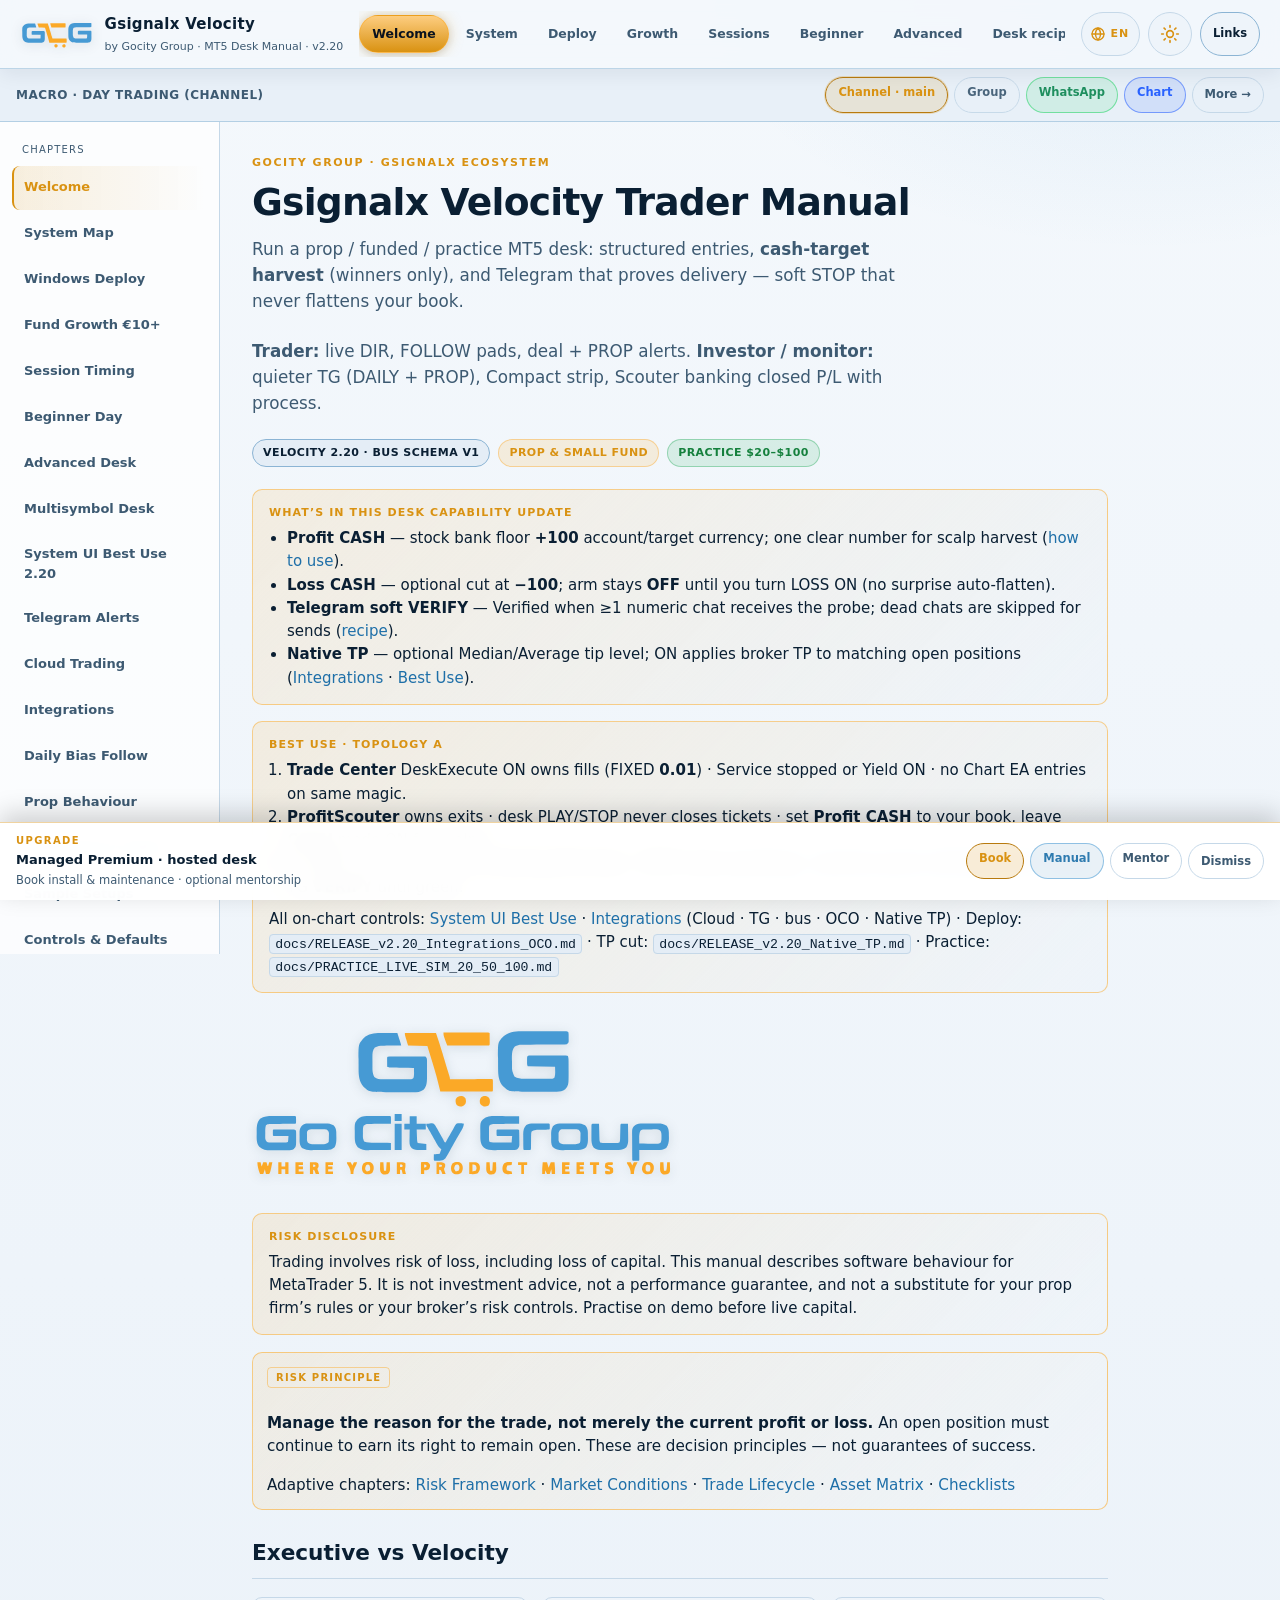
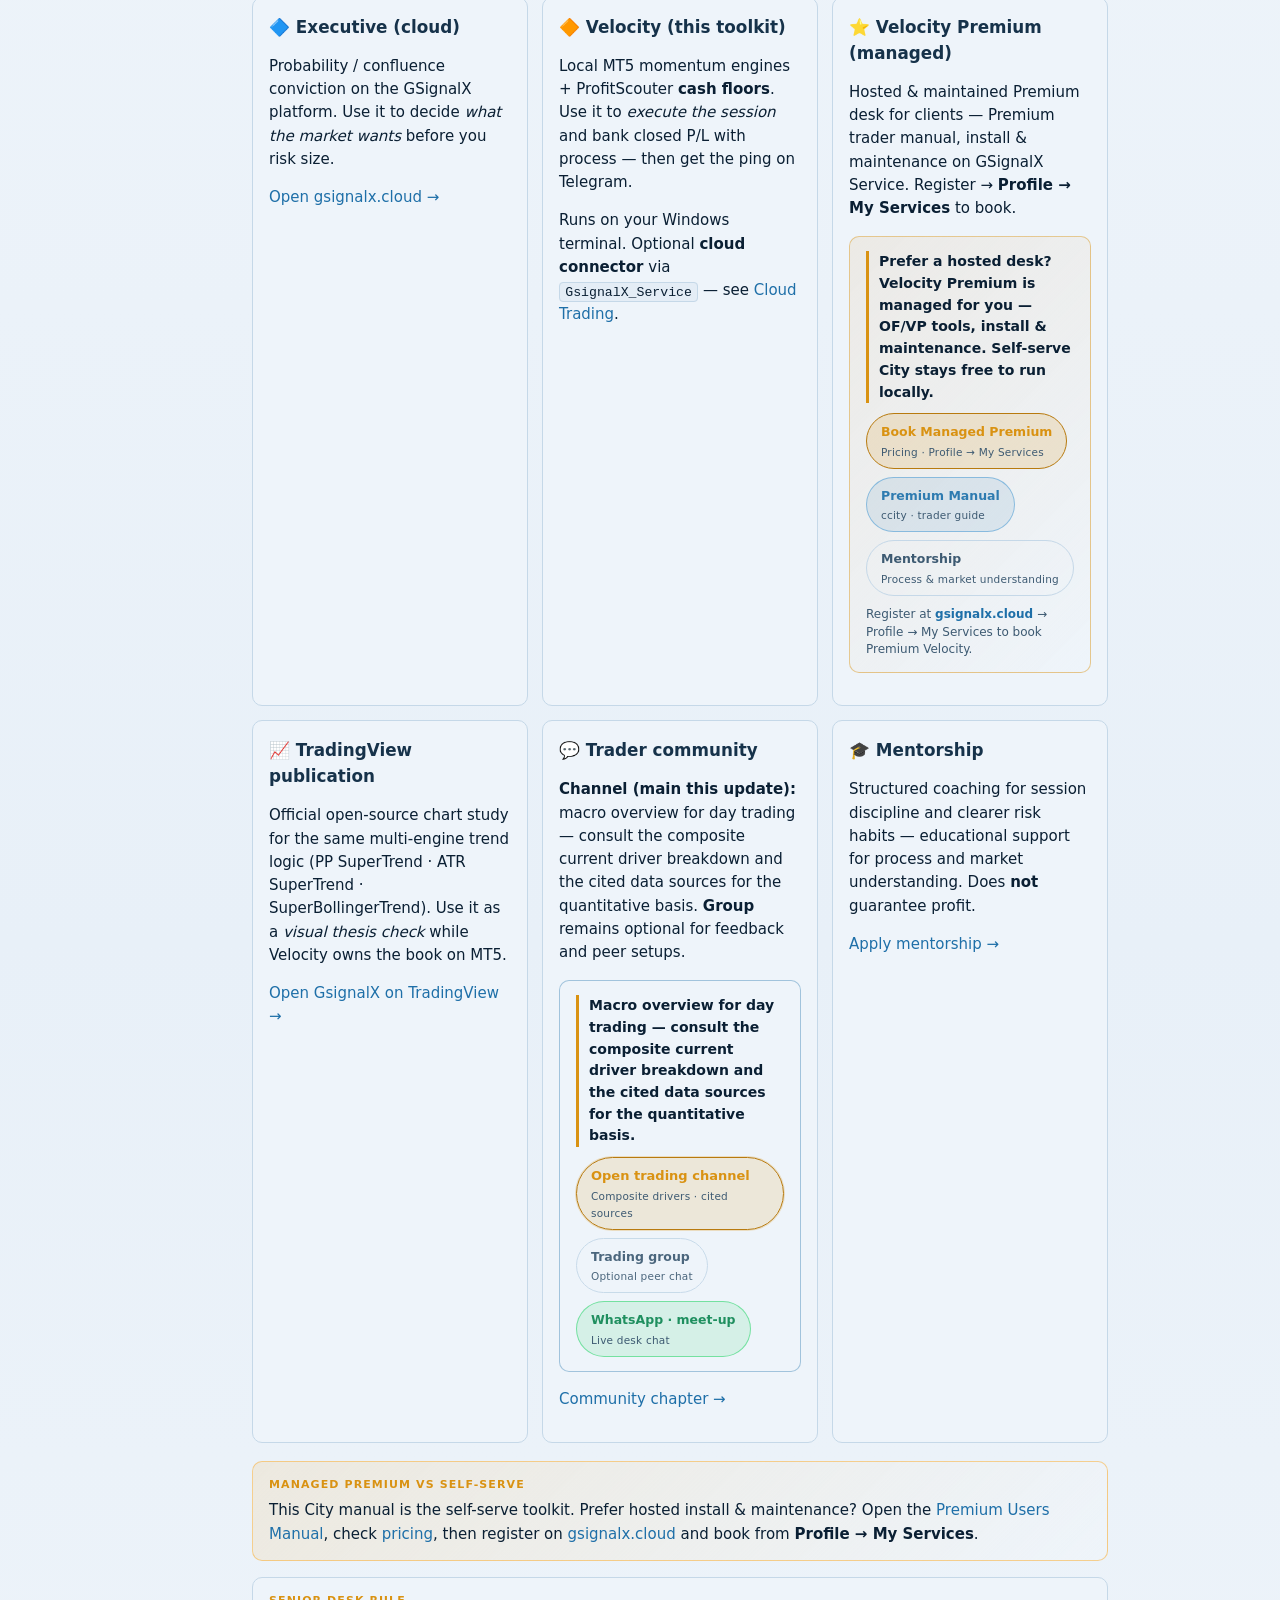
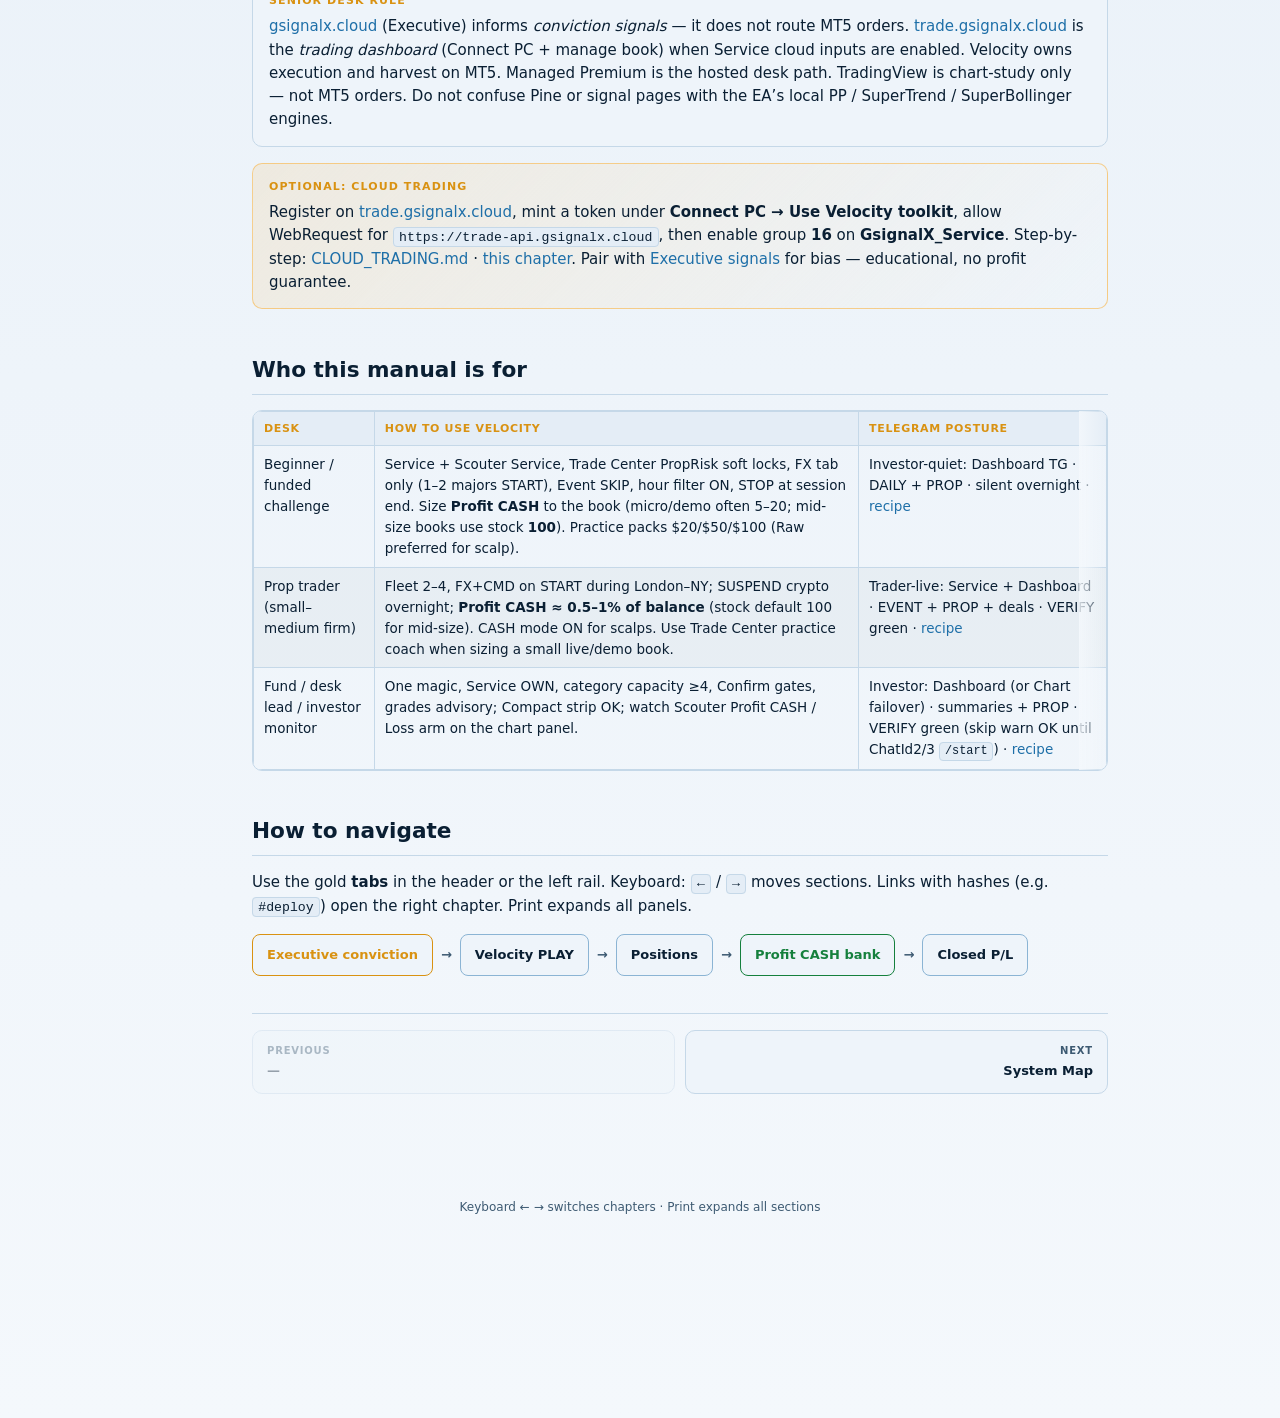
<file: docs/index.html>
<!DOCTYPE html>
<html lang="en">
<head>
<meta charset="utf-8"/>
<meta name="viewport" content="width=device-width, initial-scale=1, viewport-fit=cover"/>
<meta http-equiv="refresh" content="0; url=Gsignalx_Velocity_Users_Manual.html"/>
<link rel="canonical" href="Gsignalx_Velocity_Users_Manual.html"/>
<link rel="icon" href="assets/icons/group-icon.svg" type="image/svg+xml"/>
<meta name="color-scheme" content="dark light"/>
<meta name="description" content="Gsignalx Velocity 2.20 trader &amp; investor manual — Integrations, OCO, Profit CASH, soft VERIFY, prop desk"/>
<title>Gsignalx Velocity 2.20 — Trader &amp; Investor Manual</title>
<link rel="stylesheet" href="assets/css/gsx-docs.css"/>
<script src="assets/js/gsx-theme.js"></script>
<script>
(function () {
  try {
    var lang = null;
    var params = new URLSearchParams(location.search || "");
    var q = params.get("lang");
    if (q) lang = String(q).toLowerCase().split("-")[0];
    if (!lang) lang = localStorage.getItem("gsx-velocity-lang");
    if (lang && lang.indexOf("zh") === 0) lang = "zh";
    if (lang && lang !== "en") document.documentElement.setAttribute("data-i18n-pending", "");
  } catch (e) {}
})();
</script>
<script src="assets/js/gsx-i18n.js"></script>
<script>
location.replace("Gsignalx_Velocity_Users_Manual.html" + (location.hash || ""));
</script>
<style>
body {
  margin: 0;
  min-height: 100vh;
  min-height: 100dvh;
  display: grid;
  place-items: center;
  font-family: var(--font);
  background: var(--bg);
  color: var(--text);
  padding:
    max(24px, env(safe-area-inset-top, 0px))
    max(24px, env(safe-area-inset-right, 0px))
    max(24px, env(safe-area-inset-bottom, 0px))
    max(24px, env(safe-area-inset-left, 0px));
}
.splash { text-align: center; max-width: 28rem; width: 100%; padding: 0 8px; }
a { color: var(--gold); font-weight: 700; text-decoration: none; }
p { color: var(--muted); margin: 0.5em 0; line-height: 1.5; }
strong { color: var(--gold); }
.ver {
  display: inline-block;
  margin-top: 8px;
  font-size: 12px;
  letter-spacing: 0.06em;
  text-transform: uppercase;
  color: var(--brand-blue);
  border: 1px solid color-mix(in srgb, var(--brand-blue) 45%, transparent);
  border-radius: 999px;
  padding: 4px 10px;
}
img { margin: 0 auto 16px; display: block; max-width: min(160px, 40vw); height: auto; }
</style>
</head>
<body>
  <div class="splash">
    <img src="assets/icons/group-icon.svg" alt="Gocity Group" width="160" height="88"/>
    <p data-i18n-html="ui.splash.opening">Opening <strong>Gsignalx Velocity 2.14</strong> trader manual…</p>
    <p class="ver" data-i18n="ui.splash.version">Velocity 2.14 · bus schema v1</p>
    <p><a href="Gsignalx_Velocity_Users_Manual.html" data-i18n="ui.splash.continue">Continue if you are not redirected</a></p>
    <p style="margin-top:1.25em;font-size:0.95em" data-i18n-html="ui.splash.more">
      <strong>Trading channel (main):</strong>
      <a href="https://t.me/+yURbcVkPi1kxNDg0" target="_blank" rel="noopener noreferrer">macro overview for day trading</a>
      — composite current driver breakdown + cited data sources.
      <br/>
      <span style="opacity:0.9">Group (secondary):</span>
      <a href="https://t.me/+ZDosSHfUCLU1ZGY0" target="_blank" rel="noopener noreferrer">trading group</a>
      <br/>
      <span style="opacity:0.9">Chart foundation:</span>
      <a href="https://www.tradingview.com/script/wxa7lWXl-GsignalX-is-a-trend-following/" target="_blank" rel="noopener">GsignalX on TradingView</a>
      — visual thesis; does not place MT5 orders.
      <br/>
      <span style="opacity:0.9">Managed Premium:</span>
      <a href="https://ccity.gsignalx.cloud/Gsignalx_Velocity_Premium_Users_Manual#welcome" target="_blank" rel="noopener noreferrer">Premium Users Manual</a>
      · <a href="https://www.gsignalx.cloud/pricing" target="_blank" rel="noopener noreferrer">book install &amp; maintenance</a>
      · <a href="https://www.gsignalx.cloud/mentorship" target="_blank" rel="noopener noreferrer">mentorship</a>
      — register on gsignalx.cloud → Profile → My Services.
    </p>
    <p style="margin-top:0.75em;font-size:0.95em" data-i18n-html="ui.splash.cloud">
      <strong>New — Cloud trading:</strong>
      manage your Velocity book from the
      <a href="https://trade.gsignalx.cloud" target="_blank" rel="noopener noreferrer">trading dashboard</a>
      · <a href="Gsignalx_Velocity_Users_Manual.html#cloud">how to connect</a>
      · signals on <a href="https://www.gsignalx.cloud/" target="_blank" rel="noopener">gsignalx.cloud</a>.
    </p>
  </div>
</body>
</html>
</file>
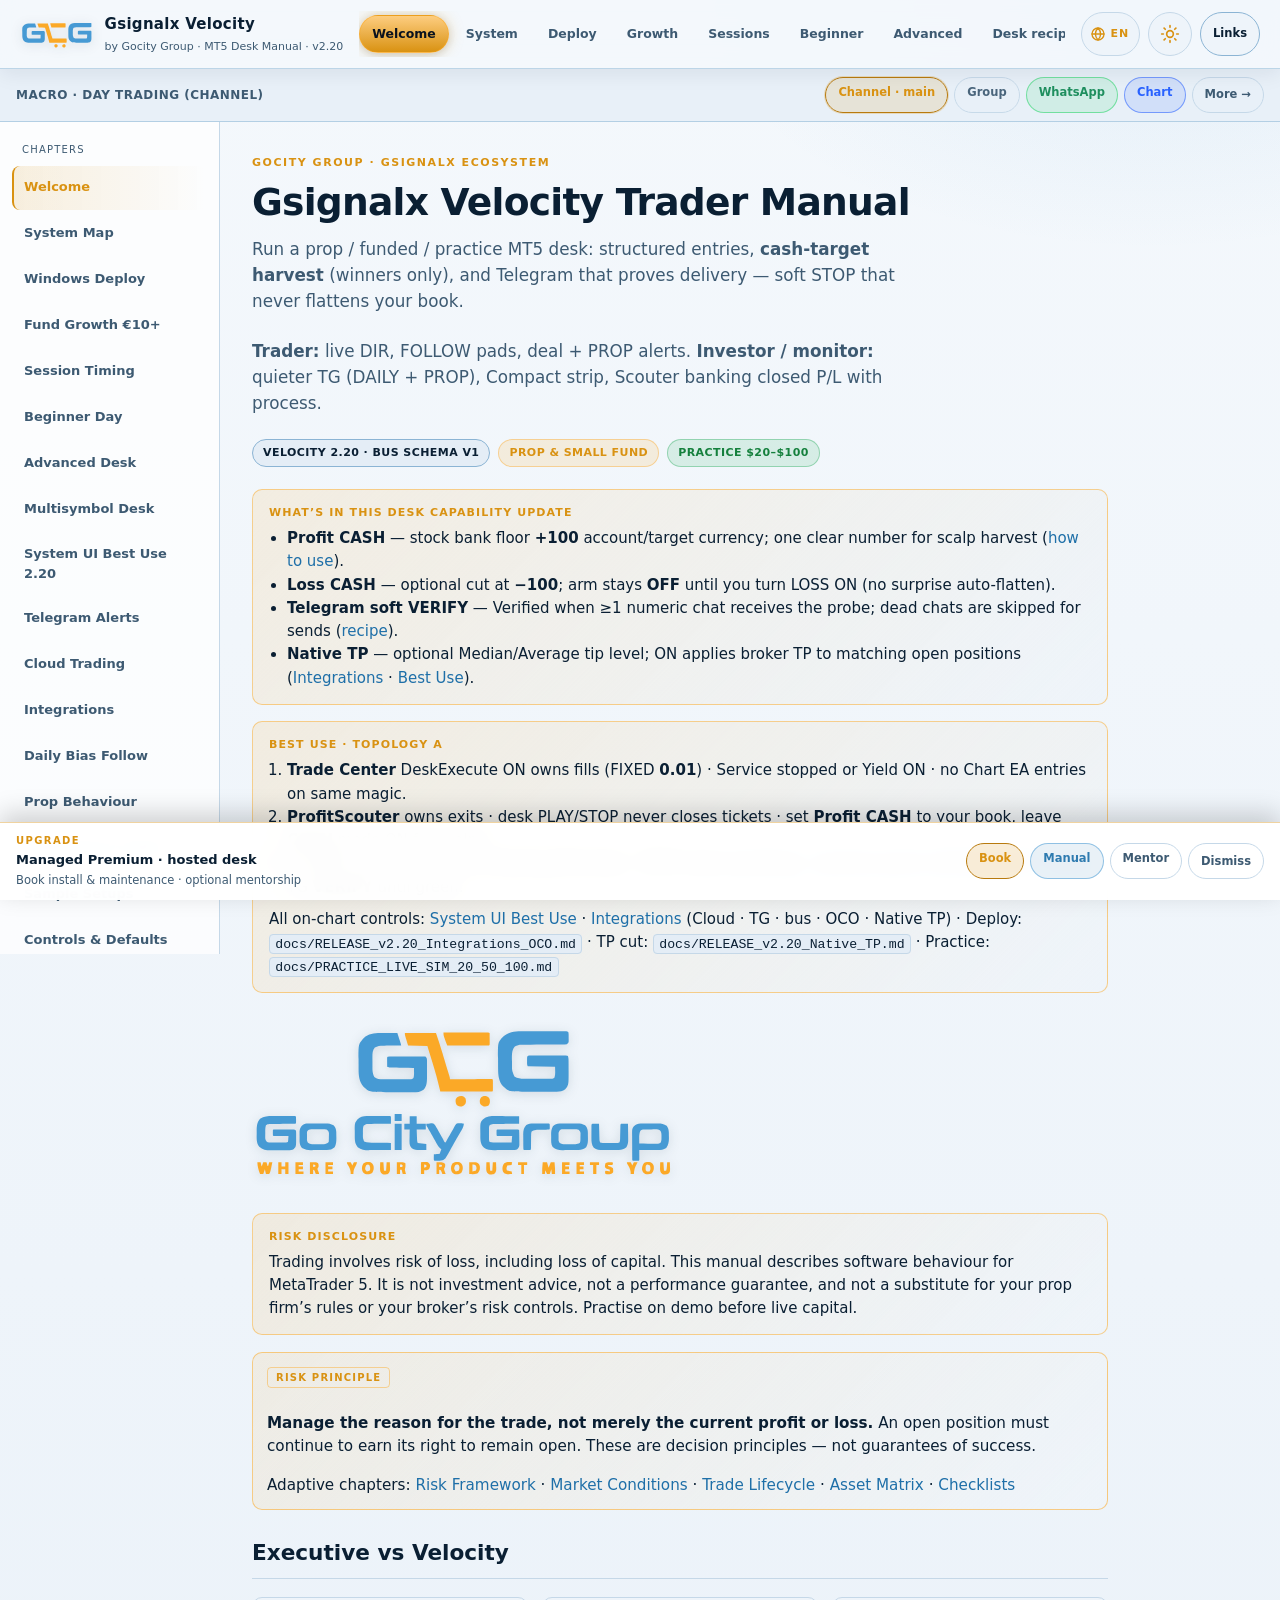
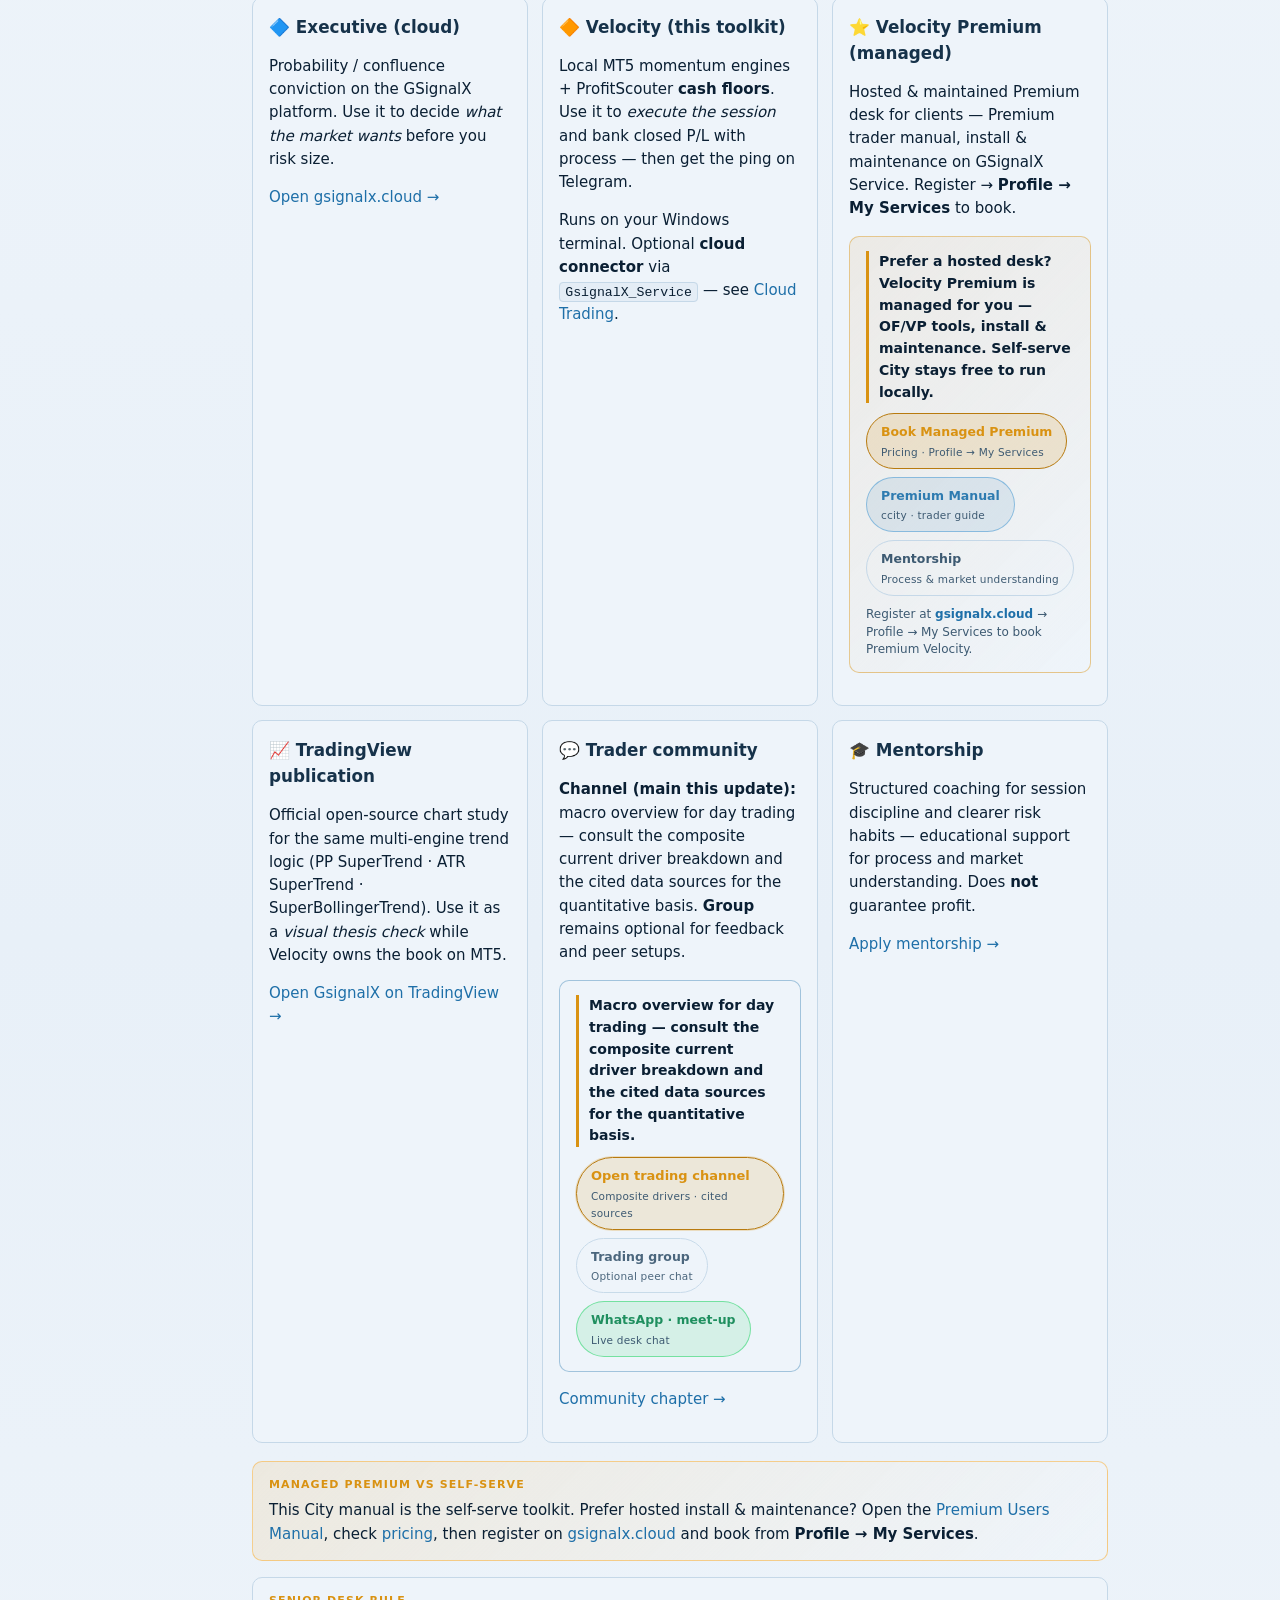
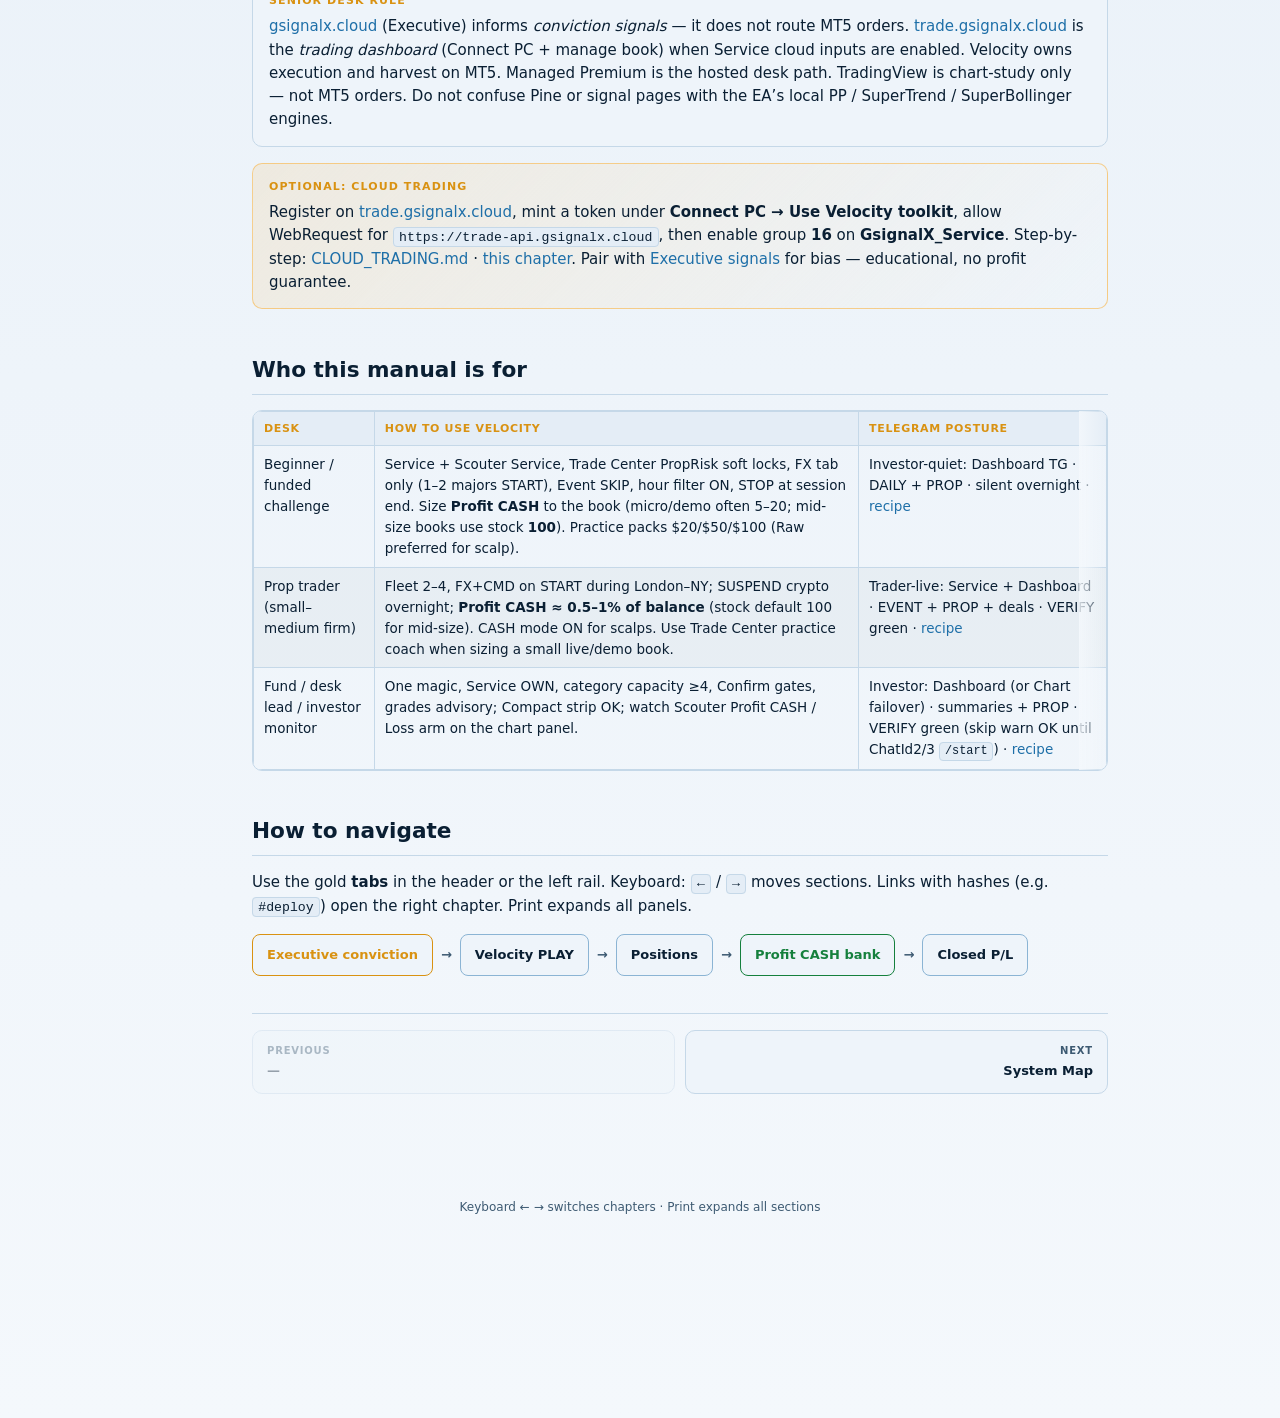
<file: docs/Gsignalx_Velocity_Users_Manual.html>
<!DOCTYPE html>
<html lang="en">
<head>
<meta charset="utf-8"/>
<meta name="viewport" content="width=device-width, initial-scale=1, viewport-fit=cover"/>
<meta name="description" content="Gsignalx Velocity 2.20 — adaptive risk trader manual. Profit CASH bank, Prop soft STOP, market-condition framework, RiskGuidance digital tips."/>
<meta name="color-scheme" content="dark light"/>
<title>Gsignalx Velocity 2.20 — Trader Manual | Gocity Group</title>
<link rel="icon" href="assets/icons/group-icon.svg" type="image/svg+xml"/>
<link rel="stylesheet" href="assets/css/gsx-docs.css"/>
<script src="assets/js/gsx-theme.js"></script>
<script>
(function () {
  try {
    var lang = null;
    var params = new URLSearchParams(location.search || "");
    var q = params.get("lang");
    if (q) lang = String(q).toLowerCase().split("-")[0];
    if (!lang) lang = localStorage.getItem("gsx-velocity-lang");
    if (lang && lang.indexOf("zh") === 0) lang = "zh";
    if (lang && lang !== "en") document.documentElement.setAttribute("data-i18n-pending", "");
  } catch (e) {}
})();
</script>
<script src="assets/js/gsx-i18n.js"></script>
<script src="assets/js/gsx-community.js"></script>
<script src="assets/js/gsx-premium.js"></script>
<style>
:root, [data-theme="dark"] {
  /* Executive / Gocity brand floor palette */
  --bg: #0A121E;
  --bg-mid: #0D2D48;
  --bg-elev: #0D2D48;
  --bg-card: #144064;
  --bg-soft: #103A5C;
  --edge: #2D6EA0;
  --edge-soft: #1E4F78;
  --text: #F2F7FC;
  --muted: #A8C4DB;
  --heading-sub: #E8ECF5;
  --gold: #FBA927;
  --gold-dim: #D99212;
  --brand-blue: #469AD4;
  --bull: #16A34A;
  --bear: #DC2626;
  --link: #7EBFE8;
  --header-bg: rgba(10, 18, 30, 0.94);
  --header-edge: rgba(70, 154, 212, 0.35);
  --rail-bg: rgba(18, 22, 30, 0.55);
  --row-stripe: rgba(255, 255, 255, 0.02);
  --shadow: 0 4px 24px rgba(0, 0, 0, 0.25);
  --glow-gold: rgba(251, 169, 39, 0.10);
  --glow-blue: rgba(70, 154, 212, 0.12);
  --tab-active-fg: #0A121E;
  --tab-glow: rgba(251, 169, 39, 0.35);
  --chip-beginner-bg: rgba(22, 163, 74, 0.14);
  --chip-beginner-fg: #4ADE80;
  --chip-beginner-edge: rgba(22, 163, 74, 0.4);
  --chip-perf-bg: rgba(220, 38, 38, 0.14);
  --chip-perf-fg: #F87171;
  --chip-perf-edge: rgba(220, 38, 38, 0.4);
  --cta-gold-hover: rgba(251, 169, 39, 0.14);
  --cta-gh-bg: rgba(70, 154, 212, 0.12);
  --cta-gh-hover: rgba(70, 154, 212, 0.22);
  --rail-active-wash: rgba(240, 185, 60, 0.18);
  --logo-shadow: drop-shadow(0 2px 8px rgba(0, 0, 0, 0.35));
  --table-fade: linear-gradient(90deg, var(--bg), transparent);
  --rail-w: 220px;
  --header-h: 68px;
  --tabs-strip-h: 0px;
  --chrome-h: var(--header-h);
  --radius: 10px;
  --font: "Segoe UI", "Candara", system-ui, sans-serif;
  --mono: Consolas, "Cascadia Mono", monospace;
  color-scheme: dark;
}
[data-theme="light"] {
  --bg: #F4F8FC;
  --bg-mid: #E8F0F8;
  --bg-elev: #FFFFFF;
  --bg-card: #EEF4FA;
  --bg-soft: #E4EDF6;
  --edge: #8BB4D4;
  --edge-soft: #C5D8E8;
  --text: #0A1F33;
  --muted: #3D5A72;
  --heading-sub: #16324A;
  --gold: #D99212;
  --gold-dim: #B87A0E;
  --brand-blue: #2E7BB0;
  --bull: #15803D;
  --bear: #B91C1C;
  --link: #1E6FA8;
  --header-bg: rgba(244, 248, 252, 0.92);
  --header-edge: rgba(46, 123, 176, 0.28);
  --rail-bg: rgba(255, 255, 255, 0.72);
  --row-stripe: rgba(10, 31, 51, 0.03);
  --shadow: 0 4px 20px rgba(10, 31, 51, 0.08);
  --glow-gold: rgba(251, 169, 39, 0.14);
  --glow-blue: rgba(70, 154, 212, 0.10);
  --tab-active-fg: #0A121E;
  --tab-glow: rgba(217, 146, 18, 0.28);
  --chip-beginner-bg: rgba(22, 163, 74, 0.12);
  --chip-beginner-fg: #15803D;
  --chip-beginner-edge: rgba(22, 163, 74, 0.35);
  --chip-perf-bg: rgba(185, 28, 28, 0.10);
  --chip-perf-fg: #B91C1C;
  --chip-perf-edge: rgba(185, 28, 28, 0.35);
  --cta-gold-hover: rgba(217, 146, 18, 0.12);
  --cta-gh-bg: rgba(46, 123, 176, 0.10);
  --cta-gh-hover: rgba(46, 123, 176, 0.18);
  --rail-active-wash: rgba(217, 146, 18, 0.14);
  --logo-shadow: drop-shadow(0 2px 6px rgba(10, 31, 51, 0.12));
  --table-fade: linear-gradient(90deg, var(--bg), transparent);
  color-scheme: light;
}
*, *::before, *::after { box-sizing: border-box; }
html {
  scroll-behavior: smooth;
  overflow-x: clip;
}
body {
  margin: 0;
  font-family: var(--font);
  font-size: 15px;
  line-height: 1.55;
  color: var(--text);
  background:
    radial-gradient(1200px 600px at 10% -10%, var(--glow-gold), transparent 55%),
    radial-gradient(900px 500px at 90% 0%, var(--glow-blue), transparent 50%),
    linear-gradient(180deg, var(--bg) 0%, var(--bg-mid) 55%, var(--bg) 100%);
  min-height: 100vh;
  min-height: 100dvh;
  overflow-x: clip;
  transition: color 0.25s ease, background 0.35s ease;
}
img, svg, video { max-width: 100%; height: auto; }
a { color: var(--link); text-decoration: none; }
a:hover { text-decoration: underline; color: var(--gold); }
code, .mono {
  font-family: var(--mono);
  font-size: 0.88em;
  background: var(--bg-soft);
  padding: 0.12em 0.4em;
  border-radius: 4px;
  border: 1px solid var(--edge-soft);
}
pre {
  background: var(--bg-elev);
  border: 1px solid var(--edge-soft);
  border-radius: var(--radius);
  padding: 14px 16px;
  overflow-x: auto;
  max-width: 100%;
  font-family: var(--mono);
  font-size: 12.5px;
  line-height: 1.45;
  -webkit-overflow-scrolling: touch;
  white-space: pre;
  tab-size: 2;
  color: var(--text);
}
pre code { background: none; border: none; padding: 0; color: inherit; }

/* Tables: scroll wrapper (JS wraps bare tables once — DRY) */
.table-scroll {
  position: relative;
  width: 100%;
  max-width: 100%;
  margin: 1em 0 1.25em;
  overflow-x: auto;
  -webkit-overflow-scrolling: touch;
  border-radius: var(--radius);
  border: 1px solid var(--edge-soft);
  scrollbar-width: thin;
}
.table-scroll::after {
  content: "";
  pointer-events: none;
  position: absolute;
  top: 0;
  right: 0;
  bottom: 0;
  width: 28px;
  background: var(--table-fade);
  opacity: 0.85;
}
.table-scroll table {
  margin: 0;
  border: none;
  width: 100%;
  min-width: 520px;
}

/* Header */
.site-header {
  position: sticky;
  top: 0;
  z-index: 100;
  background: var(--header-bg);
  backdrop-filter: blur(12px);
  -webkit-backdrop-filter: blur(12px);
  border-bottom: 1px solid var(--header-edge);
  box-shadow: var(--shadow);
  padding-top: env(safe-area-inset-top, 0px);
  padding-left: env(safe-area-inset-left, 0px);
  padding-right: env(safe-area-inset-right, 0px);
  transition: background 0.3s ease, border-color 0.3s ease, box-shadow 0.3s ease;
}
.header-bar {
  display: flex;
  align-items: center;
  gap: 12px 16px;
  min-height: var(--header-h);
  padding: 0 20px;
}
.brand {
  display: flex;
  align-items: center;
  gap: 12px;
  flex-shrink: 0;
  text-decoration: none;
  color: inherit;
  min-height: 44px;
}
.brand-mark {
  height: 40px;
  width: auto;
  max-width: 120px;
  object-fit: contain;
  object-position: left center;
  filter: var(--logo-shadow);
}
.header-actions {
  display: flex;
  align-items: center;
  gap: 8px;
  flex-shrink: 0;
  margin-left: auto;
}
.brand-text strong {
  display: block;
  font-size: 15px;
  letter-spacing: 0.02em;
  color: var(--text);
}
.brand-text span {
  display: block;
  font-size: 11px;
  color: var(--muted);
  margin-top: 1px;
}
.header-tabs {
  display: flex;
  gap: 4px;
  overflow-x: auto;
  flex: 1;
  min-width: 0;
  padding: 4px 0;
  scrollbar-width: thin;
  scroll-snap-type: x proximity;
  -webkit-overflow-scrolling: touch;
}
.tab-btn {
  appearance: none;
  border: 1px solid transparent;
  background: transparent;
  color: var(--muted);
  font: inherit;
  font-size: 12.5px;
  font-weight: 600;
  padding: 8px 12px;
  min-height: 36px;
  border-radius: 999px;
  cursor: pointer;
  white-space: nowrap;
  scroll-snap-align: center;
  transition: background 0.15s, color 0.15s, border-color 0.15s, box-shadow 0.15s;
}
.tab-btn:hover { color: var(--text); background: var(--bg-soft); }
.tab-btn:focus-visible,
.theme-toggle:focus-visible,
.header-cta:focus-visible,
.chapter-nav button:focus-visible,
.rail-btn:focus-visible {
  outline: 2px solid var(--gold);
  outline-offset: 2px;
}
.tab-btn.active {
  color: var(--tab-active-fg);
  background: linear-gradient(180deg, #FDCD80, var(--gold));
  border-color: rgba(251, 169, 39, 0.55);
  box-shadow: 0 0 16px var(--tab-glow), 0 2px 8px rgba(0, 0, 0, 0.15);
}
.header-cta {
  display: inline-flex;
  align-items: center;
  justify-content: center;
  gap: 6px;
  padding: 8px 12px;
  min-height: 44px;
  border-radius: 999px;
  background: var(--bg-card);
  border: 1px solid var(--gold-dim);
  color: var(--gold);
  font-size: 11.5px;
  font-weight: 700;
  text-decoration: none;
  white-space: nowrap;
  transition: background 0.15s, color 0.15s;
}
.header-cta:hover { background: var(--cta-gold-hover); text-decoration: none; color: var(--gold); }
.header-cta.gh {
  border-color: rgba(70, 154, 212, 0.55);
  color: var(--brand-blue);
  background: var(--cta-gh-bg);
}
.header-cta.gh:hover { background: var(--cta-gh-hover); color: var(--link); }
.header-cta.community {
  border-color: rgba(70, 154, 212, 0.55);
  color: var(--brand-blue);
  background: var(--cta-gh-bg);
}
.header-cta.community:hover { background: var(--cta-gh-hover); color: var(--link); }
.header-cta.community .cm-short { display: none; }
.header-cta.tv {
  border-color: rgba(41, 98, 255, 0.55);
  color: #2962ff;
  background: color-mix(in srgb, #2962ff 12%, var(--bg-card));
}
.header-cta.tv:hover { background: color-mix(in srgb, #2962ff 22%, var(--bg-card)); color: #2962ff; text-decoration: none; }
.header-cta.tv .tv-short { display: none; }
.header-cta.premium {
  border-color: color-mix(in srgb, var(--gold) 55%, transparent);
  color: var(--gold);
  background: color-mix(in srgb, var(--gold) 14%, var(--bg-card));
}
.header-cta.premium:hover {
  background: color-mix(in srgb, var(--gold) 24%, var(--bg-card));
  color: var(--gold);
  text-decoration: none;
}
.header-cta.premium .prm-short { display: none; }

/* Compact Links menu — replaces stacked header CTAs */
.header-links {
  position: relative;
}
.header-links > summary {
  list-style: none;
  cursor: pointer;
  user-select: none;
}
.header-links > summary::-webkit-details-marker { display: none; }
.header-cta.links-toggle {
  border-color: var(--edge);
  color: var(--text);
  background: var(--bg-card);
  gap: 0;
}
.header-cta.links-toggle:hover {
  border-color: var(--brand-blue);
  color: var(--link);
  background: var(--cta-gh-bg);
  text-decoration: none;
}
.header-links .links-short { display: none; }
.header-links-panel {
  position: absolute;
  right: 0;
  top: calc(100% + 8px);
  z-index: 60;
  width: min(320px, calc(100vw - 24px));
  padding: 8px;
  border-radius: 12px;
  border: 1px solid var(--edge);
  background: var(--bg-elev);
  box-shadow: 0 16px 40px rgba(0, 0, 0, 0.35);
  display: flex;
  flex-direction: column;
  gap: 2px;
}
.header-link-item {
  display: flex;
  flex-direction: column;
  gap: 2px;
  padding: 10px 12px;
  border-radius: 8px;
  text-decoration: none;
  color: var(--text);
}
.header-link-item:hover {
  background: color-mix(in srgb, var(--brand-blue) 14%, transparent);
  text-decoration: none;
}
.header-link-item strong {
  font-size: 13px;
  font-weight: 700;
  color: var(--text);
}
.header-link-item span {
  font-size: 11px;
  color: var(--muted);
  line-height: 1.35;
}
.header-link-item.premium {
  border: 1px solid color-mix(in srgb, var(--gold) 40%, transparent);
  background: color-mix(in srgb, var(--gold) 10%, transparent);
  margin-bottom: 4px;
}
.header-link-item.premium strong { color: var(--gold); }
.header-link-item.premium:hover {
  background: color-mix(in srgb, var(--gold) 18%, transparent);
}

.theme-toggle {
  appearance: none;
  position: relative;
  width: 44px;
  height: 44px;
  flex-shrink: 0;
  border-radius: 999px;
  border: 1px solid var(--edge-soft);
  background: var(--bg-card);
  color: var(--gold);
  cursor: pointer;
  display: inline-flex;
  align-items: center;
  justify-content: center;
  transition: background 0.2s, border-color 0.2s, transform 0.25s;
}
.theme-toggle:hover { background: var(--bg-soft); border-color: var(--edge); }
.theme-toggle svg {
  width: 20px;
  height: 20px;
  position: absolute;
  transition: opacity 0.25s ease, transform 0.35s ease;
}
.theme-toggle .icon-sun { opacity: 0; transform: rotate(-90deg) scale(0.6); }
.theme-toggle .icon-moon { opacity: 1; transform: rotate(0) scale(1); }
[data-theme="light"] .theme-toggle .icon-sun { opacity: 1; transform: rotate(0) scale(1); }
[data-theme="light"] .theme-toggle .icon-moon { opacity: 0; transform: rotate(90deg) scale(0.6); }

/* Layout */
.shell {
  display: grid;
  grid-template-columns: var(--rail-w) minmax(0, 1fr);
  max-width: 1280px;
  margin: 0 auto;
  min-height: calc(100vh - var(--chrome-h));
  min-height: calc(100dvh - var(--chrome-h));
}
.rail {
  position: sticky;
  top: var(--chrome-h);
  height: calc(100vh - var(--chrome-h));
  height: calc(100dvh - var(--chrome-h));
  overflow-y: auto;
  padding: 20px 12px 40px;
  border-right: 1px solid var(--edge-soft);
  background: var(--rail-bg);
  transition: background 0.3s ease;
}
.rail-label {
  font-size: 10px;
  text-transform: uppercase;
  letter-spacing: 0.12em;
  color: var(--muted);
  padding: 0 10px 8px;
}
.rail-btn {
  display: block;
  width: 100%;
  text-align: left;
  appearance: none;
  border: none;
  background: transparent;
  color: var(--muted);
  font: inherit;
  font-size: 13px;
  font-weight: 600;
  padding: 10px 12px;
  min-height: 44px;
  border-radius: 8px;
  cursor: pointer;
  margin-bottom: 2px;
}
.rail-btn:hover { background: var(--bg-soft); color: var(--text); }
.rail-btn.active {
  background: linear-gradient(90deg, var(--rail-active-wash), transparent);
  color: var(--gold);
  border-left: 2px solid var(--gold);
  padding-left: 10px;
}
.main {
  padding: 28px 32px 80px;
  max-width: 920px;
  min-width: 0;
  padding-bottom: calc(80px + env(safe-area-inset-bottom, 0px));
}
.panel { display: none; animation: fadeIn 0.22s ease; }
.panel.active { display: block; }
@keyframes fadeIn {
  from { opacity: 0; transform: translateY(6px); }
  to { opacity: 1; transform: none; }
}

/* Typography */
.kicker {
  display: inline-flex;
  align-items: center;
  gap: 8px;
  font-size: 11px;
  font-weight: 700;
  letter-spacing: 0.14em;
  text-transform: uppercase;
  color: var(--gold);
  margin-bottom: 10px;
}
h1 {
  font-size: clamp(1.55rem, 3vw, 2.35rem);
  line-height: 1.15;
  margin: 0 0 12px;
  letter-spacing: -0.02em;
}
h2 {
  font-size: 1.35rem;
  margin: 2em 0 0.6em;
  color: var(--text);
  border-bottom: 1px solid var(--edge-soft);
  padding-bottom: 8px;
}
h2:first-of-type { margin-top: 1.2em; }
h3 { font-size: 1.05rem; margin: 1.5em 0 0.5em; color: var(--heading-sub); }
.lede { font-size: 1.05rem; color: var(--muted); max-width: 62ch; margin: 0 0 1.4em; }
.meta-row {
  display: flex;
  flex-wrap: wrap;
  gap: 8px;
  margin: 0 0 1.5em;
}

/* Chips & callouts */
.chip {
  display: inline-flex;
  align-items: center;
  gap: 6px;
  padding: 4px 10px;
  border-radius: 999px;
  font-size: 11px;
  font-weight: 700;
  letter-spacing: 0.04em;
  text-transform: uppercase;
  border: 1px solid var(--edge);
}
.chip-beginner {
  background: var(--chip-beginner-bg);
  color: var(--chip-beginner-fg);
  border-color: var(--chip-beginner-edge);
}
.chip-advanced { background: rgba(70, 154, 212, 0.16); color: var(--link); border-color: rgba(70, 154, 212, 0.4); }
.chip-prop { background: rgba(251, 169, 39, 0.14); color: var(--gold); border-color: rgba(251, 169, 39, 0.4); }
.chip-perf {
  background: var(--chip-perf-bg);
  color: var(--chip-perf-fg);
  border-color: var(--chip-perf-edge);
}
.chip-version { background: var(--bg-soft); color: var(--text); border-color: var(--edge); }

.callout {
  border-radius: var(--radius);
  padding: 14px 16px;
  margin: 1.1em 0;
  border: 1px solid var(--edge-soft);
  background: var(--bg-card);
  max-width: 100%;
}
.callout.gold { border-color: rgba(251, 169, 39, 0.5); background: linear-gradient(135deg, rgba(251, 169, 39, 0.12), var(--bg-card)); }
.callout.bull { border-color: rgba(22, 163, 74, 0.4); }
.callout.bear { border-color: rgba(220, 38, 38, 0.45); }
.callout.warn { border-color: rgba(251, 169, 39, 0.55); }
.callout strong.label { display: block; font-size: 11px; letter-spacing: 0.1em; text-transform: uppercase; margin-bottom: 6px; color: var(--gold); }

/* Adaptive risk guidance blocks */
.risk-block {
  border-radius: var(--radius);
  padding: 12px 14px;
  margin: 1em 0;
  border: 1px solid rgba(70, 154, 212, 0.45);
  background: linear-gradient(135deg, rgba(70, 154, 212, 0.10), var(--bg-card));
  font-size: 0.95rem;
}
.risk-block .rb-tag {
  display: inline-block;
  font-size: 10px;
  font-weight: 700;
  letter-spacing: 0.12em;
  text-transform: uppercase;
  color: var(--brand-blue);
  border: 1px solid rgba(70, 154, 212, 0.4);
  border-radius: 4px;
  padding: 2px 8px;
  margin-bottom: 8px;
}
.risk-block.warn {
  border-color: rgba(251, 169, 39, 0.55);
  background: linear-gradient(135deg, rgba(251, 169, 39, 0.10), var(--bg-card));
}
.risk-block.warn .rb-tag { color: var(--gold); border-color: rgba(251, 169, 39, 0.45); }
.risk-block.bear {
  border-color: rgba(220, 38, 38, 0.45);
  background: linear-gradient(135deg, rgba(220, 38, 38, 0.08), var(--bg-card));
}
.risk-block.bear .rb-tag { color: var(--bear); border-color: rgba(220, 38, 38, 0.4); }
.risk-block ul { margin: 0.35em 0 0; padding-left: 1.2em; }
.risk-block p:last-child { margin-bottom: 0; }
.decision-tree {
  font-family: var(--mono);
  font-size: 13px;
  line-height: 1.55;
  background: var(--bg-soft);
  border: 1px solid var(--edge-soft);
  border-radius: var(--radius);
  padding: 14px 16px;
  overflow-x: auto;
  white-space: pre;
}
.card-grid {
  display: grid;
  grid-template-columns: repeat(auto-fit, minmax(min(240px, 100%), 1fr));
  gap: 14px;
  margin: 1.2em 0;
}
.card {
  background: var(--bg-card);
  border: 1px solid var(--edge-soft);
  border-radius: var(--radius);
  padding: 16px;
  min-width: 0;
}
.card h3 { margin-top: 0; }
.card .num {
  font-size: 28px;
  font-weight: 800;
  color: var(--gold);
  letter-spacing: -0.03em;
}
.day-card {
  background: linear-gradient(160deg, var(--bg-card), var(--bg-soft));
  border: 1px solid var(--edge);
  border-radius: 12px;
  padding: 18px 20px;
  margin: 1.2em 0;
}
.day-card header {
  display: flex;
  justify-content: space-between;
  align-items: baseline;
  flex-wrap: wrap;
  gap: 12px;
  margin-bottom: 10px;
}
.day-card header h3 { margin: 0; }

table {
  width: 100%;
  border-collapse: collapse;
  font-size: 13.5px;
  margin: 1em 0;
}
th, td {
  border: 1px solid var(--edge-soft);
  padding: 8px 10px;
  text-align: left;
  vertical-align: top;
}
th {
  background: var(--bg-soft);
  color: var(--gold);
  font-size: 11px;
  text-transform: uppercase;
  letter-spacing: 0.06em;
}
tr:nth-child(even) td { background: var(--row-stripe); }
.checklist { list-style: none; padding: 0; margin: 0.8em 0; }
.checklist li {
  position: relative;
  padding: 8px 10px 8px 36px;
  border-bottom: 1px solid var(--edge-soft);
}
.checklist li::before {
  content: "";
  position: absolute;
  left: 8px;
  top: 11px;
  width: 16px;
  height: 16px;
  border: 2px solid var(--gold-dim);
  border-radius: 4px;
}
.flow {
  display: flex;
  flex-wrap: wrap;
  align-items: center;
  gap: 8px;
  margin: 1.2em 0;
  font-size: 13px;
  font-weight: 700;
}
.flow .node {
  background: var(--bg-card);
  border: 1px solid var(--edge);
  padding: 10px 14px;
  border-radius: 8px;
}
.flow .node.gold { border-color: var(--gold); color: var(--gold); }
.flow .node.bull { border-color: var(--bull); color: var(--bull); }
.flow .arrow { color: var(--muted); }

.chapter-nav {
  display: flex;
  gap: 10px;
  margin: 2.5em 0 0;
  padding-top: 16px;
  border-top: 1px solid var(--edge-soft);
}
.chapter-nav button {
  appearance: none;
  flex: 1;
  min-height: 48px;
  padding: 12px 14px;
  border-radius: var(--radius);
  border: 1px solid var(--edge-soft);
  background: var(--bg-card);
  color: var(--text);
  font: inherit;
  font-size: 13px;
  font-weight: 700;
  cursor: pointer;
  text-align: left;
  transition: background 0.15s, border-color 0.15s;
}
.chapter-nav button:hover:not(:disabled) {
  background: var(--bg-soft);
  border-color: var(--edge);
}
.chapter-nav button:disabled {
  opacity: 0.4;
  cursor: not-allowed;
}
.chapter-nav button span {
  display: block;
  font-size: 10px;
  font-weight: 600;
  letter-spacing: 0.08em;
  text-transform: uppercase;
  color: var(--muted);
  margin-bottom: 2px;
}
.chapter-nav #nextChapter { text-align: right; }

.kbd-hint {
  margin-top: 24px;
  font-size: 12px;
  color: var(--muted);
  text-align: center;
  padding: 0 16px calc(24px + env(safe-area-inset-bottom, 0px));
}
.kbd-hint .hint-mobile { display: none; }
.header-cta.gh .gh-short { display: none; }
.header-cta.community .cm-short { display: none; }
.header-cta.premium .prm-short { display: none; }
.header-links .links-short { display: none; }
.footer-note {
  margin-top: 48px;
  padding-top: 16px;
  border-top: 1px solid var(--edge-soft);
  font-size: 12px;
  color: var(--muted);
}
.brand-logo-hero {
  max-width: min(420px, 100%);
  height: auto;
  display: block;
  filter: var(--logo-shadow);
}

@media (max-width: 900px) {
  :root, [data-theme="dark"], [data-theme="light"] {
    --tabs-strip-h: 52px;
    --chrome-h: calc(var(--header-h) + var(--tabs-strip-h) + env(safe-area-inset-top, 0px));
  }
  .header-bar {
    display: grid;
    grid-template-columns: minmax(0, 1fr) auto;
    grid-template-areas:
      "brand actions"
      "tabs tabs";
    align-items: center;
    gap: 0;
    padding: 0;
    min-height: 0;
  }
  .brand {
    grid-area: brand;
    padding: 8px 12px 8px 16px;
  }
  .header-actions {
    grid-area: actions;
    margin-left: 0;
    padding: 8px 12px 8px 0;
    gap: 6px;
  }
  .header-tabs {
    grid-area: tabs;
    flex: none;
    width: 100%;
    gap: 6px;
    padding: 6px 12px 10px;
    border-top: 1px solid var(--edge-soft);
    mask-image: linear-gradient(90deg, transparent, #000 12px, #000 calc(100% - 12px), transparent);
    -webkit-mask-image: linear-gradient(90deg, transparent, #000 12px, #000 calc(100% - 12px), transparent);
  }
  .tab-btn {
    min-height: 44px;
    padding: 10px 14px;
    font-size: 13px;
  }
  .shell { grid-template-columns: 1fr; }
  .rail { display: none; }
  .main {
    padding: 20px 16px 64px;
    padding-bottom: calc(64px + env(safe-area-inset-bottom, 0px));
    max-width: 100%;
  }
  .header-cta span.hide-sm { display: none; }
  .brand-text { display: none; }
  .header-cta { padding: 8px 12px; font-size: 11px; }
  .kbd-hint .hint-desk { display: none; }
  .kbd-hint .hint-mobile { display: inline; }
  .table-scroll table { min-width: 440px; }
  h1 { font-size: 1.45rem; line-height: 1.25; overflow-wrap: anywhere; }
  .lede { font-size: 1rem; }
  .callout { padding: 12px 14px; font-size: 0.95rem; }
  .meta-row { gap: 6px; }
  .chip { font-size: 11px; padding: 4px 8px; }
  pre {
    font-size: 11px;
    padding: 12px;
    line-height: 1.4;
  }
  code { word-break: break-word; overflow-wrap: anywhere; }
  th, td { padding: 8px 10px; font-size: 13px; }
  .chapter-nav { gap: 8px; }
  .chapter-nav button { min-height: 44px; }
}

@media (max-width: 480px) {
  :root, [data-theme="dark"], [data-theme="light"] {
    --header-h: 56px;
  }
  body { font-size: 14.5px; }
  .brand-mark { height: 34px; max-width: 96px; }
  .header-cta.gh .gh-full { display: none; }
  .header-cta.gh .gh-short { display: inline; }
  .header-cta.community .cm-full { display: none; }
  .header-cta.community .cm-short { display: inline; }
  .header-cta.tv .tv-full { display: none; }
  .header-cta.tv .tv-short { display: inline; }
  .header-cta.premium .prm-full { display: none; }
  .header-cta.premium .prm-short { display: inline; }
  .header-links .links-full { display: none; }
  .header-links .links-short { display: inline; }
  .header-actions { gap: 4px; }
  .main {
    padding: 16px 12px 56px;
    padding-bottom: calc(56px + env(safe-area-inset-bottom, 0px));
  }
  .card-grid { grid-template-columns: 1fr; gap: 12px; }
  .day-card { padding: 14px 12px; }
  h1 { font-size: 1.28rem; }
  h2 { font-size: 1.12rem; }
  .table-scroll table { min-width: 360px; }
  .table-scroll::after { width: 18px; }
  .brand-logo-hero { max-width: min(280px, 88vw); margin-inline: auto; }
  .site-header { box-shadow: 0 2px 12px rgba(0, 0, 0, 0.18); }
}

@media print {
  :root, [data-theme="dark"], [data-theme="light"] {
    --bg: #fff;
    --text: #111;
    --muted: #444;
    --heading-sub: #111;
    --bg-card: #fff;
    --bg-soft: #f5f5f5;
    --bg-elev: #fff;
    --edge-soft: #ccc;
    --row-stripe: transparent;
  }
  body { background: #fff; color: #111; }
  .site-header, .rail, .header-cta, .theme-toggle, .lang-switch, .kbd-hint, .chapter-nav, .gsx-community-strip, .gsx-premium-rail { display: none !important; }
  .shell { display: block; }
  .panel { display: block !important; page-break-before: always; }
  .panel:first-of-type { page-break-before: avoid; }
  .tab-btn, .rail-btn { display: none; }
  a { color: #0B3D5C; }
  th, td, .card, .callout, .day-card { border-color: #ccc; background: #fff !important; color: #111; }
  th { color: #0B3D5C; }
  .table-scroll { overflow: visible; }
  .table-scroll::after { display: none; }
  .table-scroll table { min-width: 0; }
}
</style>
</head>
<body>

<header class="site-header">
  <div class="header-bar">
    <a class="brand" href="#welcome" data-tab="welcome">
      <img class="brand-mark" src="assets/icons/group-icon.svg" width="120" height="66" alt="Gocity Group"/>
      <div class="brand-text">
        <strong>Gsignalx Velocity</strong>
        <span data-i18n="ui.brand.tagline">by Gocity Group · MT5 Desk Manual · v2.20</span>
      </div>
    </a>
    <nav class="header-tabs" id="headerTabs" aria-label="Manual sections" data-i18n-attr="aria-label:ui.nav.sections"></nav>
    <div class="header-actions">
      <button type="button" class="theme-toggle" id="themeToggle" aria-label="Switch to light mode" title="Theme">
        <svg class="icon-moon" viewBox="0 0 24 24" fill="none" stroke="currentColor" stroke-width="2" stroke-linecap="round" stroke-linejoin="round" aria-hidden="true">
          <path d="M21 14.5A8.5 8.5 0 1 1 9.5 3 7 7 0 0 0 21 14.5z"/>
        </svg>
        <svg class="icon-sun" viewBox="0 0 24 24" fill="none" stroke="currentColor" stroke-width="2" stroke-linecap="round" stroke-linejoin="round" aria-hidden="true">
          <circle cx="12" cy="12" r="4"/>
          <path d="M12 2v2M12 20v2M4.93 4.93l1.41 1.41M17.66 17.66l1.41 1.41M2 12h2M20 12h2M4.93 19.07l1.41-1.41M17.66 6.34l1.41-1.41"/>
        </svg>
      </button>
      <details class="header-links">
        <summary class="header-cta links-toggle" title="Service, Premium, community, chart" data-i18n-attr="title:ui.links.menuTitle">
          <span class="links-full" data-i18n="ui.links.menu">Links</span><span class="links-short">···</span>
        </summary>
        <div class="header-links-panel" role="menu" aria-label="Quick links" data-i18n-attr="aria-label:ui.links.aria">
          <a role="menuitem" class="header-link-item premium" href="https://ccity.gsignalx.cloud/Gsignalx_Velocity_Premium_Users_Manual#welcome" target="_blank" rel="noopener noreferrer">
            <strong data-i18n="ui.links.premium.title">Managed Premium</strong>
            <span data-i18n="ui.links.premium.hint">Hosted desk manual · book via Service</span>
          </a>
          <a role="menuitem" class="header-link-item" href="https://www.gsignalx.cloud/pricing" target="_blank" rel="noopener noreferrer">
            <strong data-i18n="ui.links.pricing.title">Book &amp; pricing</strong>
            <span data-i18n="ui.links.pricing.hint">Install &amp; maintenance · Profile → My Services</span>
          </a>
          <a role="menuitem" class="header-link-item" href="https://www.gsignalx.cloud/" target="_blank" rel="noopener">
            <strong data-i18n="ui.links.service.title">Executive / Service</strong>
            <span>gsignalx.cloud</span>
          </a>
          <a role="menuitem" class="header-link-item" href="#integrations" data-tab="integrations">
            <strong data-i18n="ui.links.integrations.title">Integrations</strong>
            <span data-i18n="ui.links.integrations.hint">Cloud · TG · bus · OCO · ScoutLink · TP</span>
          </a>
          <a role="menuitem" class="header-link-item" href="#cloud" data-tab="cloud">
            <strong data-i18n="ui.links.cloud.title">Cloud trading</strong>
            <span data-i18n="ui.links.cloud.hint">Service connector · remote book</span>
          </a>
          <a role="menuitem" class="header-link-item" href="https://trade.gsignalx.cloud" target="_blank" rel="noopener noreferrer">
            <strong data-i18n="ui.links.trade.title">Trading dashboard</strong>
            <span>trade.gsignalx.cloud</span>
          </a>
          <a role="menuitem" class="header-link-item" href="https://www.gsignalx.cloud/mentorship" target="_blank" rel="noopener noreferrer">
            <strong data-i18n="ui.links.mentor.title">Mentorship</strong>
            <span data-i18n="ui.links.mentor.hint">Process &amp; market understanding</span>
          </a>
          <a role="menuitem" class="header-link-item" href="#community" data-tab="community">
            <strong data-i18n="ui.links.community.title">Desk community</strong>
            <span data-i18n="ui.links.community.hint">Macro channel · group · WhatsApp</span>
          </a>
          <a role="menuitem" class="header-link-item" href="https://www.tradingview.com/script/wxa7lWXl-GsignalX-is-a-trend-following/" target="_blank" rel="noopener">
            <strong data-i18n="ui.links.tv.title">TradingView chart</strong>
            <span data-i18n="ui.links.tv.hint">Foundation study · no MT5 orders</span>
          </a>
          <a role="menuitem" class="header-link-item" href="https://github.com/gocitygroup/GsignalX-Velocity" target="_blank" rel="noopener">
            <strong>GitHub</strong>
            <span data-i18n="ui.links.github.hint">Clone self-serve toolkit</span>
          </a>
        </div>
      </details>
    </div>
  </div>
  <div class="mobile-chapter-wrap">
    <label for="mobileChapterSelect" data-i18n="ui.nav.chapters">Chapters</label>
    <select id="mobileChapterSelect" aria-label="Jump to chapter" data-i18n-attr="aria-label:ui.nav.jump"></select>
  </div>
</header>

<div class="shell">
  <aside class="rail" aria-label="Section rail" data-i18n-attr="aria-label:ui.rail.aria">
    <div class="rail-label" data-i18n="ui.rail.label">Chapters</div>
    <nav id="railNav"></nav>
  </aside>

  <main class="main" id="main">

    <!-- WELCOME -->
    <section class="panel active" id="welcome" data-title="Welcome" data-short="Welcome">
      <div class="kicker" data-i18n="welcome.kicker1">Gocity Group · GSignalX Ecosystem</div>
      <h1 data-i18n="welcome.h11">Gsignalx Velocity Trader Manual</h1>
      <p class="lede" data-i18n-html="welcome.lede1">Run a prop / funded / practice MT5 desk: structured entries, <strong>cash-target harvest</strong> (winners only), and Telegram that proves delivery — soft STOP that never flattens your book.</p>
      <p class="lede" style="margin-top:0" data-i18n-html="welcome.lede2"><strong>Trader:</strong> live DIR, FOLLOW pads, deal + PROP alerts. <strong>Investor / monitor:</strong> quieter TG (DAILY + PROP), Compact strip, Scouter banking closed P/L with process.</p>
      <div class="meta-row" data-i18n-html="welcome.div1">
        <span class="chip chip-version">Velocity 2.20 · bus schema v1</span>
        <span class="chip chip-prop">Prop &amp; small fund</span>
        <span class="chip chip-beginner">Practice $20–$100</span>
      </div>

      <div class="callout gold">
        <strong class="label" data-i18n="welcome.label1">What’s in this desk capability update</strong>
        <ul style="margin:0.4em 0 0;padding-left:1.2em">
          <li data-i18n-html="welcome.li1"><strong>Profit CASH</strong> — stock bank floor <strong>+100</strong> account/target currency; one clear number for scalp harvest (<a href="#system">how to use</a>).</li>
          <li data-i18n-html="welcome.li2"><strong>Loss CASH</strong> — optional cut at <strong>−100</strong>; arm stays <strong>OFF</strong> until you turn LOSS ON (no surprise auto-flatten).</li>
          <li data-i18n-html="welcome.li3"><strong>Telegram soft VERIFY</strong> — Verified when ≥1 numeric chat receives the probe; dead chats are skipped for sends (<a href="#telegram">recipe</a>).</li>
          <li data-i18n-html="welcome.liTp"><strong>Native TP</strong> — optional Median/Average tip level; ON applies broker TP to matching open positions (<a href="#integrations">Integrations</a> · <a href="#desk213">Best Use</a>).</li>
        </ul>
      </div>

      <div class="callout gold">
        <strong class="label" data-i18n="welcome.label2">Best use · Topology A</strong>
        <ol style="margin:0.4em 0 0;padding-left:1.2em">
          <li data-i18n-html="welcome.li4"><strong>Trade Center</strong> DeskExecute ON owns fills (FIXED <strong>0.01</strong>) · Service stopped or Yield ON · no Chart EA entries on same magic.</li>
          <li data-i18n-html="welcome.li5"><strong>ProfitScouter</strong> owns exits · desk PLAY/STOP never closes tickets · set <strong>Profit CASH</strong> to your book, leave <strong>CASH</strong> mode ON for scalps.</li>
          <li data-i18n-html="welcome.li6">EQ <strong>OFF</strong> unless you want a floating-DD brake · STOP clears pendings · practice packs $20/$50/$100 · press TG <strong>VERIFY</strong> until green.</li>
        </ol>
        <p style="margin:0.6em 0 0" data-i18n-html="welcome.p1">All on-chart controls: <a href="#desk213">System UI Best Use</a> · <a href="#integrations">Integrations</a> (Cloud · TG · bus · OCO · Native TP) · Deploy: <code>docs/RELEASE_v2.20_Integrations_OCO.md</code> · TP cut: <code>docs/RELEASE_v2.20_Native_TP.md</code> · Practice: <code>docs/PRACTICE_LIVE_SIM_20_50_100.md</code></p>
      </div>

      <p style="margin:0 0 1.2em">
        <img class="brand-logo-hero" src="assets/group-logo-transparent.svg" alt="Gocity Group / GSignalX"/>
      </p>

      <div class="callout gold" data-i18n-html="welcome.div2">
        <strong class="label">Risk disclosure</strong>
        Trading involves risk of loss, including loss of capital. This manual describes software behaviour for MetaTrader 5. It is not investment advice, not a performance guarantee, and not a substitute for your prop firm’s rules or your broker’s risk controls. Practise on demo before live capital.
      </div>

      <div class="risk-block warn">
        <span class="rb-tag" data-i18n="welcome.rb-tag1">Risk principle</span>
        <p data-i18n-html="welcome.p2"><strong>Manage the reason for the trade, not merely the current profit or loss.</strong> An open position must continue to earn its right to remain open. These are decision principles — not guarantees of success.</p>
        <p style="margin:0.5em 0 0" data-i18n-html="welcome.p3">Adaptive chapters: <a href="#risk-framework" data-tab="risk-framework">Risk Framework</a> · <a href="#market-conditions" data-tab="market-conditions">Market Conditions</a> · <a href="#trade-lifecycle" data-tab="trade-lifecycle">Trade Lifecycle</a> · <a href="#asset-matrix" data-tab="asset-matrix">Asset Matrix</a> · <a href="#risk-checks" data-tab="risk-checks">Checklists</a></p>
      </div>

      <h2 data-i18n="welcome.h21">Executive vs Velocity</h2>
      <div class="card-grid">
        <div class="card">
          <h3 data-i18n="welcome.h31">🔷 Executive (cloud)</h3>
          <p data-i18n-html="welcome.p4">Probability / confluence conviction on the GSignalX platform. Use it to decide <em>what the market wants</em> before you risk size.</p>
          <p data-i18n-html="welcome.p5"><a href="https://www.gsignalx.cloud/" target="_blank" rel="noopener">Open gsignalx.cloud →</a></p>
        </div>
        <div class="card">
          <h3 data-i18n="welcome.h32">🔶 Velocity (this toolkit)</h3>
          <p data-i18n-html="welcome.p6">Local MT5 momentum engines + ProfitScouter <strong>cash floors</strong>. Use it to <em>execute the session</em> and bank closed P/L with process — then get the ping on Telegram.</p>
          <p data-i18n-html="welcome.p7">Runs on your Windows terminal. Optional <strong>cloud connector</strong> via <code>GsignalX_Service</code> — see <a href="#cloud" data-tab="cloud">Cloud Trading</a>.</p>
        </div>
        <div class="card">
          <h3 data-i18n="welcome.h33">⭐ Velocity Premium (managed)</h3>
          <p data-i18n-html="welcome.p8">Hosted &amp; maintained Premium desk for clients — Premium trader manual, install &amp; maintenance on GSignalX Service. Register → <strong>Profile → My Services</strong> to book.</p>
          <div data-gsx-premium="welcome"></div>
        </div>
        <div class="card">
          <h3 data-i18n="welcome.h34">📈 TradingView publication</h3>
          <p data-i18n-html="welcome.p9">Official open-source chart study for the same multi-engine trend logic (PP SuperTrend · ATR SuperTrend · SuperBollingerTrend). Use it as a <em>visual thesis check</em> while Velocity owns the book on MT5.</p>
          <p data-i18n-html="welcome.p10"><a href="https://www.tradingview.com/script/wxa7lWXl-GsignalX-is-a-trend-following/" target="_blank" rel="noopener">Open GsignalX on TradingView →</a></p>
        </div>
        <div class="card">
          <h3 data-i18n="welcome.h35">💬 Trader community</h3>
          <p data-i18n-html="welcome.p11"><strong>Channel (main this update):</strong> macro overview for day trading — consult the composite current driver breakdown and the cited data sources for the quantitative basis. <strong>Group</strong> remains optional for feedback and peer setups.</p>
          <div data-gsx-community="macro"></div>
          <p data-i18n-html="welcome.p12"><a href="#community" data-tab="community">Community chapter →</a></p>
        </div>
        <div class="card">
          <h3 data-i18n="welcome.h36">🎓 Mentorship</h3>
          <p data-i18n-html="welcome.p13">Structured coaching for session discipline and clearer risk habits — educational support for process and market understanding. Does <strong>not</strong> guarantee profit.</p>
          <p data-i18n-html="welcome.p14"><a href="https://www.gsignalx.cloud/mentorship" target="_blank" rel="noopener noreferrer">Apply mentorship →</a></p>
        </div>
      </div>

      <div class="callout gold" data-i18n-html="welcome.div3">
        <strong class="label">Managed Premium vs self-serve</strong>
        This City manual is the self-serve toolkit. Prefer hosted install &amp; maintenance? Open the
        <a href="https://ccity.gsignalx.cloud/Gsignalx_Velocity_Premium_Users_Manual#welcome" target="_blank" rel="noopener noreferrer">Premium Users Manual</a>,
        check <a href="https://www.gsignalx.cloud/pricing" target="_blank" rel="noopener noreferrer">pricing</a>,
        then register on <a href="https://www.gsignalx.cloud/" target="_blank" rel="noopener">gsignalx.cloud</a> and book from <strong>Profile → My Services</strong>.
      </div>

      <div class="callout" data-i18n-html="welcome.div4">
        <strong class="label">Senior desk rule</strong>
        <a href="https://www.gsignalx.cloud/" target="_blank" rel="noopener">gsignalx.cloud</a> (Executive) informs <em>conviction signals</em> — it does not route MT5 orders. <a href="https://trade.gsignalx.cloud" target="_blank" rel="noopener noreferrer">trade.gsignalx.cloud</a> is the <em>trading dashboard</em> (Connect PC + manage book) when Service cloud inputs are enabled. Velocity owns execution and harvest on MT5. Managed Premium is the hosted desk path. TradingView is chart-study only — not MT5 orders. Do not confuse Pine or signal pages with the EA’s local PP / SuperTrend / SuperBollinger engines.
      </div>

      <div class="callout gold" data-i18n-html="welcome.div6">
        <strong class="label">Optional: Cloud trading</strong>
        Register on <a href="https://trade.gsignalx.cloud" target="_blank" rel="noopener noreferrer">trade.gsignalx.cloud</a>, mint a token under <strong>Connect PC → Use Velocity toolkit</strong>, allow WebRequest for <code>https://trade-api.gsignalx.cloud</code>, then enable group <strong>16</strong> on <strong>GsignalX_Service</strong>. Step-by-step: <a href="https://github.com/gocitygroup/GsignalX-Velocity/blob/main/docs/CLOUD_TRADING.md" target="_blank" rel="noopener noreferrer">CLOUD_TRADING.md</a> · <a href="#cloud" data-tab="cloud">this chapter</a>. Pair with <a href="https://www.gsignalx.cloud/" target="_blank" rel="noopener">Executive signals</a> for bias — educational, no profit guarantee.
      </div>

      <h2 data-i18n="welcome.h22">Who this manual is for</h2>
      <table>
        <thead><tr><th data-i18n="welcome.th1">Desk</th><th data-i18n="welcome.th2">How to use Velocity</th><th data-i18n="welcome.th3">Telegram posture</th></tr></thead>
        <tbody>
          <tr><td data-i18n="welcome.td1">Beginner / funded challenge</td><td data-i18n-html="welcome.td2">Service + Scouter Service, Trade Center PropRisk soft locks, FX tab only (1–2 majors START), Event SKIP, hour filter ON, STOP at session end. Size <strong>Profit CASH</strong> to the book (micro/demo often 5–20; mid-size books use stock <strong>100</strong>). Practice packs $20/$50/$100 (Raw preferred for scalp).</td><td data-i18n-html="welcome.td3">Investor-quiet: Dashboard TG · DAILY + PROP · silent overnight · <a href="#telegram">recipe</a></td></tr>
          <tr><td data-i18n="welcome.td4">Prop trader (small–medium firm)</td><td data-i18n-html="welcome.td5">Fleet 2–4, FX+CMD on START during London–NY; SUSPEND crypto overnight; <strong>Profit CASH ≈ 0.5–1% of balance</strong> (stock default 100 for mid-size). CASH mode ON for scalps. Use Trade Center practice coach when sizing a small live/demo book.</td><td data-i18n-html="welcome.td6">Trader-live: Service + Dashboard · EVENT + PROP + deals · VERIFY green · <a href="#telegram">recipe</a></td></tr>
          <tr><td data-i18n="welcome.td7">Fund / desk lead / investor monitor</td><td data-i18n="welcome.td8">One magic, Service OWN, category capacity ≥4, Confirm gates, grades advisory; Compact strip OK; watch Scouter Profit CASH / Loss arm on the chart panel.</td><td data-i18n-html="welcome.td9">Investor: Dashboard (or Chart failover) · summaries + PROP · VERIFY green (skip warn OK until ChatId2/3 <code>/start</code>) · <a href="#telegram">recipe</a></td></tr>
        </tbody>
      </table>

      <h2 data-i18n="welcome.h23">How to navigate</h2>
      <p data-i18n-html="welcome.p15">Use the gold <strong>tabs</strong> in the header or the left rail. Keyboard: <code>←</code> / <code>→</code> moves sections. Links with hashes (e.g. <code>#deploy</code>) open the right chapter. Print expands all panels.</p>

      <div class="flow" data-i18n-html="welcome.div5">
        <span class="node gold">Executive conviction</span>
        <span class="arrow">→</span>
        <span class="node">Velocity PLAY</span>
        <span class="arrow">→</span>
        <span class="node">Positions</span>
        <span class="arrow">→</span>
        <span class="node bull">Profit CASH bank</span>
        <span class="arrow">→</span>
        <span class="node">Closed P/L</span>
      </div>
    </section>

    <!-- SYSTEM -->
    <section class="panel" id="system" data-title="System Map" data-short="System">
      <div class="kicker" data-i18n="system.kicker1">Architecture</div>
      <h1 data-i18n="system.h11">System map</h1>
      <p class="lede" data-i18n-html="system.lede1">Two independent engines: GSignalX opens risk; ProfitScouter banks winners at a clear <strong>Profit CASH</strong> floor. Trade Center and chart buttons never close trades. Bus JSON schema stays <strong>v1</strong>.</p>

      <div class="callout gold" data-i18n-html="system.div1">
        <strong class="label">Preliminary desk = M5</strong>
        Prefer <strong>GsignalX_Service</strong> for entries (or M5 charts). Set Scouter adverse TF to <strong>M5</strong>. Drill pace, bus direction, and loser cuts stay aligned.
      </div>

      <div class="callout">
        <strong class="label" data-i18n="system.label1">Chart foundation (TradingView)</strong>
        The published Pine study documents the same PP / ATR SuperTrend / SuperBollingerTrend signal foundation used by Velocity.
        Follow it on TradingView while you execute on MT5 — it does not route orders.
        <p style="margin:0.6em 0 0" data-i18n-html="system.p1"><a href="https://www.tradingview.com/script/wxa7lWXl-GsignalX-is-a-trend-following/" target="_blank" rel="noopener">Open GsignalX on TradingView →</a></p>
      </div>

      <pre>GsignalX_Service (OWN=1)     Multisymbol Dashboard (v1.26)
 roster scan + fleet fill      categories · START/STOP/SUSPEND · events · PROP/TG
       │                              │ soft STOP (RUN=0) / pair SKIP blocks
       ▼                              ▼
  new entries only              never closes tickets
       │
       ▼
 optional M5 chart EAs (UI/strip; defer entries when Service owns)
       │ positions / pendings
       ▼
 ┌─────────────┐   advisory    ┌─────────────┐
 │ ProfitScout │◄──────────────┤   Grader    │
 │ CASH / lock │               │  ranks only │
 └──────┬──────┘               └─────────────┘
        │ bank winners at Profit CASH floor
        ▼
 Flat → Service/chart re-entry if RUN + signal still valid</pre>

      <table>
        <thead><tr><th data-i18n="system.th1">Component</th><th data-i18n="system.th2">Opens?</th><th data-i18n="system.th3">Closes?</th><th data-i18n="system.th4">Needs chart?</th></tr></thead>
        <tbody>
          <tr><td><code>GsignalX_Service</code></td><td data-i18n="system.td1">Yes (RUN/OWN)</td><td data-i18n-html="system.td2"><strong>Never</strong></td><td data-i18n="system.td3">No</td></tr>
          <tr><td><code>GsignalX_GocityGroup</code></td><td data-i18n="system.td4">Yes (PLAY; defer if Service OWN)</td><td data-i18n="system.td5">No in Scouter mode</td><td data-i18n="system.td6">Yes</td></tr>
          <tr><td><code>GsignalX_Multisymbol_Dashboard</code></td><td data-i18n="system.td7">No</td><td data-i18n-html="system.td8"><strong>Never</strong> (soft STOP only)</td><td data-i18n="system.td9">Yes (panel host)</td></tr>
          <tr><td><code>ProfitScouter_Service</code></td><td data-i18n="system.td10">No</td><td data-i18n="system.td11">Yes (money + adverse)</td><td data-i18n="system.td12">No</td></tr>
          <tr><td><code>ProfitScouter_DollarTarget</code></td><td data-i18n="system.td13">No</td><td data-i18n="system.td14">Yes</td><td data-i18n="system.td15">Yes (panel host)</td></tr>
          <tr><td><code>ProfitOpportunity_Grader</code></td><td data-i18n="system.td16">No</td><td data-i18n="system.td17">No</td><td data-i18n="system.td18">No</td></tr>
          <tr><td><code>ProfitHarvest_Now</code></td><td data-i18n="system.td19">No</td><td data-i18n="system.td20">Yes (one-shot)</td><td data-i18n="system.td21">Drop on any chart</td></tr>
        </tbody>
      </table>

      <h2 data-i18n="system.h21">Brand names vs MT5 Navigator</h2>
      <table>
        <thead><tr><th data-i18n="system.th5">Velocity desk name</th><th data-i18n="system.th6">What you see in MT5</th></tr></thead>
        <tbody>
          <tr><td data-i18n="system.td22">Multisymbol entry Service</td><td><code>GsignalX_Service</code></td></tr>
          <tr><td data-i18n="system.td23">Velocity chart entry / strip</td><td data-i18n-html="system.td24"><code>GsignalX_GocityGroup</code> (Expert)</td></tr>
          <tr><td data-i18n="system.td25">Prop Firm Trade Center</td><td><code>GsignalX_Multisymbol_Dashboard</code></td></tr>
          <tr><td data-i18n="system.td26">Profit scouting (chart)</td><td><code>ProfitScouter_DollarTarget</code></td></tr>
          <tr><td data-i18n="system.td27">Profit scouting (24/7)</td><td><code>ProfitScouter_Service</code></td></tr>
          <tr><td data-i18n="system.td28">Opportunity ranks</td><td><code>ProfitOpportunity_Grader</code></td></tr>
          <tr><td data-i18n="system.td29">Manual bank-it-now</td><td><code>ProfitHarvest_Now</code></td></tr>
        </tbody>
      </table>

      <h2 data-i18n="system.h22">Non-negotiable behaviours</h2>
      <ul>
        <li data-i18n-html="system.li1"><strong>STOP</strong> pauses new entries and cancels pendings — leaves open tickets for Scouter.</li>
        <li data-i18n-html="system.li2"><strong>HALT</strong> pauses entries <em>and</em> the linked Scouter — still does not close tickets.</li>
        <li data-i18n-html="system.li3"><strong>FOLLOW</strong> (default): keep filling latest signal direction; Scouter owns exits.</li>
        <li data-i18n-html="system.li4"><strong>WAIT</strong>: block new-direction entries while opposite magic exposure remains.</li>
        <li data-i18n-html="system.li5"><strong>SPREAD</strong> (default): enforce <code>InpMaxSpreadPt</code> on entries.</li>
        <li data-i18n-html="system.li6"><strong>IGN</strong>: bypass the entry spread gate on that chart only (worse fills allowed; Scouter exits unchanged).</li>
        <li data-i18n-html="system.li7"><strong>FIXED</strong> (default <strong>0.01</strong>): always use fixed lot. Press <strong>AUTOLOT</strong> only for intentional risk% sizing.</li>
        <li data-i18n-html="system.li8"><strong>AUTOLOT</strong>: size from balance × risk% ÷ ATR stop distance (fail-safe → fixed lot; Experts may log AUTO→FIX).</li>
        <li data-i18n-html="system.li9"><strong>EQ OFF / 5% / 10% / 20%</strong>: Account floating DD guide — OFF shows live DD only; 5/10/20 soft-block new entries at threshold. Prop peak DD is separate (Trade Info).</li>
        <li data-i18n-html="system.li10"><strong>PROP CLEAR</strong>: unlock Prop soft-STOP + equity grace (desk never flattens).</li>
        <li data-i18n-html="system.li11"><strong>REKICK</strong>: re-open drill when DIR live but drill closed.</li>
        <li data-i18n-html="system.li12"><strong>Compact panel</strong> (default input): investor outcome strip; <strong>Full</strong> adds engine rows + entry detail (<code>InpPanelDensity</code>).</li>
        <li data-i18n-html="system.li13">Profit path closes <strong>winners only</strong> (minimal set, biggest green first). Losers exit via adverse-bar Auto, opt-in <strong>Loss CASH</strong>, manual CUT/FLAT, or catastrophe SL — not via Profit CASH floors.</li>
        <li data-i18n="system.li14">One Scouter instance for “All symbols” — two harvest engines on the same book race.</li>
        <li data-i18n-html="system.li15"><strong>Trade Center / PropRisk</strong> soft STOP never closes tickets; only Scouter (or Harvest script) may close.</li>
        <li data-i18n-html="system.li16"><strong>Service OWN</strong> and chart entries must not double-fill the same magic.</li>
      </ul>

      <div class="risk-block">
        <span class="rb-tag" data-i18n="system.rb-tag1">Position-size check</span>
        <ul>
          <li data-i18n-html="system.li17"><strong>Position size</strong> ≠ <strong>risk per trade</strong> ≠ <strong>margin used</strong> ≠ <strong>maximum possible loss</strong>.</li>
          <li data-i18n="system.li18">FIXED 0.01 is the production default; AUTOLOT sizes from balance × risk% ÷ sizing ATR — high leverage does not raise acceptable risk.</li>
          <li data-i18n-html="system.li19">StrategicStop (default 4×ATR) is a <em>catastrophe</em> broker SL; lot sizing uses a tighter signal ATR distance. Do not widen StrategicStopMult to “give room.”</li>
          <li data-i18n-html="system.li20">Verify tick value, contract size, and min lot from the <strong>current instrument specification</strong>.</li>
        </ul>
      </div>

      <div class="risk-block warn">
        <span class="rb-tag" data-i18n="system.rb-tag2">Bot safety check</span>
        <ul>
          <li data-i18n="system.li21">One Scouter closer per Instance ID; stale bus / VPS / terminal failure ≠ strategy failure.</li>
          <li data-i18n="system.li22">Symbol suffix mismatch and wrong contract specs cause bad lots — use SymbolCanon-aware hosts.</li>
          <li data-i18n-html="system.li23">Trade Center tip row and Telegram OPEN now carry context tips from <code>RiskGuidance.mqh</code> (advisory only).</li>
        </ul>
      </div>

      <h2 id="profit-cash" data-i18n="system.h23">Profit CASH &amp; Loss CASH — best use</h2>
      <p class="lede" style="margin-top:0" data-i18n-html="system.lede2">One cash number the desk can teach, set, and trust. Stock Scouter default: <strong>Profit CASH +100</strong> (account or target currency). Micro/demo books still ladder smaller floors — see <a href="#growth">Fund Growth</a>.</p>

      <div class="card-grid">
        <div class="card">
          <h3 data-i18n="system.h31">What you get</h3>
          <p data-i18n-html="system.p2"><strong>Profit CASH</strong> banks winners when floating P/L hits your floor (biggest greens first; losers stay). <strong>CASH mode</strong> collapses account + pair + position hard targets to that single floor — ideal for scalps.</p>
        </div>
        <div class="card">
          <h3 data-i18n="system.h32">What stays safe</h3>
          <p data-i18n-html="system.p3"><strong>Loss CASH</strong> defaults <strong>OFF</strong>. Amount stock <strong>−100</strong>, but nothing auto-cuts losers until you arm <strong>LOSS ON</strong>. Adverse <strong>AUTO</strong> and manual <strong>CUT</strong> remain available without it.</p>
        </div>
      </div>

      <h3 data-i18n="system.h33">Three steps (scalp desk)</h3>
      <ol>
        <li data-i18n-html="system.li24">Set <code>InpAccTargetMoney</code> (Profit CASH) and align <code>InpMinWinProfit</code> / lock arm to the same floor.</li>
        <li data-i18n-html="system.li25">Leave chart mode <strong>CASH ON</strong> (single floor). Use <strong>LAYER</strong> only when you intentionally want trail / window / partial %.</li>
        <li data-i18n-html="system.li26">Press <strong>START</strong>. Watch panel lines <code>Profit CASH +N</code> and <code>Loss CASH −N · OFF|ARMED</code>.</li>
      </ol>

      <h3 data-i18n="system.h34">Scouter chart buttons</h3>
      <table>
        <thead><tr><th data-i18n="system.th7">Button</th><th data-i18n="system.th8">What it does</th><th data-i18n="system.th9">Best use</th></tr></thead>
        <tbody>
          <tr><td data-i18n-html="system.td30"><strong>START / STOP</strong></td><td data-i18n="system.td31">Arm or pause harvest closes</td><td data-i18n="system.td32">STOP = watch P/L only; tickets stay open</td></tr>
          <tr><td><strong>AUTO</strong></td><td data-i18n="system.td33">Adverse-bar loser exit on/off</td><td data-i18n="system.td34">Keep ON for M5 desk with signal + age gates</td></tr>
          <tr><td data-i18n-html="system.td35"><strong>TRAIL</strong></td><td data-i18n="system.td36">Independent ATR/% candle auto-trail on winners</td><td data-i18n="system.td37">ON for multi-pair books that need give-back protection between Profit CASH floors</td></tr>
          <tr><td data-i18n-html="system.td38"><strong>BANK / CUT / FLAT</strong></td><td data-i18n="system.td39">Manual confirm closes</td><td data-i18n="system.td40">BANK winners · CUT losers · FLAT all — always operator OK</td></tr>
          <tr><td data-i18n-html="system.td41"><strong>CASH / LAYER</strong></td><td data-i18n="system.td42">Toggle single cash floor vs layered rules</td><td data-i18n="system.td43">Scalps → CASH; trail/window books → LAYER</td></tr>
          <tr><td data-i18n-html="system.td44"><strong>LOSS ON / OFF</strong></td><td data-i18n="system.td45">Arm opt-in account Loss CASH cut</td><td data-i18n="system.td46">OFF by default; arm only when you want −N auto cut</td></tr>
        </tbody>
      </table>
      <p data-i18n-html="system.p4">Persists: <code>PS&#123;id&#125;_RUN</code>, <code>_ADVEN</code>, <code>_CASH</code>, <code>_LOSS</code>, <code>_TRAIL</code>. Service with the same Instance ID honors chart toggles when <code>InpRespectChartRunState=true</code>.</p>

      <h3 id="atr-trail" data-i18n-html="system.h35">ATR / Percent TRAIL — best use <span class="chip chip-prop">Scouter 2.02</span></h3>
      <p class="lede" style="margin-top:0" data-i18n-html="system.lede3">Independent winner protection. Does <strong>not</strong> replace Profit CASH floors, adverse AUTO, or Loss CASH. Manual <strong>BANK / CUT / FLAT</strong> always work.</p>
      <div class="card-grid">
        <div class="card">
          <h3 data-i18n="system.h36">What it does</h3>
          <p data-i18n-html="system.p5">When <strong>TRAIL ON</strong>, Scouter closes <strong>green tickets</strong> after peak give-back using Hybrid distance: max of ATR×mult (plus last-N candle range floor) and % of peak money. Tag: <code>ATR-TRAIL</code>.</p>
        </div>
        <div class="card">
          <h3 data-i18n="system.h37">How to arm</h3>
          <p data-i18n-html="system.p6">Chart button <strong>TRAIL</strong> writes <code>PS&#123;id&#125;_TRAIL</code>. Keep <strong>START</strong> on (master kill for all auto closes). Service honors the same GV when <code>InpRespectChartRunState=true</code>.</p>
        </div>
        <div class="card">
          <h3 data-i18n="system.h38">Best case (prop / multi-pair)</h3>
          <p data-i18n-html="system.p7">M5 desk · Profit CASH set for hard bank · <strong>TRAIL ON</strong> · optimizer ON · AUTO ON for losers · Loss CASH OFF unless you want −N flatten. Use TRAIL when winners pull back before the cash floor.</p>
        </div>
      </div>
      <h4 data-i18n="system.h41">Key inputs</h4>
      <table>
        <thead><tr><th data-i18n="system.th10">Input</th><th data-i18n="system.th11">Stock / tip</th></tr></thead>
        <tbody>
          <tr><td><code>InpAtrTrailMode</code></td><td data-i18n="system.td47">Hybrid (ATR + % of peak)</td></tr>
          <tr><td data-i18n-html="system.td48"><code>InpAtrTrailMult</code> / min–max</td><td data-i18n="system.td49">1.5 base; optimizer nudges 0.8–2.5 per pair</td></tr>
          <tr><td><code>InpAtrTrailPct</code></td><td data-i18n="system.td50">30% of peak give-back</td></tr>
          <tr><td><code>InpAtrTrailCandles</code></td><td data-i18n="system.td51">3 — avg range of last closed bars as distance floor</td></tr>
          <tr><td><code>InpAtrTrailArmMoney</code></td><td data-i18n="system.td52">0 = arm at MinWin / Profit CASH floor</td></tr>
          <tr><td><code>InpAtrTrailOptimize</code></td><td data-i18n="system.td53">ON — per-canon EMA adjusts effective mult</td></tr>
        </tbody>
      </table>
      <div class="callout" data-i18n-html="system.div2">
        <strong class="label">Adverse candle length (optional)</strong>
        <code>InpAdverseMinBodyPts</code> / <code>InpAdverseMinRangePts</code> default <strong>0</strong> — AUTO streak behaviour unchanged. Set &gt;0 only when opposing bars must have meaningful size before loser cuts.
      </div>

      <div class="callout bear" data-i18n-html="system.div3">
        <strong class="label">Removed — do not chase old docs</strong>
        Account loss-guard inputs (<code>InpAccLossGuardEnable</code> / <code>InpAccMaxLossMoney</code>) are gone. Prefer opt-in <strong>Loss CASH</strong> (Scouter), chart <strong>EQ</strong> for floating equity DD on new entries, and prop daily loss as <em>trader discipline</em> (HALT / STOP / position count) — not a legacy flatten-all API.
      </div>
    </section>

    <!-- DEPLOY -->
    <section class="panel" id="deploy" data-title="Windows Deploy" data-short="Deploy">
      <div class="kicker" data-i18n="deploy.kicker1">ZIP / clone → double-click → MT5</div>
      <h1 data-i18n="deploy.h11">Windows deploy (easy path)</h1>
      <p class="lede" data-i18n="deploy.lede1">You do not need to be a programmer. Download the toolkit, double-click one installer script, then turn a few switches on inside MetaTrader 5.</p>

      <div class="meta-row" data-i18n-html="deploy.div1">
        <span class="chip chip-beginner">Non-tech friendly</span>
        <span class="chip chip-prop">Velocity 2.20</span>
      </div>

      <div class="callout gold" data-i18n-html="deploy.div2">
        <strong class="label">Plain guide (print this)</strong>
        Full checklist + error table:
        <code>docs/WINDOWS_DEPLOY_SIMPLE.md</code>
        (same folder as this manual on GitHub / after clone). Technical depth stays in <code>DEPLOYMENT.md</code>.
      </div>

      <h2 data-i18n="deploy.h21">Prerequisites</h2>
      <ul>
        <li data-i18n="deploy.li1">Windows 10/11</li>
        <li data-i18n="deploy.li2">MetaTrader 5 installed and opened at least once (creates the Data Folder)</li>
        <li data-i18n="deploy.li3">Demo account first</li>
        <li data-i18n="deploy.li4">Git optional — ZIP download is enough</li>
      </ul>

      <h2 data-i18n="deploy.h22">Step 1 — Get the toolkit</h2>
      <p data-i18n-html="deploy.p1">Repository: <a href="https://github.com/gocitygroup/GsignalX-Velocity" target="_blank" rel="noopener">gocitygroup/GsignalX-Velocity</a></p>
      <div class="day-card">
        <header>
          <h3 data-i18n="deploy.h31">A) Download ZIP (easiest)</h3>
          <span class="chip chip-beginner" data-i18n="deploy.chip1">Recommended</span>
        </header>
        <ol>
          <li data-i18n-html="deploy.li5">GitHub → green <strong>Code</strong> → <strong>Download ZIP</strong> (or <a href="https://github.com/gocitygroup/GsignalX-Velocity/archive/refs/heads/main.zip" target="_blank" rel="noopener">main.zip</a>)</li>
          <li data-i18n-html="deploy.li6">Unzip to a simple path, e.g. <code>C:\GSignalX\GsignalX-Velocity</code></li>
          <li data-i18n-html="deploy.li7">Open folders until you see <strong>both</strong> a <code>deploy</code> folder and many <code>.mq5</code> files — that folder is the toolkit root</li>
        </ol>
      </div>
      <p data-i18n-html="deploy.p2"><strong>B) Git (optional):</strong></p>
      <pre>git clone https://github.com/gocitygroup/GsignalX-Velocity.git
cd GsignalX-Velocity</pre>

      <h2 data-i18n="deploy.h23">Step 2 — Install into MT5 (one double-click)</h2>
      <div class="day-card">
        <header>
          <h3 data-i18n="deploy.h32">Fastest</h3>
          <span class="chip chip-beginner" data-i18n="deploy.chip2">No coding</span>
        </header>
        <ol>
          <li data-i18n-html="deploy.li8">Open the toolkit’s <code>deploy</code> folder in File Explorer</li>
          <li data-i18n-html="deploy.li9"><strong>First install:</strong> double-click <code>Click-and-Run-Deploy.bat</code></li>
          <li data-i18n-html="deploy.li10"><strong>Upgrade:</strong> double-click <code>Clean-and-Deploy.bat</code> instead</li>
          <li data-i18n="deploy.li11">If Windows SmartScreen appears → More info → Run anyway</li>
          <li data-i18n-html="deploy.li12">Wait until the black window finishes — healthy lines say <code>Result: 0 errors, 0 warnings</code></li>
        </ol>
      </div>
      <p data-i18n="deploy.p3">PowerShell alternative (advanced):</p>
      <pre>powershell -ExecutionPolicy Bypass -File .\deploy\Deploy-GSignalX.ps1 -AllTerminals -Compile</pre>

      <h2 data-i18n="deploy.h24">Step 3 — Turn it on in MetaTrader 5</h2>
      <p data-i18n-html="deploy.p4">The installer <strong>cannot</strong> press these buttons for you:</p>
      <ol class="checklist">
        <li data-i18n-html="deploy.li13">Toolbar <strong>Algo Trading</strong> = green / ON</li>
        <li data-i18n="deploy.li14">Tools → Options → Expert Advisors → allow algorithmic trading</li>
        <li data-i18n-html="deploy.li15">Navigator → Services → start <code>GsignalX_Service</code></li>
        <li data-i18n-html="deploy.li16">Start <code>ProfitScouter_Service</code> (this one closes winners)</li>
        <li data-i18n-html="deploy.li17">Start <code>ProfitOpportunity_Grader</code></li>
        <li data-i18n-html="deploy.li18">Attach <code>GsignalX_Multisymbol_Dashboard</code> (same magic as Service)</li>
        <li data-i18n-html="deploy.li19">Optional: attach <code>GsignalX_GocityGroup</code> on <strong>M5</strong> for the chart strip</li>
        <li data-i18n-html="deploy.li20">Double-click <code>deploy\Confirm-After-Start.bat</code></li>
      </ol>
      <p data-i18n-html="deploy.p5">Telegram later: allow WebRequest URL <code>https://api.telegram.org</code> in Expert Advisors options.</p>

      <h2 data-i18n="deploy.h25">Step 4 — What landed where</h2>
      <table>
        <thead><tr><th data-i18n="deploy.th1">Source in repo</th><th data-i18n="deploy.th2">MT5 Data Folder destination</th></tr></thead>
        <tbody>
          <tr><td><code>Include/GSignalX/*.mqh</code></td><td><code>MQL5\Include\GSignalX\</code></td></tr>
          <tr><td><code>Include/ProfitScouter/*.mqh</code></td><td><code>MQL5\Include\ProfitScouter\</code></td></tr>
          <tr><td><code>GsignalX_GocityGroup.mq5</code></td><td><code>MQL5\Experts\</code></td></tr>
          <tr><td><code>GsignalX_Multisymbol_Dashboard.mq5</code></td><td><code>MQL5\Experts\</code></td></tr>
          <tr><td><code>GsignalX_Service.mq5</code></td><td><code>MQL5\Services\</code></td></tr>
          <tr><td><code>ProfitScouter_DollarTarget.mq5</code></td><td><code>MQL5\Experts\</code></td></tr>
          <tr><td><code>ProfitScouter_Service.mq5</code></td><td><code>MQL5\Services\</code></td></tr>
          <tr><td><code>ProfitOpportunity_Grader.mq5</code></td><td><code>MQL5\Services\</code></td></tr>
          <tr><td><code>ProfitHarvest_Now.mq5</code></td><td><code>MQL5\Scripts\</code></td></tr>
        </tbody>
      </table>
      <p data-i18n-html="deploy.p6">Data folder: MT5 → <strong>File → Open Data Folder</strong> → typically <code>%APPDATA%\MetaQuotes\Terminal\&lt;HASH&gt;\</code>.</p>

      <div class="callout warn" data-i18n-html="deploy.div3">
        <strong class="label">Services do not hot-reload</strong>
        After changing Service inputs or loading a <code>.set</code> preset, stop and restart the Service from Navigator. Chart EAs: remove and re-attach (or Reset inputs) if the panel still shows stale floors.
      </div>

      <h2 data-i18n="deploy.h26">Problems and fixes (most common)</h2>
      <table>
        <thead><tr><th data-i18n="deploy.th3">What you see</th><th data-i18n="deploy.th4">What to do</th></tr></thead>
        <tbody>
          <tr><td data-i18n-html="deploy.td1">No <code>deploy</code> folder after ZIP</td><td data-i18n-html="deploy.td2">Open the nested inner folder until <code>deploy</code> + <code>.mq5</code> appear</td></tr>
          <tr><td data-i18n="deploy.td3">No MT5 terminal folders found</td><td data-i18n-html="deploy.td4">Open MT5 once under the same Windows user, then re-run the <code>.bat</code></td></tr>
          <tr><td data-i18n="deploy.td5">MetaEditor not found</td><td data-i18n-html="deploy.td6">Search Start for <code>MetaEditor64.exe</code>; set <code>METAEDITOR=...</code> near the top of the <code>.bat</code></td></tr>
          <tr><td data-i18n="deploy.td7">Compile errors (not 0/0)</td><td data-i18n-html="deploy.td8">Run <code>Clean-and-Deploy.bat</code>; read the <code>.log</code> next to the program in the Data Folder</td></tr>
          <tr><td data-i18n="deploy.td9">Expert/Service missing in Navigator</td><td data-i18n="deploy.td10">Re-deploy → Navigator → Refresh</td></tr>
          <tr><td data-i18n="deploy.td11">Smiley with X / no trading</td><td data-i18n="deploy.td12">Algo Trading ON + Common tab allow trading</td></tr>
          <tr><td data-i18n="deploy.td13">Positions never close</td><td data-i18n-html="deploy.td14">Start <strong>one</strong> <code>ProfitScouter_Service</code> (or DollarTarget START)</td></tr>
          <tr><td data-i18n="deploy.td15">Telegram WebRequest error</td><td data-i18n-html="deploy.td16">Allow <code>https://api.telegram.org</code> in Expert Advisors options</td></tr>
          <tr><td data-i18n="deploy.td17">Confirm WARN stale bus</td><td data-i18n="deploy.td18">Start Services; wait ~60s; run Confirm-After-Start again</td></tr>
          <tr><td data-i18n="deploy.td19">Want a human?</td><td data-i18n-html="deploy.td20">Share a <strong>redacted</strong> <code>CONFIRM_*.md</code> summary in the <a href="https://t.me/+ZDosSHfUCLU1ZGY0" target="_blank" rel="noopener noreferrer">trading group</a> — no tokens, login, or account numbers</td></tr>
        </tbody>
      </table>
      <p data-i18n-html="deploy.p7">Longer table: <code>docs/WINDOWS_DEPLOY_SIMPLE.md</code> · Gates: <code>DEPLOYMENT_RUNBOOK.md</code> · Sign-off: <code>docs/RELEASE_v2.20_Integrations_OCO.md</code>.</p>
      <div data-gsx-community="stuck"></div>
      <div data-gsx-premium="deploy"></div>

      <h2 data-i18n="deploy.h27">Host this manual on GitHub Pages</h2>
      <ol>
        <li data-i18n="deploy.li21">Repo Settings → Pages → Source: Deploy from a branch</li>
        <li data-i18n-html="deploy.li22">Branch: <code>main</code> (or your default) · Folder: <code>/docs</code></li>
        <li data-i18n-html="deploy.li23">Save — site URL serves <code>docs/index.html</code> → this manual</li>
        <li data-i18n-html="deploy.li24"><code>docs/.nojekyll</code> is included so Pages serves files as-is</li>
      </ol>
      <p data-i18n-html="deploy.p8">Offline: open <code>docs\Gsignalx_Velocity_Users_Manual.html</code> in any browser after clone — no build step.</p>
    </section>

    <!-- GROWTH -->
    <section class="panel" id="growth" data-title="Fund Growth €10+" data-short="Growth">
      <div class="kicker" data-i18n="growth.kicker1">Capital ladder</div>
      <h1 data-i18n="growth.h11">Grow the fund from €10 / $10</h1>
      <p class="lede" data-i18n-html="growth.lede1">Profit CASH floors and fleet size must scale with balance. Stock Scouter default is now <strong>+100</strong> for mid-size books — micro accounts and practice presets still use the ladder below (or load matching <code>.set</code> files).</p>

      <div class="callout gold" data-i18n-html="growth.div1">
        <strong class="label">Fund manager rule</strong>
        Floor ≈ <strong>0.5–1% of balance</strong> per harvest cycle (challenge desks often prefer the lower end). Never widen catastrophe SL above <strong>4.0×ATR</strong>. Re-ladder monthly or every +50% equity, whichever comes first.
      </div>

      <div class="risk-block warn">
        <span class="rb-tag" data-i18n="growth.rb-tag1">Market-specific note</span>
        <p data-i18n-html="growth.p1">Ladders below are <strong>worked examples</strong> for risk geometry — not performance forecasts. At micro balances, broker <strong>min lot</strong> dominates percent-risk math. Prefer FIXED 0.01 in production until you intentionally enable AUTOLOT. Verify spreads, commission, and leverage from your broker.</p>
      </div>

      <h2 data-i18n="growth.h21">Growth ladder (sample)</h2>
      <table>
        <thead>
          <tr>
            <th data-i18n="growth.th1">Balance</th>
            <th data-i18n="growth.th2">Profit CASH / lock arm</th>
            <th data-i18n="growth.th3">MinWin</th>
            <th data-i18n="growth.th4">Fleet pairs</th>
            <th data-i18n="growth.th5">MaxLot</th>
            <th data-i18n="growth.th6">Charts</th>
          </tr>
        </thead>
        <tbody>
          <tr>
            <td data-i18n="growth.td1">€10–50</td>
            <td>0.20–0.50</td>
            <td>0.10–0.25</td>
            <td>1</td>
            <td>0.01</td>
            <td data-i18n="growth.td2">1 major M5 · paper preferred until margin comfortable</td>
          </tr>
          <tr>
            <td data-i18n="growth.td3">€100</td>
            <td><strong>1.00</strong></td>
            <td><strong>0.50</strong></td>
            <td><strong>2</strong></td>
            <td>0.10</td>
            <td data-i18n="growth.td4">EURUSD + GBPUSD M5 · load 100EUR presets</td>
          </tr>
          <tr>
            <td data-i18n="growth.td5">€250</td>
            <td>2.50</td>
            <td>1.00</td>
            <td>3</td>
            <td>0.25</td>
            <td data-i18n="growth.td6">+ AUDUSD or USDJPY M5</td>
          </tr>
          <tr>
            <td data-i18n="growth.td7">€500</td>
            <td data-i18n="growth.td8">5–10 (practice)</td>
            <td data-i18n="growth.td9">floor ÷ 2</td>
            <td>4</td>
            <td>0.50</td>
            <td data-i18n="growth.td10">XAUUSD becomes viable at 0.01</td>
          </tr>
          <tr>
            <td data-i18n="growth.td11">€1,000+ / mid-size</td>
            <td data-i18n-html="growth.td12"><strong>100 stock</strong> or ≈0.5–1% balance</td>
            <td data-i18n="growth.td13">match floor</td>
            <td>4</td>
            <td data-i18n="growth.td14">risk-sized + hard cap</td>
            <td data-i18n="growth.td15">Full Velocity roster ≤ 4 concurrent</td>
          </tr>
        </tbody>
      </table>

      <h2 data-i18n="growth.h22">€100 raw-spread sample (production preset)</h2>
      <p data-i18n="growth.p2">Load from Inputs → Load (overrides stock 100 when you need a micro floor):</p>
      <ul>
        <li><code>deploy/presets/GSignalX_100EUR_RawSpread.set</code></li>
        <li><code>deploy/presets/ProfitScouter_100EUR_RawSpread.set</code></li>
      </ul>
      <table>
        <thead><tr><th data-i18n="growth.th7">Knob</th><th data-i18n="growth.th8">Stock Scouter</th><th data-i18n="growth.th9">EUR 100 preset</th><th data-i18n="growth.th10">Why</th></tr></thead>
        <tbody>
          <tr><td data-i18n-html="growth.td16"><code>InpAccTargetMoney</code> (Profit CASH)</td><td>100.0</td><td>1.0</td><td data-i18n="growth.td17">≈1% harvest on €100; stock 100 suits mid-size books</td></tr>
          <tr><td><code>InpMinWinProfit</code></td><td>100.0</td><td>0.50</td><td data-i18n="growth.td18">Dust winners can jointly bank the floor</td></tr>
          <tr><td><code>InpFleetTargetPairs</code></td><td>4</td><td>2</td><td data-i18n="growth.td19">Cap correlated loser wave</td></tr>
          <tr><td><code>InpUseHourFilter</code></td><td>false</td><td data-i18n="growth.td20">true 7–20</td><td data-i18n="growth.td21">Skip rollover</td></tr>
          <tr><td><code>InpAdverseTimeframe</code></td><td data-i18n="growth.td22">M15 Service / chart CURRENT</td><td>M5</td><td data-i18n="growth.td23">Faster loser cut on M5 desk</td></tr>
          <tr><td><code>InpMaxLot</code></td><td>5.0</td><td>0.10</td><td data-i18n="growth.td24">Hard sanity</td></tr>
        </tbody>
      </table>

      <div class="callout bull" data-i18n-html="growth.div2">
        <strong class="label">Beginner</strong>
        Below ~€200, percent risk often floors to broker minimum lot (0.01). Treat every trade as full min-lot risk. Prefer M5 over M15 so adverse Auto and catastrophe SL cost less in account %.
      </div>

      <div class="callout" data-i18n-html="growth.div3">
        <strong class="label">Advanced</strong>
        Keep <code>InpIncludeCommission</code> and <code>InpIncludeSwap</code> <strong>true</strong> on raw accounts so Profit CASH floors are net. Percent-of-balance on the account layer only <em>lowers</em> the floor when combined with a fixed target — ladder fixed money manually.
      </div>

      <h2 data-i18n="growth.h23">Practice live packs — $20 / $50 / $100 (Standard + Raw)</h2>
      <p data-i18n-html="growth.p3">Canonical risk geometry for micro books (also in <code>PracticeSim.mqh</code>). Trade Center buttons <strong>20 · 50 · 100 · RAW · STD · SCALP · DAY · SWING</strong> show coach tips. Soft-apply updates fleet + category only — money floors stay in <code>.set</code> files. Load matching Service + Scouter presets, then restart Services.</p>
      <table>
        <thead><tr><th data-i18n="growth.th11">Band</th><th data-i18n="growth.th12">Day loss halt</th><th data-i18n="growth.th13">Day profit bank</th><th data-i18n="growth.th14">Fleet</th><th data-i18n="growth.th15">Max lot</th><th data-i18n="growth.th16">Day max trades</th></tr></thead>
        <tbody>
          <tr><td>20</td><td data-i18n="growth.td25">1.00 (5%)</td><td data-i18n="growth.td26">0.40 (2%)</td><td>1</td><td>0.01</td><td>2</td></tr>
          <tr><td>50</td><td data-i18n="growth.td27">2.00 (4%)</td><td data-i18n="growth.td28">1.00 (2%)</td><td>2</td><td>0.02</td><td>3</td></tr>
          <tr><td>100</td><td data-i18n="growth.td29">3.50 (~3.5%)</td><td data-i18n="growth.td30">1.50 (1.5%)</td><td>2</td><td>0.10</td><td>4</td></tr>
        </tbody>
      </table>
      <p data-i18n-html="growth.p4">ASAP / lock / minWin (Raw): 0.20/0.20/0.10 · 0.50/0.50/0.25 · 1.00/1.00/0.50. Standard uses higher floors. Style trade caps (coach): Scalp 4/6/8 · Day 2/3/4 · Swing 1/1/2. These are <strong>discipline rules</strong>, not forecasts — demo first.</p>
      <p data-i18n-html="growth.p5">Preset files: <code>deploy/presets/GSignalX_Service_Practice_{BAND}_{Raw|Standard}.set</code> + matching ProfitScouter practice presets. Expectancy / Kelly proxy detail: <code>docs/PRACTICE_LIVE_SIM_20_50_100.md</code> (pointer — canonical tables live here). Demo first; no virtual balance.</p>
      <div class="callout gold" data-i18n-html="growth.div4">
        <strong class="label">After your first practice pack</strong>
        Check the <strong>trading channel</strong> first for the day’s macro overview (composite current driver breakdown + cited sources), then ask peers in the <strong>group</strong> — or post a process tip on the channel (preset + floor, not P/L).
      </div>
      <div data-gsx-community="macro"></div>
    </section>

    <!-- SESSIONS -->
    <section class="panel" id="sessions" data-title="Session Timing" data-short="Sessions">
      <div class="kicker" data-i18n="sessions.kicker1">Broker server clock</div>
      <h1 data-i18n="sessions.h11">Trading session timing</h1>
      <p class="lede" data-i18n-html="sessions.lede1">All hours are broker <strong>server</strong> time — not your local timezone unless they coincide. Prop desks standardise on one session window and STOP outside it.</p>

      <h2 data-i18n="sessions.h21">Controls</h2>
      <table>
        <thead><tr><th data-i18n="sessions.th1">Input</th><th data-i18n="sessions.th2">Default</th><th data-i18n="sessions.th3">Effect</th></tr></thead>
        <tbody>
          <tr><td><code>InpUseSessions</code></td><td>true</td><td data-i18n="sessions.td1">Obey broker market session calendar</td></tr>
          <tr><td><code>InpUseHourFilter</code></td><td>false</td><td data-i18n="sessions.td2">Hard gate when ON</td></tr>
          <tr><td><code>InpStartHour</code> / <code>InpEndHour</code></td><td>7 / 20</td><td data-i18n="sessions.td3">Used when hour filter ON</td></tr>
          <tr><td data-i18n-html="sessions.td4"><code>InpFridayStop</code> / hour</td><td data-i18n="sessions.td5">true / 20</td><td data-i18n="sessions.td6">No new FX late Friday</td></tr>
          <tr><td><code>InpBlockWeekend</code></td><td>true</td><td data-i18n="sessions.td7">No Sat/Sun FX</td></tr>
          <tr><td><code>InpCloseBeforeWE</code></td><td>false</td><td data-i18n="sessions.td8">Optional Friday flatten</td></tr>
          <tr><td><code>InpStaleTickSec</code></td><td>180</td><td data-i18n="sessions.td9">Treat market closed if no tick</td></tr>
          <tr><td data-i18n-html="sessions.td10"><code>InpSwingStartHour</code> / End</td><td>12 / 17</td><td data-i18n-html="sessions.td11">Grade boost only — does <em>not</em> block entries</td></tr>
          <tr><td><code>InpCryptoAllowWeekend</code></td><td>true</td><td data-i18n="sessions.td12">Crypto skips FX weekend / Friday flat</td></tr>
        </tbody>
      </table>

      <h2 data-i18n="sessions.h22">Beginner daily session recipe</h2>
      <div class="day-card">
        <header>
          <h3 data-i18n="sessions.h31">London–NY overlap desk</h3>
          <span class="chip chip-beginner" data-i18n="sessions.chip1">Prop-safe</span>
        </header>
        <ol>
          <li data-i18n="sessions.li1">Confirm broker server offset vs London (often GMT+2/+3).</li>
          <li data-i18n-html="sessions.li2">Set <code>InpUseHourFilter = true</code>, example <code>Start=8</code> <code>End=17</code> (or 7–20 stock band).</li>
          <li data-i18n-html="sessions.li3">Press <strong>PLAY</strong> only when you are watching the session.</li>
          <li data-i18n-html="sessions.li4">Press <strong>STOP</strong> at session end — Scouter may still bank open winners if not HALTed.</li>
          <li data-i18n="sessions.li5">Keep Friday stop ON for FX. No revenge PLAY after news spikes.</li>
        </ol>
      </div>

      <h2 data-i18n="sessions.h23">Sample session clock (illustrative)</h2>
      <p data-i18n-html="sessions.p1">Trade Center draws an illustrative GMT strip (Asia · London · NY · Sydney). It does <strong>not</strong> replace broker session gates above — use it as a desk awareness aid only.</p>
      <table>
        <thead><tr><th data-i18n="sessions.th4">Server hour</th><th data-i18n="sessions.th5">Desk action</th></tr></thead>
        <tbody>
          <tr><td>07:00–08:00</td><td data-i18n="sessions.td13">Pre-flight: spreads, Algo ON, Scouter START, floors check</td></tr>
          <tr><td>08:00–12:00</td><td data-i18n="sessions.td14">PLAY core pairs; drill windows; bank Profit CASH cycles</td></tr>
          <tr><td>12:00–17:00</td><td data-i18n="sessions.td15">Swing band — grades richer; optional add pair if fleet room</td></tr>
          <tr><td>17:00–20:00</td><td data-i18n="sessions.td16">Reduce roster; widen spread filter awareness</td></tr>
          <tr><td data-i18n="sessions.td17">≥20:00 Friday</td><td data-i18n="sessions.td18">No new FX; STOP / optional flatten</td></tr>
        </tbody>
      </table>

      <div class="callout" data-i18n-html="sessions.div1">
        <strong class="label">Advanced</strong>
        Leave hour filter OFF only if you accept full broker-session exposure and enforce PLAY discipline yourself. Use swing hours for Grader timing, not as a hard risk gate.
      </div>
    </section>

    <!-- BEGINNER -->
    <section class="panel" id="beginner" data-title="Beginner Day" data-short="Beginner">
      <div class="kicker" data-i18n="beginner.kicker1">First automated day</div>
      <h1 data-i18n="beginner.h11">Beginner automated day</h1>
      <p class="lede" data-i18n-html="beginner.lede1">Run this once on demo until the loop feels boring. Boring is the goal. Use the <strong>preliminary M5 desk</strong> (GSignalX on M5 + Scouter adverse M5).</p>

      <div class="day-card">
        <header>
          <h3 data-i18n="beginner.h31">Sample demo day — size the floor to the book</h3>
          <span class="chip chip-beginner" data-i18n="beginner.chip1">Scaled CASH</span>
        </header>
        <p data-i18n-html="beginner.p1"><strong>Inputs snapshot:</strong> Bracket Both 5+5 pips · Drill 10 min · <strong>Profit CASH</strong> sized to demo (micro often <code>InpAccTargetMoney=5</code>–<code>20</code>; mid-size books use stock <strong>100</strong>) · Fleet 2 · Hour filter 8–17 · Instance ID 1 · <strong>Adverse TF M5</strong> · Loss CASH <strong>OFF</strong></p>
        <ol>
          <li data-i18n-html="beginner.li1">Start <strong>ProfitScouter_Service</strong> (CASH mode seeded ON; START state respected; set <code>InpAdverseTimeframe=M5</code>).</li>
          <li data-i18n-html="beginner.li2">Start <strong>ProfitOpportunity_Grader</strong>.</li>
          <li data-i18n-html="beginner.li3">Attach GSignalX on EURUSD <strong>M5</strong> and GBPUSD <strong>M5</strong> (preliminary chart); Algo Trading allowed.</li>
          <li data-i18n-html="beginner.li4">At session open → <strong>PLAY</strong> on each chart. Watch drill countdown.</li>
          <li data-i18n="beginner.li5">Confirm Working pendings or Position; Status RUNNING.</li>
          <li data-i18n-html="beginner.li6">When combined floating P/L ≥ your Profit CASH floor → Scouter banks <strong>winners only</strong>; losers stay.</li>
          <li data-i18n="beginner.li7">If PLAY still on and signal agrees → march-after-flat may re-open.</li>
          <li data-i18n-html="beginner.li8">Session end → <strong>STOP</strong> every chart. Leave Friday rules ON.</li>
        </ol>
        <p data-i18n-html="beginner.p2">You just ran: <strong>signal → entry → scout → harvest → optional re-entry</strong>. Commercial stock default is <strong>+100</strong>; practice/micro books keep smaller floors via presets — see <a href="#growth">Fund Growth</a>.</p>
        <p style="margin:0.75em 0 0" data-i18n-html="beginner.p3">Optional chart companion: follow the same engines on
          <a href="https://www.tradingview.com/script/wxa7lWXl-GsignalX-is-a-trend-following/" target="_blank" rel="noopener">TradingView</a>
          while you watch the MT5 panel — study only; Velocity places the tickets.</p>
      </div>

      <h2 data-i18n="beginner.h21">First settings that matter</h2>
      <table>
        <thead><tr><th data-i18n="beginner.th1">Area</th><th data-i18n="beginner.th2">Suggested first setting</th></tr></thead>
        <tbody>
          <tr><td data-i18n="beginner.td1">Entry</td><td data-i18n-html="beginner.td2">Limit+Stop bracket, offsets <strong>5</strong> (scalp 4–6; clamp 4–20)</td></tr>
          <tr><td data-i18n="beginner.td3">Drill</td><td data-i18n-html="beginner.td4">Enabled, <strong>10</strong> minutes</td></tr>
          <tr><td data-i18n="beginner.td5">Exit mode</td><td data-i18n-html="beginner.td6"><code>GSX_EXIT_SCOUTER</code> (default)</td></tr>
          <tr><td data-i18n="beginner.td7">Strategic SL</td><td data-i18n-html="beginner.td8">ON · <strong>4.0×ATR</strong> · TP open</td></tr>
          <tr><td data-i18n="beginner.td9">ProfitScouter</td><td data-i18n-html="beginner.td10"><strong>CASH mode</strong> · floor sized to account (stock 100; micro 5–20) · Loss CASH OFF · commission/swap ON</td></tr>
          <tr><td data-i18n="beginner.td11">Scope</td><td data-i18n-html="beginner.td12">All symbols · <strong>one</strong> Service instance</td></tr>
          <tr><td data-i18n="beginner.td13">Flip policy</td><td data-i18n="beginner.td14">FOLLOW</td></tr>
        </tbody>
      </table>

      <h2 data-i18n="beginner.h22">Manual tools without full automation</h2>
      <ul>
        <li data-i18n="beginner.li9">Read panel bias / Last signal; place your own tickets; keep Scouter for banking.</li>
        <li data-i18n-html="beginner.li10">Drag <code>ProfitHarvest_Now</code> for a one-shot bank (default account target 10; Confirm ON).</li>
        <li data-i18n-html="beginner.li11">Use <strong>HALT</strong> when walking away mid-book without wanting harvest to continue.</li>
      </ul>
      <div class="risk-block">
        <span class="rb-tag" data-i18n="beginner.rb-tag1">Signal validation</span>
        <p data-i18n-html="beginner.p4">A signal (local DIR or Executive cloud) is <strong>not</strong> an automatic order. Confirm market condition, spread, fleet room, and invalidation before you click. See <a href="#risk-checks">Risk Checklists</a>.</p>
      </div>
      <div class="callout gold" data-i18n-html="beginner.div1">
        <strong class="label">First session done?</strong>
        Read the <strong>trading channel</strong> macro overview for day trading (driver breakdown + cited sources), then ask a process question in the <strong>group</strong> if needed.
      </div>
      <div data-gsx-community="macro"></div>
    </section>

    <!-- ADVANCED -->
    <section class="panel" id="advanced" data-title="Advanced Desk" data-short="Advanced">
      <div class="kicker" data-i18n="advanced.kicker1">Power settings</div>
      <h1 data-i18n="advanced.h11">Advanced desk</h1>
      <p class="lede" data-i18n="advanced.lede1">Change these only when you can state the risk effect in one sentence.</p>

      <h2 data-i18n="advanced.h21">Engine agreement</h2>
      <table>
        <thead><tr><th data-i18n="advanced.th1">Mode</th><th data-i18n="advanced.th2">Behaviour</th></tr></thead>
        <tbody>
          <tr><td data-i18n-html="advanced.td1">Simple (<code>GSX_SIMPLE</code>)</td><td data-i18n="advanced.td2">Any enabled trigger may fire</td></tr>
          <tr><td data-i18n="advanced.td3">Advanced</td><td data-i18n-html="advanced.td4">Need <code>InpMinAgree</code> (default 2) among PP / ST / SBT</td></tr>
        </tbody>
      </table>
      <p data-i18n-html="advanced.p1">Stock often enables PP + SuperBollingerTrend; ATR SuperTrend optional.
        Optional: align bias with the
        <a href="https://www.tradingview.com/script/wxa7lWXl-GsignalX-is-a-trend-following/" target="_blank" rel="noopener">TradingView publication</a>
        before PLAY — chart study only; Velocity still owns fills.</p>

      <h2 data-i18n="advanced.h22">FOLLOW vs WAIT</h2>
      <ul>
        <li data-i18n-html="advanced.li1"><strong>FOLLOW</strong> — leave opens for Scouter; keep filling latest direction on free charts / fleet slots.</li>
        <li data-i18n-html="advanced.li2"><strong>WAIT</strong> — no new-direction entries while opposite-direction magic exposure remains. Prefer WAIT on news days or when book is mixed.</li>
      </ul>

      <h2 data-i18n="advanced.h23">SPREAD vs IGN (entry spread gate)</h2>
      <p data-i18n-html="advanced.p2">Entries must pass <code>InpMaxSpreadPt</code> (default <strong>40</strong> points) unless you unlock that chart with <strong>IGN</strong>. Toggle is per chart, persists across restart, and is <strong>entry-only</strong>. Panel Spread row shows <code>IGN</code> when unlocked; turning IGN on while PLAY re-arms evaluation so a chart stuck on <code>waiting: spread</code> can fill now.</p>
      <table>
        <thead><tr><th data-i18n="advanced.th3">Mode</th><th data-i18n="advanced.th4">When to use</th></tr></thead>
        <tbody>
          <tr><td data-i18n-html="advanced.td5"><strong>SPREAD</strong> (default)</td><td data-i18n="advanced.td6">Liquid FX in-session; skip news / rollover / thin-liquidity spikes.</td></tr>
          <tr><td data-i18n-html="advanced.td7"><strong>IGN</strong></td><td data-i18n="advanced.td8">Panel blocked on spread but signal/drill still valid and you accept a worse fill; crypto (or 24/7) symbols with routinely wide-but-tradeable point spreads; short deliberate unlock — then return to SPREAD.</td></tr>
        </tbody>
      </table>
      <div class="callout" data-i18n-html="advanced.div1">
        <strong class="label">Tuning tip</strong>
        Prefer raising <code>InpMaxSpreadPt</code> on crypto charts for wide-but-normal spreads. Reserve <strong>IGN</strong> for one-shot unlocks — not a permanent substitute for the limit. Avoid IGN on FX news/rollover and on micro accounts where spread + commission erase scalp edge.
      </div>

      <h2 data-i18n="advanced.h24">Preliminary chart (M5)</h2>
      <p data-i18n-html="advanced.p3"><strong>M5 is the preliminary (primary) desk timeframe</strong> for best paired performance of Velocity entries and ProfitScouter exits.</p>
      <table>
        <thead><tr><th data-i18n="advanced.th5">Engine</th><th data-i18n="advanced.th6">Why M5</th></tr></thead>
        <tbody>
          <tr><td data-i18n-html="advanced.td9"><strong>GSignalX</strong></td><td data-i18n="advanced.td10">Signal flips and the 5–15 min drill align with M5 bar pace; pending age and fleet refill stay meaningful in-session.</td></tr>
          <tr><td data-i18n-html="advanced.td11"><strong>ProfitScouter</strong></td><td data-i18n="advanced.td12">Adverse Auto after ≥3 closed bars ≈ 15 min on M5 (vs ≈ 45 min on M15); 4×ATR catastrophe costs less account %.</td></tr>
          <tr><td data-i18n-html="advanced.td13"><strong>Together</strong></td><td data-i18n="advanced.td14">Bus signal TF matches adverse TF → cleaner loser cuts; ASAP cycles turn faster on liquid majors.</td></tr>
        </tbody>
      </table>
      <ul>
        <li data-i18n-html="advanced.li3">Attach every GSignalX roster chart on <strong>M5</strong>.</li>
        <li data-i18n-html="advanced.li4">Set Service <code>InpAdverseTimeframe = M5</code> (stock Service default is M15 — change it for this desk).</li>
        <li data-i18n-html="advanced.li5">Host DollarTarget on an <strong>M5</strong> chart when using <code>PERIOD_CURRENT</code>.</li>
        <li data-i18n="advanced.li6">Do not mix M15 signal charts with M5 adverse (or the reverse) unless you intentionally accept mismatched exit speed.</li>
      </ul>

      <h2 data-i18n="advanced.h25">Fleet fill</h2>
      <p data-i18n-html="advanced.p4"><code>InpFleetTargetPairs</code> (default 4) counts a pair complete when it has an <strong>open position or working pending</strong>. Fill stops at coverage. Cooldown <code>InpFleetFillCooldownSec</code> default 10. Unfilled pendings age out (<code>InpPendMaxAgeMin</code>, stock 240; EUR100 preset 60 on M5).</p>

      <h2 data-i18n="advanced.h26">Adverse-bar Auto (loser path)</h2>
      <ul>
        <li data-i18n-html="advanced.li7">BUY + ≥3 selling closed bars (or SELL + buying) → close <strong>same-symbol losers only</strong>.</li>
        <li data-i18n-html="advanced.li8">Only profit-engine path with <code>allowLoss</code>. Toggle with chart <strong>AUTO</strong>.</li>
        <li data-i18n="advanced.li9">Match TF to charts (M5 desk → M5 adverse TF).</li>
        <li data-i18n-html="advanced.li10"><code>InpAdverseRequireSignal</code> true (default) — needs conflicting bus direction.</li>
      </ul>

      <h2 data-i18n="advanced.h27">Profit lock</h2>
      <p data-i18n-html="advanced.p5">Arm when peak ≥ <code>InpProfitLockArm</code>; close on give-back to <code>max(50% of peak, MinWinProfit)</code>. Align arm with ASAP floor on micro accounts.</p>

      <h2 data-i18n="advanced.h28">Multi-terminal bus</h2>
      <p data-i18n-html="advanced.p6">Common Files: <code>%APPDATA%\MetaQuotes\Terminal\Common\Files\GSignalX\bus\v1\</code></p>
      <ul>
        <li data-i18n-html="advanced.li11">GSignalX → <code>signals/{symbol}.json</code> + heartbeat</li>
        <li data-i18n-html="advanced.li12">Scouter → <code>scouter/snapshot.json</code></li>
        <li data-i18n-html="advanced.li13">Grader → <code>grades/latest.json</code> (advisory — never executes)</li>
      </ul>

      <div class="callout" data-i18n-html="advanced.div2">
        <strong class="label">Prop desk</strong>
        Grades are scores for prioritising PLAY charts — not orders. Do not size up solely because a grade is green.
      </div>
    </section>

    <!-- DESK 2.00 -->
    <section class="panel" id="desk200" data-title="Multisymbol Desk" data-short="Desk recipe">
      <div class="kicker" data-i18n="desk200.kicker1">Session recipe · London–NY</div>
      <h1 data-i18n="desk200.h11">Multisymbol Service + Trade Center</h1>
      <p class="lede" data-i18n-html="desk200.lede1">Session roster recipe (FX START, Event SKIP, practice coach). <strong>How to run the live desk:</strong> <a href="#desk213">System UI Best Use (2.20)</a> · <code>docs/RELEASE_v2.20_Integrations_OCO.md</code>.</p>

      <h2 data-i18n="desk200.h21">Best use case (prop / small fund)</h2>
      <div class="callout gold" data-i18n-html="desk200.div1">
        <strong class="label">Senior desk recipe</strong>
        Run a <strong>London–NY FX book</strong> with metals on the side; keep crypto on the roster but SUSPENDed until you intentionally trade it. One magic, fleet 4, Event SKIP for high-impact FX news, PropRisk soft locks matched to the challenge.
        For <strong>$20 / $50 / $100</strong> (or €) books — Standard or Raw — load the Practice Service+Scouter <code>.set</code> pair, then use Trade Center <strong>20 · 50 · 100 · RAW · STD · SCALP · DAY · SWING</strong> for pairs/session tips (soft fleet/cat only; money knobs stay in presets).
      </div>
      <ol>
        <li data-i18n-html="desk200.li1"><strong>Seed</strong> multi-class list (4 FX + metals/oils + crypto). Service + Dashboard + Scouter share one <code>InpMagic</code>. Micro practice: seed the preset symbol list (often EURUSD or EURUSD+GBPUSD only).</li>
        <li data-i18n-html="desk200.li2"><strong>FX tab</strong> — START only the 2–4 pairs you will trade this session (e.g. EURUSD, GBPUSD, USDJPY, XAUUSD on CMD). STOP the rest; SUSPEND crypto overnight. At $20–$50 keep CMD/CRYPTO SUSPEND.</li>
        <li data-i18n-html="desk200.li3"><strong>Fleet target = 4</strong> (or 2 on funded challenge / $100 practice; <strong>1</strong> on $20). M5 Service; Scouter adverse TF = M5; <strong>Profit CASH ≈ 0.5–1% balance</strong> (stock 100 for mid-size; practice packs scale floors — see playbook).</li>
        <li data-i18n-html="desk200.li4"><strong>Events = SKIP</strong> while calendar is enabled; Telegram <code>[EVENT]</code> on. Flip to TRADE only when the desk is watching and will hold through the print.</li>
        <li data-i18n-html="desk200.li5"><strong>Session clock</strong> is awareness only — still use broker hour filter / Friday stop for hard gates. PLAY into London–NY (scalp: LDN·NY overlap; swing: grade band 12–17); fleet STOP at your cut-off (Scouter keeps managing open risk).</li>
        <li data-i18n-html="desk200.li6"><strong>Practice coach</strong> — after loading the matching Raw/Standard <code>.set</code>, restart Services; panel buttons refresh coach + tip lines (expectancy / loss budget / secondary pairs). Do not expect buttons to hot-load Prop money inputs.</li>
        <li data-i18n-html="desk200.li7"><strong>Never</strong> use Dashboard to flatten. PROP / HALT / pair STOP only pause new entries.</li>
      </ol>
      <table>
        <thead><tr><th data-i18n="desk200.th1">Mode</th><th data-i18n="desk200.th2">Roster posture</th><th data-i18n="desk200.th3">Events</th><th data-i18n="desk200.th4">When</th></tr></thead>
        <tbody>
          <tr><td data-i18n="desk200.td1">Practice $20/$50</td><td data-i18n="desk200.td2">FX only, 1–2 START · CR/CMD SUSPEND</td><td data-i18n="desk200.td3">SKIP</td><td data-i18n="desk200.td4">Demo micro; Raw preferred for scalp</td></tr>
          <tr><td data-i18n="desk200.td5">Challenge / risk-off</td><td data-i18n="desk200.td6">FX only, 1–2 START</td><td data-i18n="desk200.td7">SKIP</td><td data-i18n="desk200.td8">Eval / funded daily loss tight</td></tr>
          <tr><td data-i18n="desk200.td9">Standard prop desk</td><td data-i18n="desk200.td10">FX+CMD START overlap; CR SUSPEND</td><td data-i18n="desk200.td11">SKIP</td><td data-i18n="desk200.td12">Default London–NY session</td></tr>
          <tr><td data-i18n="desk200.td13">Event scalp desk</td><td data-i18n="desk200.td14">Relevant FX START</td><td data-i18n="desk200.td15">TRADE + watch</td><td data-i18n="desk200.td16">Only with eyes on chart + TG</td></tr>
        </tbody>
      </table>

      <h2 data-i18n="desk200.h22">Production attach order</h2>
      <ol>
        <li data-i18n-html="desk200.li8">Deploy / compile (<code>Clean-and-Deploy.bat</code> or <code>Deploy-GSignalX.ps1 -Compile</code>).</li>
        <li data-i18n-html="desk200.li9">Algo Trading ON. Allow WebRequest <code>https://api.telegram.org</code> if Telegram is enabled.</li>
        <li data-i18n-html="desk200.li10">Start <strong>GsignalX_Service</strong>, <strong>ProfitScouter_Service</strong>, <strong>ProfitOpportunity_Grader</strong>.</li>
        <li data-i18n-html="desk200.li11">Attach <strong>GsignalX_Multisymbol_Dashboard</strong> with seed list + shared magic.</li>
        <li data-i18n-html="desk200.li12">Optional: M5 chart GSignalX with <code>InpChartEntriesWhenService=false</code> for strip/UI.</li>
        <li data-i18n-html="desk200.li13">Run <code>Confirm-After-Start.bat</code> — expect Trade Center / Service version <strong>2.20</strong> + bus schema <strong>1</strong>.</li>
      </ol>

      <h2 data-i18n="desk200.h23">Multisymbol Service</h2>
      <ul>
        <li data-i18n-html="desk200.li14">Chart-free roster scan + fleet fill; publishes live roster CSV under <code>GSignalX/bus/v1/roster/{magic}.csv</code>.</li>
        <li data-i18n-html="desk200.li15">Sets <code>GSX_SVC_OWN_{magic}=1</code> so chart EAs defer fleet/auto-entries.</li>
        <li data-i18n-html="desk200.li16"><strong>Never</strong> reverse-closes — Scouter owns exits.</li>
        <li data-i18n-html="desk200.li17">Hot-reloads roster when Dashboard ADD/REMOVE advances <code>GSX_SVC_ROSTER_SEQ_{magic}</code>.</li>
      </ul>

      <h2 data-i18n="desk200.h24">System UI (all surfaces)</h2>
      <p data-i18n-html="desk200.p1">Four on-chart UIs. Full maps: <a href="#desk213">System UI Best Use</a>.</p>
      <ul>
        <li data-i18n-html="desk200.li18"><strong>Trade Center</strong> — cats/fleet/carousel · PLAY/STOP/HALT · FIXED/EQ · REKICK · FollowDir · START/STOP ALL · PROP · practice · VERIFY · per-row MODE/STATE/REM</li>
        <li data-i18n-html="desk200.li19"><strong>Chart Signal panel</strong> — PLAY/STOP/HALT · flip FOLLOW|WAIT · FollowDir (this symbol) · SPREAD|IGN · FIXED|AUTOLOT · EQ cycle</li>
        <li data-i18n-html="desk200.li20"><strong>Chart roster strip</strong> — carousel ADD/SWAP/REM · page (buttons or mouse wheel) · per-row STATE/X</li>
        <li data-i18n-html="desk200.li21"><strong>ProfitScouter</strong> — START/STOP/AUTO · <strong>BANK / CUT / FLAT</strong> (only UI that closes tickets)</li>
      </ul>
      <p data-i18n-html="desk200.p2">Default lot is <strong>FIXED 0.01</strong>. Desk/Chart soft STOP never closes — Scouter BANK/CUT/FLAT (or manual) does. Service hosts have no chart buttons.</p>

      <h2 data-i18n="desk200.h25">Telegram notifier</h2>
      <p data-i18n-html="desk200.p3">WebRequest Telegram alerts (deals, PROP, EVENT, summaries, engine WARN). Status <strong>NotCfg / Connected / Verified / Error</strong>; Trade Center <strong>VERIFY</strong> button. Full trader vs investor recipes: <a href="#telegram">Telegram Alerts</a>.</p>

      <h2 data-i18n="desk200.h26">PropRisk soft locks</h2>
      <p data-i18n-html="desk200.p4">Challenge pack trips sticky STOP (entries paused via RUN=0). <strong>Positions stay open</strong> for Scouter. Resume with PLAY after the rule condition clears or you intentionally override per firm policy.</p>
      <table>
        <thead><tr><th data-i18n="desk200.th5">Gate</th><th data-i18n="desk200.th6">Typical use</th></tr></thead>
        <tbody>
          <tr><td data-i18n="desk200.td17">Daily loss $ / %</td><td data-i18n="desk200.td18">Challenge daily max loss</td></tr>
          <tr><td data-i18n="desk200.td19">Equity drawdown %</td><td data-i18n-html="desk200.td20">Prop peak equity DD (default <strong>OFF</strong>; set 5–10 for challenge packs). Distinct from Account EQ guide pads.</td></tr>
          <tr><td data-i18n="desk200.td21">Max trades / day</td><td data-i18n="desk200.td22">Overtrading brake</td></tr>
          <tr><td data-i18n="desk200.td23">Consistency share</td><td data-i18n="desk200.td24">Cap one-day P/L share of target</td></tr>
          <tr><td data-i18n="desk200.td25">Daily profit target</td><td data-i18n="desk200.td26">Stop hunting after target</td></tr>
          <tr><td data-i18n="desk200.td27">Friday hour / news CSV</td><td data-i18n="desk200.td28">Blackout windows</td></tr>
        </tbody>
      </table>

      <div class="callout bear" data-i18n-html="desk200.div2">
        <strong class="label">Invariant</strong>
        Dashboard, Service, and PropRisk never close tickets. If you need flatten, use Scouter rules, Harvest script, or manual close — not PROP STOP.
      </div>
    </section>

    <!-- SYSTEM UI BEST USE 2.20 -->
    <section class="panel" id="desk213" data-title="System UI Best Use 2.20" data-short="Best use">
      <div class="kicker" data-i18n="desk213.kicker1">Velocity 2.20 · current production cut</div>
      <h1 data-i18n="desk213.h11">System UI Best Use</h1>
      <p class="lede" data-i18n-html="desk213.lede1">Every on-chart control: Trade Center, Chart Signal panel, Chart roster strip, ProfitScouter. Bus schema <strong>v1</strong>. Operator note: <code>docs/RELEASE_v2.20_Integrations_OCO.md</code> · <a href="#integrations">Integrations</a>.</p>

      <div class="callout gold" data-i18n-html="desk213.div1">
        <strong class="label">Preferred live desk (Topology A)</strong>
        One magic · <strong>DeskExecute ON</strong> · Service stopped (or Yield ON) · Chart EA <strong>not</strong> filling · FIXED <strong>0.01</strong> · EQ <strong>OFF</strong> unless you want a floating-DD entry brake · OCO default <strong>On</strong> · Scouter owns BANK/CUT/FLAT.
      </div>

      <h2 id="ui-surfaces" data-i18n="desk213.h21">UI surfaces</h2>
      <table>
        <thead><tr><th data-i18n="desk213.th1">Surface</th><th data-i18n="desk213.th2">Host</th><th data-i18n="desk213.th3">Prefix</th></tr></thead>
        <tbody>
          <tr><td data-i18n-html="desk213.td1"><a href="#ui-trade-center">Trade Center</a></td><td><code>GsignalX_Multisymbol_Dashboard</code></td><td><code>GSXMS_</code></td></tr>
          <tr><td data-i18n-html="desk213.td2"><a href="#ui-chart">Chart Signal panel</a></td><td data-i18n-html="desk213.td3"><code>GsignalX_GocityGroup</code> (<code>InpShowButtons</code>)</td><td><code>GSX_</code></td></tr>
          <tr><td data-i18n-html="desk213.td4"><a href="#ui-strip">Chart roster strip</a></td><td data-i18n-html="desk213.td5">Same Chart EA (<code>InpShowRosterStrip</code>)</td><td><code>GSXMS_</code></td></tr>
          <tr><td data-i18n-html="desk213.td6"><a href="#ui-scouter">ProfitScouter</a></td><td><code>ProfitScouter_DollarTarget</code></td><td><code>PSBTN_</code></td></tr>
          <tr><td data-i18n="desk213.td7">GSignalX / Scouter Service</td><td data-i18n="desk213.td8">Chart-free</td><td data-i18n="desk213.td9">— (no buttons)</td></tr>
        </tbody>
      </table>

      <h2 data-i18n="desk213.h22">Topology A vs B</h2>
      <table>
        <thead><tr><th data-i18n="desk213.th4">Mode</th><th data-i18n="desk213.th5">DeskExecute</th><th data-i18n="desk213.th6">Service</th><th data-i18n="desk213.th7">Result</th></tr></thead>
        <tbody>
          <tr><td data-i18n-html="desk213.td10"><strong>A (preferred)</strong></td><td>ON</td><td data-i18n="desk213.td11">Stopped</td><td data-i18n="desk213.td12">Trade Center owns fills</td></tr>
          <tr><td data-i18n-html="desk213.td13"><strong>B (headless)</strong></td><td data-i18n="desk213.td14">OFF / detached</td><td data-i18n="desk213.td15">Running</td><td data-i18n="desk213.td16">Service owns fills</td></tr>
          <tr><td>Both</td><td>ON</td><td data-i18n="desk213.td17">Yield ON</td><td data-i18n="desk213.td18">Service idles after Desk OWN + desk heartbeat</td></tr>
        </tbody>
      </table>

      <h2 id="ui-cross" data-i18n="desk213.h23">Cross-surface rules</h2>
      <ul>
        <li data-i18n-html="desk213.li1"><strong>STOP vs HALT</strong> (Desk + Chart): STOP = entries off, linked Scouter may keep harvesting; HALT = entries off <em>and</em> Scouter RUN off. Neither closes tickets.</li>
        <li data-i18n-html="desk213.li2"><strong>Scouter START/STOP</strong> arms harvest only — not the same as desk PLAY/STOP.</li>
        <li data-i18n-html="desk213.li3"><strong>BANK / CUT / FLAT</strong> on ProfitScouter are the only on-chart flatten controls.</li>
        <li data-i18n-html="desk213.li4"><strong>FOLLOW</strong> on the run strip = flip-wait. <strong>FOLLOW · BUY · SELL · WAIT</strong> = FollowDir gate (different control).</li>
        <li data-i18n-html="desk213.li5">Chart <strong>EQ</strong> cycles OFF→5→10→20. Trade Center EQ uses four discrete pads.</li>
      </ul>

      <h2 id="ui-trade-center" data-i18n="desk213.h24">1 — Trade Center</h2>
      <h3 data-i18n="desk213.h31">A · Telegram / categories / fleet / carousel</h3>
      <table>
        <thead><tr><th data-i18n="desk213.th8">Control</th><th data-i18n="desk213.th9">What it does</th></tr></thead>
        <tbody>
          <tr><td data-i18n-html="desk213.td19"><strong>VERIFY</strong></td><td data-i18n-html="desk213.td20">Telegram soft health: getMe + plain <code>[TG] verify</code> per chat → Verified if ≥1 chat delivers (dead chats skipped)</td></tr>
          <tr><td data-i18n-html="desk213.tdOco"><strong>OCO</strong> / ARM / OUT / IN</td><td data-i18n-html="desk213.tdOco2">Desk-wide OCO straddle enable (default On). Takeoff cancels straddles. States: off · waiting · both stops out · in trade. See <a href="#integrations">Integrations</a>.</td></tr>
          <tr><td data-i18n-html="desk213.tdTp"><strong>TP ON / OFF</strong></td><td data-i18n-html="desk213.tdTp2">Native tip master (shared desk GV). ON draws level and pushes broker TP to matching open positions. See <a href="#integrations">Integrations</a>.</td></tr>
          <tr><td data-i18n-html="desk213.tdTpType"><strong>Median / Average</strong></td><td data-i18n="desk213.tdTpType2">Tip distance type (visible when TP ON)</td></tr>
          <tr><td data-i18n-html="desk213.td21"><strong>ALL / FX / CMD / CRYPTO</strong></td><td data-i18n="desk213.td22">Category filter for the roster view</td></tr>
          <tr><td data-i18n-html="desk213.td23"><strong>− / +</strong> (fleet)</td><td data-i18n="desk213.td24">Decrease / increase fleet target</td></tr>
          <tr><td data-i18n-html="desk213.td25"><strong>&lt; / &gt;</strong> (page)</td><td data-i18n="desk213.td26">Roster page (mouse wheel over the panel also pages)</td></tr>
          <tr><td data-i18n-html="desk213.td27"><strong>&lt; / &gt;</strong> (carousel)</td><td data-i18n="desk213.td28">Carousel candidate</td></tr>
          <tr><td data-i18n-html="desk213.td29"><strong>ADD</strong></td><td data-i18n="desk213.td30">Onboard carousel candidate (does not force PLAY if STOPPED)</td></tr>
          <tr><td data-i18n-html="desk213.td31"><strong>SWAP</strong></td><td data-i18n="desk213.td32">Swap carousel candidate into the view</td></tr>
          <tr><td data-i18n-html="desk213.td33"><strong>REM</strong></td><td data-i18n="desk213.td34">Remove carousel pair if on roster + cancel its pendings</td></tr>
        </tbody>
      </table>
      <h3 data-i18n="desk213.h32">B · Run strip</h3>
      <table>
        <thead><tr><th data-i18n="desk213.th10">Control</th><th data-i18n="desk213.th11">What it does</th></tr></thead>
        <tbody>
          <tr><td data-i18n-html="desk213.td35"><strong>PLAY</strong></td><td data-i18n-html="desk213.td36">Allow fleet entries; arm drill; linked Scouter on — <em>does not</em> clear Prop (use PROP CLEAR)</td></tr>
          <tr><td data-i18n-html="desk213.td37"><strong>STOP</strong></td><td data-i18n="desk213.td38">Cancel roster pendings + pause entries; Scouter keeps running; no closes</td></tr>
          <tr><td data-i18n-html="desk213.td39"><strong>HALT</strong></td><td data-i18n="desk213.td40">STOP + linked Scouter off; still no closes</td></tr>
          <tr><td data-i18n-html="desk213.td41"><strong>FOLLOW / WAIT</strong></td><td data-i18n-html="desk213.td42">Toggle <em>flip-wait</em> only (not FollowDir)</td></tr>
          <tr><td data-i18n-html="desk213.td43"><strong>SPREAD / IGN</strong></td><td data-i18n="desk213.td44">Enforce vs ignore desk max-spread on new entries</td></tr>
        </tbody>
      </table>
      <h3 data-i18n="desk213.h33">C · Lot / EQ</h3>
      <table>
        <thead><tr><th data-i18n="desk213.th12">Control</th><th data-i18n="desk213.th13">What it does</th></tr></thead>
        <tbody>
          <tr><td data-i18n-html="desk213.td45"><strong>FIXED / AUTOLOT</strong></td><td data-i18n-html="desk213.td46">Default <strong>FIXED 0.01</strong>; AUTOLOT = risk% (survives reattach)</td></tr>
          <tr><td data-i18n-html="desk213.td47"><strong>EQ OFF · 5% · 10% · 20%</strong></td><td data-i18n="desk213.td48">Account floating-DD entry guide. OFF = show live DD only</td></tr>
        </tbody>
      </table>
      <h3 data-i18n="desk213.h34">D · Status chips + REKICK</h3>
      <table>
        <thead><tr><th data-i18n="desk213.th14">Control</th><th data-i18n="desk213.th15">What it does</th></tr></thead>
        <tbody>
          <tr><td data-i18n-html="desk213.td49"><strong>RUN / FOL / EVT / FIX</strong> chips</td><td data-i18n-html="desk213.td50"><em>Labels only</em> — not clickable</td></tr>
          <tr><td data-i18n-html="desk213.td51"><strong>REKICK</strong></td><td data-i18n-html="desk213.td52">Re-open drill; <strong>requires PLAY</strong> (else status: REKICK needs PLAY)</td></tr>
        </tbody>
      </table>
      <h3 data-i18n="desk213.h35">E · FollowDir (desk-wide)</h3>
      <table>
        <thead><tr><th data-i18n="desk213.th16">Control</th><th data-i18n="desk213.th17">What it does</th></tr></thead>
        <tbody>
          <tr><td data-i18n-html="desk213.td53"><strong>FOLLOW · BUY · SELL · WAIT</strong></td><td data-i18n-html="desk213.td54">Set FollowDir for <em>all</em> roster pairs</td></tr>
        </tbody>
      </table>
      <h3 data-i18n="desk213.h36">F · Bulk pairs / Prop / Events / Practice</h3>
      <table>
        <thead><tr><th data-i18n="desk213.th18">Control</th><th data-i18n="desk213.th19">What it does</th></tr></thead>
        <tbody>
          <tr><td data-i18n-html="desk213.td55"><strong>START ALL / STOP ALL</strong></td><td data-i18n-html="desk213.td56">Arm or soft-stop pairs in the <em>current category view</em> (STOP ALL cancels their pendings)</td></tr>
          <tr><td data-i18n-html="desk213.td57"><strong>PROP CLEAR / PROP OK</strong></td><td data-i18n-html="desk213.td58">CLEAR unlocks Prop soft-STOP + equity grace <em>and arms PLAY</em>; OK = unlocked</td></tr>
          <tr><td data-i18n-html="desk213.td59"><strong>EVT</strong></td><td data-i18n="desk213.td60">Toggle event mode TRADE/SKIP</td></tr>
          <tr><td data-i18n-html="desk213.td61"><strong>20 / 50 / 100 · RAW/STD · SCALP/DAY/SWING</strong></td><td data-i18n="desk213.td62">Practice coach band / cost / style (soft fleet/cat tips)</td></tr>
          <tr><td data-i18n-html="desk213.td63"><strong>Trade Info</strong></td><td data-i18n="desk213.td64">Account DD vs Prop peak DD · session W/L/net (read-only)</td></tr>
        </tbody>
      </table>
      <h3 data-i18n="desk213.h37">G · Per-row (paged roster)</h3>
      <table>
        <thead><tr><th data-i18n="desk213.th20">Control</th><th data-i18n="desk213.th21">What it does</th></tr></thead>
        <tbody>
          <tr><td data-i18n-html="desk213.td65"><strong>MODE</strong> (FollowDir chip)</td><td data-i18n="desk213.td66">Cycle FollowDir for that row only</td></tr>
          <tr><td data-i18n-html="desk213.td67"><strong>START / STOP / SUSPEND</strong></td><td data-i18n="desk213.td68">Cycle pair state; START re-arms onboard+PLAY+drill; STOP/SUSPEND cancel that symbol’s pendings</td></tr>
          <tr><td data-i18n-html="desk213.td69"><strong>X (REM)</strong></td><td data-i18n="desk213.td70">Remove that row’s symbol + cancel pendings</td></tr>
        </tbody>
      </table>

      <h2 id="ui-chart" data-i18n="desk213.h25">2 — Chart Signal panel</h2>
      <table>
        <thead><tr><th data-i18n="desk213.th22">Control</th><th data-i18n="desk213.th23">What it does</th></tr></thead>
        <tbody>
          <tr><td data-i18n-html="desk213.td71"><strong>PLAY</strong></td><td data-i18n="desk213.td72">Entries on + linked Scouter RUN on</td></tr>
          <tr><td data-i18n-html="desk213.td73"><strong>STOP</strong></td><td data-i18n="desk213.td74">Entries off; Scouter keeps harvesting</td></tr>
          <tr><td data-i18n-html="desk213.td75"><strong>HALT</strong></td><td data-i18n="desk213.td76">Entries off + Scouter RUN off; no closes</td></tr>
          <tr><td data-i18n-html="desk213.td77"><strong>FOLLOW / WAIT</strong></td><td data-i18n="desk213.td78">Flip-wait toggle (this chart)</td></tr>
          <tr><td data-i18n-html="desk213.td79"><strong>FOLLOW · BUY · SELL · WAIT</strong></td><td data-i18n-html="desk213.td80">FollowDir for <em>this symbol</em> only</td></tr>
          <tr><td data-i18n-html="desk213.td81"><strong>SPREAD / IGN</strong></td><td data-i18n="desk213.td82">Per-chart spread ignore</td></tr>
          <tr><td data-i18n-html="desk213.td83"><strong>FIXED / AUTOLOT</strong></td><td data-i18n="desk213.td84">Per-chart lot mode</td></tr>
          <tr><td data-i18n-html="desk213.td85"><strong>EQ OFF / EQ n%</strong></td><td data-i18n-html="desk213.td86"><strong>Cycles</strong> OFF → 5% → 10% → 20% → OFF</td></tr>
          <tr><td data-i18n-html="desk213.tdTpChart"><strong>TP ON / OFF</strong></td><td data-i18n-html="desk213.tdTpChart2">Same desk GV as Trade Center; chart tip HLINE + broker TP sync for this magic</td></tr>
          <tr><td data-i18n-html="desk213.tdTpTypeChart"><strong>Median / Average</strong></td><td data-i18n="desk213.tdTpTypeChart2">Tip type (shown when TP ON)</td></tr>
        </tbody>
      </table>
      <p data-i18n="desk213.p1">Title bar is drag-only. Status rows (STOPPED/RUNNING, Scout, Spread, …) are labels.</p>

      <h2 id="ui-strip" data-i18n="desk213.h26">3 — Chart roster strip</h2>
      <table>
        <thead><tr><th data-i18n="desk213.th24">Control</th><th data-i18n="desk213.th25">What it does</th></tr></thead>
        <tbody>
          <tr><td data-i18n-html="desk213.td87"><strong>&lt; / &gt;</strong> carousel</td><td data-i18n="desk213.td88">Step candidate</td></tr>
          <tr><td data-i18n-html="desk213.td89"><strong>ADD / SWAP / REM</strong></td><td data-i18n="desk213.td90">Same roster hygiene as Trade Center carousel</td></tr>
          <tr><td data-i18n-html="desk213.td91"><strong>&lt; / &gt;</strong> page</td><td data-i18n="desk213.td92">Roster page (mouse wheel over the strip also pages)</td></tr>
          <tr><td data-i18n-html="desk213.td93"><strong>STATE</strong> / <strong>X</strong></td><td data-i18n="desk213.td94">Per-row state cycle / remove</td></tr>
        </tbody>
      </table>
      <p data-i18n="desk213.p2">No PLAY / EQ / PROP / practice on the strip — use Trade Center or Chart panel.</p>

      <h2 id="ui-scouter" data-i18n="desk213.h27">4 — ProfitScouter</h2>
      <table>
        <thead><tr><th data-i18n="desk213.th26">Control</th><th data-i18n="desk213.th27">What it does</th></tr></thead>
        <tbody>
          <tr><td data-i18n-html="desk213.td95"><strong>START</strong> (dense: GO)</td><td data-i18n-html="desk213.td96">Scout harvest ON (<code>PS{id}_RUN</code>)</td></tr>
          <tr><td data-i18n-html="desk213.td97"><strong>STOP</strong></td><td data-i18n="desk213.td98">Scout harvest OFF — panel still updates; no closes until START</td></tr>
          <tr><td data-i18n-html="desk213.td99"><strong>AUTO ON/OFF</strong></td><td data-i18n-html="desk213.td100">Adverse-bar auto (<code>PS{id}_ADVEN</code>)</td></tr>
          <tr><td data-i18n-html="desk213.td101"><strong>BANK +</strong></td><td data-i18n-html="desk213.td102">Confirm → close <em>winners</em> only</td></tr>
          <tr><td data-i18n-html="desk213.td103"><strong>CUT −</strong></td><td data-i18n-html="desk213.td104">Confirm → close <em>losers</em> only</td></tr>
          <tr><td data-i18n-html="desk213.td105"><strong>FLAT</strong></td><td data-i18n-html="desk213.td106">Confirm → close <em>all</em> in scope</td></tr>
        </tbody>
      </table>
      <p data-i18n-html="desk213.p3">Desk/Chart PLAY/HALT write the same <code>PS{id}_RUN</code> when scout-link is enabled. Service Scouter has no buttons (can respect those GVs).</p>

      <h2 data-i18n="desk213.h28">EQ vs Prop peak DD</h2>
      <ul>
        <li data-i18n-html="desk213.li6"><strong>Account DD</strong> (EQ pads / chart EQ cycle) — floating drawdown guide. <strong>EQ OFF</strong> shows live DD but does not block entries.</li>
        <li data-i18n-html="desk213.li7"><strong>Prop peak DD</strong> — challenge math from peak equity; independent of Account DD. Leave <code>InpPropMaxEquityDdPct</code> at <strong>0</strong> unless you are on a challenge pack (then 5–10).</li>
        <li data-i18n-html="desk213.li8"><strong>PROP CLEAR</strong> unlocks soft-STOP, arms equity grace, and arms PLAY. Desk <strong>PLAY</strong> alone does not clear Prop.</li>
      </ul>

      <h2 data-i18n="desk213.h29">Do / Don’t</h2>
      <table>
        <thead><tr><th data-i18n="desk213.th28">Do</th><th data-i18n="desk213.th29">Don’t</th></tr></thead>
        <tbody>
          <tr><td data-i18n="desk213.td107">Topology A for interactive Trade Center</td><td data-i18n="desk213.td108">Leave Chart EA filling the same magic as Desk</td></tr>
          <tr><td data-i18n="desk213.td109">REM unused pairs after upgrade; STOP once to clear brackets</td><td data-i18n="desk213.td110">Expect soft STOP alone to kill old pendings</td></tr>
          <tr><td data-i18n="desk213.td111">Set Prop max equity DD only for challenge accounts</td><td data-i18n="desk213.td112">Leave AUTOLOT on by accident</td></tr>
          <tr><td data-i18n="desk213.td113">Use Scouter BANK/CUT/FLAT (or manual) to flatten</td><td data-i18n="desk213.td114">Expect desk/chart PLAY/STOP/HALT to close tickets</td></tr>
          <tr><td data-i18n="desk213.td115">REKICK only while PLAY is on</td><td data-i18n="desk213.td116">Confuse run-strip FOLLOW with FollowDir FOLLOW</td></tr>
        </tbody>
      </table>

      <h2 data-i18n="desk213.h210">Upgrade after deploy</h2>
      <ol>
        <li data-i18n="desk213.li9">Compile all terminals; reattach Trade Center; restart Service if used.</li>
        <li data-i18n-html="desk213.li10">Confirm Automation shows <strong>FIXED</strong> and lot <strong>0.01</strong>.</li>
        <li data-i18n-html="desk213.li11">Press <strong>STOP</strong> once, then <strong>REM</strong> pairs you do not want.</li>
        <li data-i18n-html="desk213.li12"><strong>PLAY</strong> / START only the live book. Use <strong>PROP CLEAR</strong> if an old equity rule left LOCK.</li>
      </ol>

      <p data-i18n-html="desk213.p4">Session roster recipe remains in <a href="#desk200">Multisymbol Desk</a>. Confirm: <code>Confirm-GSignalX.ps1 -Gate All</code> — expect V2.20 markers.</p>
    </section>

    <!-- TELEGRAM ALERTS -->
    <section class="panel" id="telegram" data-title="Telegram Alerts" data-short="Telegram">
      <div class="kicker" data-i18n="telegram.kicker1">Notifications · trader &amp; investor</div>
      <h1 data-i18n="telegram.h11">Telegram alerts for traders and investors</h1>
      <p class="lede" data-i18n-html="telegram.lede1">Know fills, PROP locks, and desk health without watching MT5. Commercial desk alerts are plain-text WebRequest (Market compliant, no DLLs) — and <strong>VERIFY proves delivery</strong>, not just a valid bot token.</p>

      <div class="callout gold" data-i18n-html="telegram.div1">
        <strong class="label">Two postures</strong>
        <strong>Trader / prop desk</strong> wants live deals + news + engine WARN. <strong>Investor / monitor</strong> wants daily summaries + PROP + online/offline — quieter chat, Compact strip is enough. Both need <strong>VERIFY green</strong>.
      </div>

      <h2 data-i18n="telegram.h21">What you get</h2>
      <table>
        <thead><tr><th data-i18n="telegram.th1">Capability</th><th data-i18n="telegram.th2">Detail</th></tr></thead>
        <tbody>
          <tr><td data-i18n="telegram.td1">Deal alerts</td><td data-i18n-html="telegram.td2"><code>[OPEN]</code> / <code>[CLOSE]</code> / <code>[MODIFY]</code> with entry, SL, TP, and P/L</td></tr>
          <tr><td data-i18n="telegram.td3">Summaries</td><td data-i18n-html="telegram.td4"><code>[DAILY]</code> / <code>[WEEKLY]</code> with win rate, drawdown, balance</td></tr>
          <tr><td data-i18n="telegram.td5">Lifecycle</td><td data-i18n-html="telegram.td6"><code>[START]</code> / <code>[STOP]</code> — EA online / offline + session P/L</td></tr>
          <tr><td data-i18n="telegram.td7">Risk &amp; news</td><td data-i18n-html="telegram.td8"><code>[PROP]</code> soft lock · <code>[EVENT]</code> calendar/desk ahead · <code>[WARN]</code> / <code>[ERROR]</code></td></tr>
          <tr><td data-i18n="telegram.td9">Delivery</td><td data-i18n-html="telegram.td10">Up to 3 <strong>numeric</strong> chat IDs · queue 10 · 3 retries · rate 20/min · silent hours GMT · plain-text alerts</td></tr>
          <tr><td data-i18n="telegram.td11">Health</td><td data-i18n-html="telegram.td12"><strong>Soft VERIFY</strong>: getMe + plain <code>[TG] verify</code> per chat · Verified if ≥1 chat delivers · dead chats skipped for sends (strip may show <code>skip …</code>)</td></tr>
        </tbody>
      </table>

      <h2 data-i18n="telegram.h22">Where it runs</h2>
      <table>
        <thead><tr><th data-i18n="telegram.th3">Host</th><th data-i18n="telegram.th4">Sends</th><th data-i18n="telegram.th5">Best for</th></tr></thead>
        <tbody>
          <tr><td data-i18n-html="telegram.td13"><strong>Trade Center</strong> (Dashboard)</td><td data-i18n="telegram.td14">OPEN/CLOSE/MODIFY, PROP, EVENT, DAILY/WEEKLY, desk START/STOP</td><td data-i18n="telegram.td15">Primary desk — keep attached while trading</td></tr>
          <tr><td data-i18n-html="telegram.td16"><strong>GsignalX_Service</strong></td><td data-i18n="telegram.td17">svc START/STOP, WARN (fill fail / empty roster / OWN lost), ERROR</td><td data-i18n="telegram.td18">Trader reliability when Dashboard is closed</td></tr>
          <tr><td data-i18n-html="telegram.td19"><strong>Chart EA</strong></td><td data-i18n="telegram.td20">chart START/STOP; deals only if desk heartbeat is stale (failover)</td><td data-i18n="telegram.td21">Single-chart attach or investor monitor</td></tr>
        </tbody>
      </table>
      <p data-i18n="telegram.p1">One bot token can be shared. Desk owns deal alerts while its heartbeat is fresh — Chart does not duplicate CLOSE. Service never sends OPEN/CLOSE.</p>

      <h2 data-i18n="telegram.h23">Setup (5 steps)</h2>
      <ol>
        <li data-i18n-html="telegram.li1">Create a bot with <strong>BotFather</strong>; copy the token (never commit tokens; rotate if shared outside MT5).</li>
        <li data-i18n-html="telegram.li2">Each recipient opens the bot and sends <code>/start</code>; copy up to <strong>3 numeric chat IDs</strong> (never <code>@username</code>). Leave unused slots <strong>empty</strong>.</li>
        <li data-i18n-html="telegram.li3">In MT5: Tools → Options → Expert Advisors → allow WebRequest URL <code>https://api.telegram.org</code>.</li>
        <li data-i18n="telegram.li4">Enable Telegram inputs on the host(s) you need (Dashboard and/or Service and/or Chart).</li>
        <li data-i18n-html="telegram.li5">On Trade Center press <strong>VERIFY</strong> until status shows <strong>Verified</strong>. You should get <code>[TG] verify</code> on working chats. If the strip shows <code>skip chat …</code>, that ID is dead until <code>/start</code> — alerts still go to healthy chats.</li>
      </ol>

      <h2 data-i18n="telegram.h24">Trader best use (active prop desk)</h2>
      <div class="day-card">
        <header>
          <h3 data-i18n="telegram.h31">London–NY live book</h3>
          <span class="chip chip-advanced" data-i18n="telegram.chip1">Full alerts</span>
        </header>
        <ol>
          <li data-i18n-html="telegram.li6">Enable TG on <strong>Service + Dashboard</strong> (same token/chats).</li>
          <li data-i18n="telegram.li7">Expect OPEN/CLOSE/MODIFY, PROP, EVENT, and Service WARN in the chat.</li>
          <li data-i18n-html="telegram.li8">Keep Event mode <strong>SKIP</strong> with <code>[EVENT]</code> ahead; flip to TRADE only when you are watching the print.</li>
          <li data-i18n-html="telegram.li9">Silent hours: off or narrow during the session; widen overnight if you sleep. Equal start/end hour = silent <em>off</em>.</li>
          <li data-i18n-html="telegram.li10">Press <strong>VERIFY</strong> after every token change, VPS move, or WebRequest allowlist edit. Green + optional <code>skip</code> warn is OK until ChatId2/3 complete <code>/start</code>.</li>
          <li data-i18n="telegram.li11">Micro / practice book: pick band + Raw/Std on Trade Center after loading the matching presets; Scalp → LDN·NY; Day → 07–20; Swing → M15 grades 12–17.</li>
        </ol>
      </div>

      <h2 data-i18n="telegram.h25">Investor best use (monitor / Compact)</h2>
      <div class="day-card">
        <header>
          <h3 data-i18n="telegram.h32">Quiet oversight</h3>
          <span class="chip chip-beginner" data-i18n="telegram.chip2">Summaries first</span>
        </header>
        <ol>
          <li data-i18n-html="telegram.li12">Enable TG on <strong>Dashboard only</strong> — or Chart alone for a single-symbol book.</li>
          <li data-i18n-html="telegram.li13">Lean on <code>[DAILY]</code> / <code>[WEEKLY]</code>, <code>[PROP]</code>, and <code>[START]</code>/<code>[STOP]</code>. Leave Service TG off unless you are debugging fills.</li>
          <li data-i18n="telegram.li14">Set silent hours for overnight GMT; keep default rate 20/min; one personal numeric chat ID is enough.</li>
          <li data-i18n-html="telegram.li15">Watch Compact roster strip <code>TG Verified</code> — you do not need Full engine panels. Ignore <code>skip …</code> until secondary recipients are onboarded.</li>
          <li data-i18n="telegram.li16">If Trade Center is closed, Chart failover can still report closes — attach Chart TG only when you want that backup.</li>
        </ol>
      </div>

      <h2 data-i18n="telegram.h26">What each tag means</h2>
      <table>
        <thead><tr><th data-i18n="telegram.th6">Tag</th><th data-i18n="telegram.th7">Meaning</th><th data-i18n="telegram.th8">What to do</th></tr></thead>
        <tbody>
          <tr><td><code>[OPEN]</code> / <code>[MODIFY]</code> / <code>[CLOSE]</code></td><td data-i18n="telegram.td22">New or changed risk; close includes P/L</td><td data-i18n="telegram.td23">Confirm size and SL/TP match plan</td></tr>
          <tr><td><code>[PROP]</code></td><td data-i18n="telegram.td24">Challenge soft STOP — no new entries</td><td data-i18n="telegram.td25">Do not revenge PLAY; Scouter still owns exits</td></tr>
          <tr><td><code>[EVENT]</code></td><td data-i18n="telegram.td26">Upcoming news relevant to START pairs</td><td data-i18n="telegram.td27">Confirm SKIP vs TRADE; watch the print if TRADE</td></tr>
          <tr><td data-i18n-html="telegram.td28"><code>[WARN]</code> fill fail</td><td data-i18n="telegram.td29">Service could not fill (spread/gates/busy)</td><td data-i18n="telegram.td30">Check spread, sessions, pair START state</td></tr>
          <tr><td><code>[START]</code> / <code>[STOP]</code></td><td data-i18n="telegram.td31">Host online / offline</td><td data-i18n="telegram.td32">Investor: confirm desk is live; trader: confirm intended host</td></tr>
          <tr><td><code>[DAILY]</code> / <code>[WEEKLY]</code></td><td data-i18n="telegram.td33">Win rate, DD, balance snapshot</td><td data-i18n="telegram.td34">Investor review; adjust Profit CASH / roster next session</td></tr>
          <tr><td data-i18n-html="telegram.td35"><code>[ERROR]</code> / status Error</td><td data-i18n-html="telegram.td36">Token, allowlist, WebRequest, or <em>no</em> chat delivered</td><td data-i18n-html="telegram.td37">Fix allowlist / numeric IDs / <code>/start</code> → VERIFY again</td></tr>
        </tbody>
      </table>

      <div class="callout" data-i18n-html="telegram.div2">
        <strong class="label">Commercial tip</strong>
        Soft VERIFY means one working chat is enough for <strong>Verified</strong>. Prefer clearing unused ChatId slots rather than leaving dead IDs that only produce <code>skip</code> warnings.
      </div>

      <h2 data-i18n="telegram.h27">Community vs desk alerts</h2>
      <p data-i18n-html="telegram.p2"><strong>Desk alerts</strong> (this chapter) are a private bot → your numeric chat IDs (VERIFY, deals, PROP). <strong>Community Telegram</strong> — the <strong>channel is primary this update</strong> for the macro overview for day trading (composite current driver breakdown + cited data sources). The group is secondary for feedback. Never paste bot tokens or chat IDs into community spaces.</p>
      <div data-gsx-community="macro"></div>
      <p data-i18n-html="telegram.p3">Full house rules and join links: <a href="#community" data-tab="community">Desk community</a>.</p>
    </section>

    <!-- CLOUD -->
    <section class="panel" id="cloud" data-title="Cloud Trading" data-short="Cloud">
      <div class="kicker" data-i18n="cloud.kicker1">Trading dashboard · remote book</div>
      <h1 data-i18n="cloud.h11">Connect Velocity to the cloud</h1>
      <p class="lede" data-i18n-html="cloud.lede1">Keep Velocity running on your Windows PC and <strong>open or manage orders</strong> from a browser or phone on the GSignalX trading dashboard. No extra connector download — <code>GsignalX_Service</code> is the worker.</p>

      <div class="callout gold" data-i18n-html="cloud.div1">
        <strong class="label">Three sites — do not mix them up</strong>
        <a href="https://www.gsignalx.cloud/" target="_blank" rel="noopener">gsignalx.cloud</a> = Executive <strong>conviction signals</strong> (no MT5 orders) ·
        <a href="https://trade.gsignalx.cloud" target="_blank" rel="noopener noreferrer">trade.gsignalx.cloud</a> = <strong>trading dashboard</strong> (register, Connect PC, manage book) ·
        <code>https://trade-api.gsignalx.cloud</code> = control-plane API (MT5 WebRequest allowlist only).
      </div>

      <h2 data-i18n="cloud.h21">Connect in 4 steps</h2>
      <ol>
        <li data-i18n-html="cloud.li1"><strong>Register</strong> on <a href="https://trade.gsignalx.cloud" target="_blank" rel="noopener noreferrer">trade.gsignalx.cloud</a> with the email you will use in MT5.</li>
        <li data-i18n-html="cloud.li2">Open <strong>Connect PC → Use Velocity toolkit</strong> and mint a <strong>worker registration token</strong>. Copy it once — treat it like a password.</li>
        <li data-i18n-html="cloud.li3">MT5 → Tools → Options → Expert Advisors → allow WebRequest for <code>https://trade-api.gsignalx.cloud</code>.</li>
        <li data-i18n-html="cloud.li4">Attach <strong>GsignalX_Service</strong>, open input group <strong>16) GsignalX cloud connector (trade-api)</strong>, fill the fields below, set <code>InpCloudEnable=true</code>, Algo Trading ON. The dashboard shows your toolkit <strong>online</strong>.</li>
      </ol>

      <h2 data-i18n="cloud.h22">Where to put your email, URL and token</h2>
      <table>
        <thead><tr><th data-i18n="cloud.th1">Dashboard name</th><th data-i18n="cloud.th2">MT5 input (Service)</th><th data-i18n="cloud.th3">What to enter</th></tr></thead>
        <tbody>
          <tr><td data-i18n="cloud.td1">Enable</td><td><code>InpCloudEnable</code></td><td data-i18n-html="cloud.td2"><strong>true</strong> to connect</td></tr>
          <tr><td data-i18n="cloud.td3">Account email</td><td><code>InpCloudEmail</code></td><td data-i18n="cloud.td4">Same email as your trading dashboard account (the one that minted the token)</td></tr>
          <tr><td data-i18n="cloud.td5">CONTROL_PLANE_URL</td><td><code>InpCloudBaseUrl</code></td><td data-i18n-html="cloud.td6">Default <code>https://trade-api.gsignalx.cloud</code> — leave as-is</td></tr>
          <tr><td data-i18n="cloud.td7">WORKER_REGISTRATION_TOKEN</td><td><code>InpWorkerRegistrationToken</code></td><td data-i18n="cloud.td8">Paste the one-time token from Connect PC</td></tr>
          <tr><td data-i18n="cloud.td9">Remote opens</td><td><code>InpCloudAllowRemoteOrders</code></td><td data-i18n-html="cloud.td10">Default <strong>true</strong> — market orders from the dashboard</td></tr>
          <tr><td data-i18n="cloud.td11">Remote closes</td><td><code>InpCloudAllowRemoteCloses</code></td><td data-i18n-html="cloud.td12">Default <strong>false</strong> — ProfitScouter keeps owning exits</td></tr>
          <tr><td data-i18n="cloud.td13">Poll seconds</td><td><code>InpCloudPollSec</code></td><td data-i18n="cloud.td14">Default 2 — usually leave as-is</td></tr>
        </tbody>
      </table>
      <p data-i18n-html="cloud.p1">After the first successful connect, Service saves a worker token on this PC. Restarting MT5 <strong>resumes</strong> without a new registration token unless you revoke the worker on the dashboard.</p>

      <h2 data-i18n="cloud.h23">What you can do from the dashboard</h2>
      <ul>
        <li data-i18n="cloud.li5">See toolkit online / offline and your claimed MT5 account (login + server).</li>
        <li data-i18n-html="cloud.li6">Place <strong>market orders</strong> when remote opens are allowed — they use your Velocity magic so ProfitScouter can harvest them.</li>
        <li data-i18n-html="cloud.li7">Modify SL/TP on a ticket. Close all / profitable / losing / single ticket only when <code>InpCloudAllowRemoteCloses=true</code>.</li>
        <li data-i18n="cloud.li8">Drive run / stop from the dashboard control panel in cloud or hybrid mode.</li>
      </ul>

      <div class="callout" data-i18n-html="cloud.div2">
        <strong class="label">Safe defaults</strong>
        Keep remote closes <strong>OFF</strong> unless you have a deliberate reason — Scouter Profit CASH is the normal exit. Topology A still applies. Never share the registration token, bot tokens, or screenshots of inputs in community chats. Cloud trading does not guarantee fills, profit, or prop-rule compliance.
      </div>

      <h2 data-i18n="cloud.h24">Troubleshooting</h2>
      <table>
        <thead><tr><th data-i18n="cloud.th4">Symptom</th><th data-i18n="cloud.th5">Check</th></tr></thead>
        <tbody>
          <tr><td data-i18n="cloud.td15">Toolkit offline</td><td data-i18n-html="cloud.td16">Algo Trading ON · Service running · <code>InpCloudEnable=true</code></td></tr>
          <tr><td data-i18n="cloud.td17">WebRequest error in Service log</td><td data-i18n-html="cloud.td18">Allowlist exactly <code>https://trade-api.gsignalx.cloud</code></td></tr>
          <tr><td data-i18n="cloud.td19">Enroll rejected</td><td data-i18n="cloud.td20">Email must match the minting account; token not reused after revoke</td></tr>
          <tr><td data-i18n="cloud.td21">Remote order ignored</td><td data-i18n="cloud.td22">Remote opens allowed? Prop soft lock? Desk/Service ownership?</td></tr>
        </tbody>
      </table>

      <div class="callout gold" data-i18n-html="cloud.div3">
        <strong class="label">Get started</strong>
        <a href="https://trade.gsignalx.cloud" target="_blank" rel="noopener noreferrer">Open the trading dashboard →</a> ·
        <a href="https://www.gsignalx.cloud/" target="_blank" rel="noopener">Read Executive signals →</a> ·
        <a href="https://github.com/gocitygroup/GsignalX-Velocity/blob/main/docs/CLOUD_TRADING.md" target="_blank" rel="noopener noreferrer">Full guide (CLOUD_TRADING.md)</a>.
        Educational — no profit guarantee.
      </div>
    </section>

    <!-- INTEGRATIONS (desk fabric + remote ops) -->
    <section class="panel" id="integrations" data-title="Integrations" data-short="Integrations">
      <div class="kicker" data-i18n="integrations.kicker1">Velocity 2.20 · prop desk fabric</div>
      <h1 data-i18n="integrations.h11">Integrations the desk actually runs</h1>
      <p class="lede" data-i18n-html="integrations.lede1">Fund-manager view: <strong>who owns risk, who banks P/L, what is advisory, what is remote.</strong> Soft STOP never flattens the book. Educational — no profit guarantee.</p>

      <div class="callout gold" data-i18n-html="integrations.div1">
        <strong class="label">Separation of duties</strong>
        <strong>GSignalX</strong> opens risk · <strong>ProfitScouter</strong> banks winners · desk <strong>STOP / HALT</strong> pause entries (and Scouter on HALT) but <em>never</em> close tickets · cloud <strong>remote closes default OFF</strong>.
      </div>

      <h2 data-i18n="integrations.h21">Capability map</h2>
      <table>
        <thead><tr><th data-i18n="integrations.th1">Integration</th><th data-i18n="integrations.th2">Operator meaning</th><th data-i18n="integrations.th3">Key truth</th></tr></thead>
        <tbody>
          <tr>
            <td data-i18n-html="integrations.td1"><strong>Cloud connector</strong></td>
            <td data-i18n="integrations.td2">Phone / browser book control</td>
            <td data-i18n-html="integrations.td3">Service group <strong>16</strong> only · remote opens default ON · <strong>remote closes default OFF</strong> · <a href="#cloud" data-tab="cloud">Cloud chapter</a></td>
          </tr>
          <tr>
            <td data-i18n-html="integrations.td4"><strong>Telegram</strong></td>
            <td data-i18n="integrations.td5">Ops channel (fills, PROP, closes)</td>
            <td data-i18n-html="integrations.td6">Soft <strong>VERIFY</strong> · deals / PROP / CLOSE / SETTINGS · silent hours · <a href="#telegram" data-tab="telegram">Telegram chapter</a></td>
          </tr>
          <tr>
            <td data-i18n-html="integrations.td7"><strong>Signal bus + Grader</strong></td>
            <td data-i18n="integrations.td8">Multi-terminal DIR + advisory grades</td>
            <td data-i18n-html="integrations.td9">Common Files <code>GSignalX/bus/v1</code> · schema <strong>v1</strong> · grades are advisory, not fills</td>
          </tr>
          <tr>
            <td data-i18n-html="integrations.td10"><strong>ScoutLink</strong></td>
            <td data-i18n="integrations.td11">Desk arms Scouter without closing</td>
            <td data-i18n-html="integrations.td12">LINK / RUN / CASH / LOSS / TRAIL GVs · Trade Center never market-closes via ScoutLink</td>
          </tr>
          <tr>
            <td data-i18n-html="integrations.td13"><strong>CloseTrigger</strong></td>
            <td data-i18n="integrations.td14">Exit audit trail</td>
            <td data-i18n-html="integrations.td15">jsonl audit + TG CLOSE <code>reason=</code> (incl. BROKER-SL)</td>
          </tr>
          <tr>
            <td data-i18n-html="integrations.td16"><strong>SettingsNotify</strong></td>
            <td data-i18n="integrations.td17">Prop-critical setting changes → TG</td>
            <td data-i18n="integrations.td18">No PAGE / carousel spam — only desk-critical LOAD / announce</td>
          </tr>
          <tr>
            <td data-i18n-html="integrations.td19"><strong>PropRisk</strong></td>
            <td data-i18n="integrations.td20">Challenge soft STOP</td>
            <td data-i18n-html="integrations.td21"><code>RUN=0</code> · never <code>PositionClose</code> · <a href="#prop" data-tab="prop">Prop Behaviour</a></td>
          </tr>
          <tr>
            <td data-i18n-html="integrations.td22"><strong>OCO straddle</strong></td>
            <td data-i18n="integrations.td23">Two-sided breakout (BuyStop + SellStop)</td>
            <td data-i18n-html="integrations.td24">Default <strong>On</strong> · parallel to EntryMode · sibling cancel on fill · trail · Scouter still exits · Chart yields when Core owns magic</td>
          </tr>
          <tr>
            <td data-i18n-html="integrations.td29"><strong>Native TP</strong></td>
            <td data-i18n="integrations.td30">Structure tip level + broker TP on open tickets</td>
            <td data-i18n-html="integrations.td31">Default <strong>OFF</strong> · Chart + Trade Center chips · shared GVs · ON applies tip to matching positions · optional Scouter <code>NATIVE-TP</code> when closeOnHit</td>
          </tr>
        </tbody>
      </table>

      <h2 data-i18n="integrations.h22">OCO chip (Trade Center + Chart)</h2>
      <p data-i18n-html="integrations.p1">Desk-wide <strong>BTN_OCO</strong> toggles enable. Seed-once from <code>InpEnableOcoStraddle=true</code>; after seed, UI / desk GV wins. Soft STOP and takeoff cancel straddle pendings.</p>
      <table>
        <thead><tr><th data-i18n="integrations.th4">Chip</th><th data-i18n="integrations.th5">Meaning</th></tr></thead>
        <tbody>
          <tr><td><strong>OCO</strong></td><td data-i18n="integrations.td25">Off / takeoff — no new straddles; leftover pendings cancelled</td></tr>
          <tr><td><strong>OCO·ARM</strong></td><td data-i18n="integrations.td26">Waiting for activation window</td></tr>
          <tr><td><strong>OCO·OUT</strong></td><td data-i18n="integrations.td27">Both stops working</td></tr>
          <tr><td><strong>OCO·IN</strong></td><td data-i18n="integrations.td28">One side filled; sibling cancelled; trail managing</td></tr>
        </tbody>
      </table>
      <div class="callout" data-i18n-html="integrations.div2">
        <strong class="label">Topology A</strong>
        One Core host (Trade Center DeskExecute or Service) places and manages OCO. Chart attached with the same magic is a <em>consumer</em> — it does not dual-place. Details: <a href="#desk213" data-tab="desk213">System UI Best Use</a> · <a href="#bias-follow" data-tab="bias-follow">Daily Bias Follow</a> still gates one-side entries.
      </div>

      <h2 data-i18n="integrations.h23">Recommended production posture</h2>
      <ul>
        <li data-i18n-html="integrations.li1"><strong>Topology A</strong> — DeskExecute ON, Service Yield ON (or Service stopped).</li>
        <li data-i18n-html="integrations.li2">FIXED <strong>0.01</strong> · EQ OFF unless you want a floating-DD brake.</li>
        <li data-i18n-html="integrations.li3">OCO default On; takeoff with <strong>BTN_OCO</strong> when you do not want straddles.</li>
        <li data-i18n-html="integrations.li4">Cloud: allowlist <code>https://trade-api.gsignalx.cloud</code>; keep remote closes <strong>OFF</strong>.</li>
        <li data-i18n-html="integrations.li5">Telegram: allowlist <code>https://api.telegram.org</code>; press <strong>VERIFY</strong> until Verified.</li>
        <li data-i18n-html="integrations.li6">Confirm: <code>Confirm-GSignalX.ps1 -Gate All</code> — expect hosts <strong>2.20</strong> + V2.20 markers.</li>
        <li data-i18n-html="integrations.li7">Native TP default <strong>OFF</strong>; turn ON only when you want structure TP on the book.</li>
      </ul>

      <h2 data-i18n="integrations.h24">Native TP (Chart + Trade Center)</h2>
      <p data-i18n-html="integrations.p3">Desk-wide <strong>BTN_TP</strong> / <strong>BTN_TPTYPE</strong> share <code>GSX_MS_TPENABLE_*</code> / <code>GSX_MS_TPTYPE_*</code>. Toggle is O(1); Desk drains open pairs on the timer (no click bootstrap). Engineer deep-dive: <code>docs/TP_NATIVE.md</code>.</p>
      <table>
        <thead><tr><th data-i18n="integrations.th6">Chip</th><th data-i18n="integrations.th7">Meaning</th></tr></thead>
        <tbody>
          <tr><td><strong>TP OFF</strong></td><td data-i18n="integrations.td32">Master OFF — no HLINE, no broker TP push, no pending hits</td></tr>
          <tr><td><strong>TP ON</strong></td><td data-i18n="integrations.td33">Tip active; matching open tickets get PositionModify TP (SL kept)</td></tr>
          <tr><td><strong>Median</strong></td><td data-i18n="integrations.td34">Distance = median of swing diffs (even → mean of middles)</td></tr>
          <tr><td><strong>Average</strong></td><td data-i18n="integrations.td35">Distance = average of all swing diffs</td></tr>
        </tbody>
      </table>

      <p data-i18n-html="integrations.p2">Operator cut notes: <code>docs/RELEASE_v2.20_Integrations_OCO.md</code> · <code>docs/RELEASE_v2.20_Native_TP.md</code> · Cloud how-to: <a href="#cloud" data-tab="cloud">Cloud Trading</a> · <code>docs/CLOUD_TRADING.md</code>.</p>
    </section>

    <!-- DAILY BIAS FOLLOW -->
    <section class="panel" id="bias-follow" data-title="Daily Bias Follow" data-short="Bias">
      <div class="kicker" data-i18n="bias-follow.kicker1">Velocity 2.20 · Daily Bias Follow</div>
      <h1 data-i18n="bias-follow.h11">Filter signal sides · stay one-directional</h1>
      <p class="lede" data-i18n-html="bias-follow.lede1">Bias is <strong>chart-aligned</strong> to each D1 bar’s open→close outcome — <strong>not EMA</strong>, not MACD, and not joinDir. Engines still produce BUY/SELL; an armed bias lane <strong>filters</strong> which sides may enter via FollowDir.</p>

      <div class="risk-block risk-do-not-override" data-gsx-risk-block="do-not-override">
        <strong class="risk-block-label" data-i18n="bias-follow.riskDoNot">DO NOT OVERRIDE · Desk contract</strong>
        <div class="risk-block-body">
          <p data-i18n="bias-follow.riskDoNotBody">GSignalX opens · ProfitScouter closes · STOP ≠ FLAT. Bias never closes tickets. While a lane is armed, entries stay one-sided to that lane’s live direction.</p>
        </div>
      </div>

      <h2 data-i18n="bias-follow.h21">Three lanes + Signal clear</h2>
      <table>
        <thead><tr>
          <th data-i18n="bias-follow.th1">Lane</th>
          <th data-i18n="bias-follow.th2">Meaning</th>
          <th data-i18n="bias-follow.th3">While armed</th>
        </tr></thead>
        <tbody>
          <tr>
            <td><strong data-i18n="bias-follow.td1">Daily</strong></td>
            <td data-i18n="bias-follow.td2">Floating: live mid vs today’s D1 open (forming candle)</td>
            <td data-i18n="bias-follow.td3">BULL→BUY · BEAR→SELL · NEUT→WAIT (block)</td>
          </tr>
          <tr>
            <td><strong data-i18n="bias-follow.td4">Pre-D</strong></td>
            <td data-i18n="bias-follow.td5">Static: last closed D1 close vs that bar’s open</td>
            <td data-i18n="bias-follow.td6">Same live one-side mapping</td>
          </tr>
          <tr>
            <td><strong data-i18n="bias-follow.td7">Third-D</strong></td>
            <td data-i18n="bias-follow.td8">Static: two D1 bars back (rates[2])</td>
            <td data-i18n="bias-follow.td9">Same live one-side mapping</td>
          </tr>
          <tr>
            <td><strong data-i18n="bias-follow.td10">Signal</strong></td>
            <td data-i18n="bias-follow.td11">Clear armed lane — default any-dir follow</td>
            <td data-i18n="bias-follow.td12">AUTO (both joinDir sides)</td>
          </tr>
        </tbody>
      </table>

      <h2 data-i18n="bias-follow.h22">Desk vs chart</h2>
      <ul>
        <li data-i18n-html="bias-follow.li1"><strong>Trade Center</strong> — click Daily / Pre-D / Third-D / Signal. Desk-wide: each roster pair gets FollowDir from <em>that</em> pair’s bias for the chosen lane.</li>
        <li data-i18n-html="bias-follow.li2"><strong>Chart panel</strong> — same chips apply to this symbol only.</li>
        <li data-i18n-html="bias-follow.li3">Row bias cells arm the <strong>lane</strong> (not “copy this row’s value onto everyone”).</li>
        <li data-i18n="bias-follow.li4">Manual Mode / FDIR pads clear the armed bias lane.</li>
      </ul>

      <div class="callout gold">
        <strong class="label" data-i18n="bias-follow.liveLabel">Live one-side while armed</strong>
        <span data-i18n-html="bias-follow.liveBody">Effective FollowDir tracks the armed lane’s <strong>live</strong> direction. NEUT blocks new entries (WAIT). Signal returns to AUTO. Bias never closes positions — Scouter still banks winners. Plan: <a href="plans/DAILY_BIAS_FOLLOW_PLAN.md"><code>docs/plans/DAILY_BIAS_FOLLOW_PLAN.md</code></a>.</span>
      </div>

      <h2 data-i18n="bias-follow.h23">Profit playbook</h2>
      <p class="lede" data-i18n="bias-follow.lede2">Structure first, then size, then harvest. Bias is a filter — not an exit.</p>
      <ol>
        <li data-i18n-html="bias-follow.ol1"><strong>Topology A</strong> — Trade Center DeskExecute ON, FIXED practice lot, Scouter CASH ON.</li>
        <li data-i18n-html="bias-follow.ol2"><strong>Read the columns</strong> — Daily / Pre / Third. Prefer Daily when the session is open.</li>
        <li data-i18n-html="bias-follow.ol3"><strong>Arm once</strong> — click desk Daily to filter the fleet. Use Signal when you want any side again.</li>
        <li data-i18n-html="bias-follow.ol4"><strong>NEUT</strong> — if Daily is doji (WAIT), wait for structure or clear to Signal; do not force size.</li>
        <li data-i18n-html="bias-follow.ol5"><strong>Bank with Scouter</strong> — never use a bias click as an exit. STOP blocks entries; it does not flatten.</li>
      </ol>

      <table>
        <thead><tr>
          <th data-i18n="bias-follow.doHeader">Do</th>
          <th data-i18n="bias-follow.dontHeader">Don’t</th>
        </tr></thead>
        <tbody>
          <tr><td data-i18n="bias-follow.do1">Arm Daily when overall BULL/BEAR and liquidity is open</td><td data-i18n="bias-follow.dont1">Expect bias to close losers or winners</td></tr>
          <tr><td data-i18n="bias-follow.do2">Use Signal to return to default any-dir follow</td><td data-i18n="bias-follow.dont2">Fight Daily BEAR with forced BUY FollowDir</td></tr>
          <tr><td data-i18n="bias-follow.do3">Keep Scouter owning exits</td><td data-i18n="bias-follow.dont3">Treat NEUT as “both sides allowed” — it is WAIT</td></tr>
        </tbody>
      </table>
    </section>

    <!-- PROP -->
    <section class="panel" id="prop" data-title="Prop Behaviour" data-short="Prop">
      <div class="kicker" data-i18n="prop.kicker1">Small &amp; medium prop firms</div>
      <h1 data-i18n="prop.h11">Prop-firm behavioural playbook</h1>
      <p class="lede" data-i18n="prop.lede1">Velocity optimises harvest process. Prop survival optimises drawdown, consistency, and session hygiene. Own both — and wire PropRisk soft locks to your challenge numbers.</p>

      <div class="card-grid">
        <div class="card">
          <div class="num">1%</div>
          <h3 data-i18n="prop.h31">Profit CASH vs balance</h3>
          <p data-i18n="prop.p1">Each banked cycle ≈ +0.5–1% when laddered. Size so a normal adverse loser (&lt; catastrophe SL) stays inside daily loss limit.</p>
        </div>
        <div class="card">
          <div class="num">1</div>
          <h3 data-i18n="prop.h32">Scouter instance</h3>
          <p data-i18n="prop.p2">One harvest brain per account book. Match Instance IDs. No dual Services on All symbols.</p>
        </div>
        <div class="card">
          <div class="num">0</div>
          <h3 data-i18n="prop.h33">Revenge PLAY</h3>
          <p data-i18n="prop.p3">After HALT or a red cycle, wait for the next session window. Do not widen MaxLot to “catch up.”</p>
        </div>
      </div>

      <h2 data-i18n="prop.h21">Daily loss budget (PropRisk + trader)</h2>
      <p data-i18n-html="prop.p4">Configure Trade Center <strong>PropRisk</strong> daily loss $/% and equity DD to match the challenge. Breach → sticky soft STOP (no flatten). Still set a personal walk-away: when soft STOP fires, do not revenge PLAY. Log it.</p>

      <h2 data-i18n="prop.h22">Consistency habits</h2>
      <ul>
        <li data-i18n="prop.li1">Same session hours every trading day (hour filter + Prop Friday/news windows).</li>
        <li data-i18n="prop.li2">Same roster size unless laddering capital; manage roster from Trade Center.</li>
        <li data-i18n="prop.li3">Include commission + swap so floors match closed P/L reporting.</li>
        <li data-i18n="prop.li4">News: PropRisk CSV blackout and/or STOP 5–10 minutes before high-impact prints; WAIT if mixed book.</li>
        <li data-i18n="prop.li5">Friday: respect Prop Friday hour and chart Friday stop; do not “squeeze one more.”</li>
        <li data-i18n-html="prop.li6">Telegram: alert on PROP trips; investors use silent hours overnight — see <a href="#telegram">Telegram Alerts</a>.</li>
      </ul>

      <h2 data-i18n="prop.h23">Link integrity</h2>
      <table>
        <thead><tr><th data-i18n="prop.th1">Check</th><th data-i18n="prop.th2">Value</th></tr></thead>
        <tbody>
          <tr><td data-i18n-html="prop.td1">GSignalX <code>InpScoutInstanceID</code></td><td data-i18n="prop.td2">1 (example)</td></tr>
          <tr><td>Scouter <code>InpInstanceID</code></td><td>1</td></tr>
          <tr><td>Scouter <code>InpRespectChartRunState</code></td><td data-i18n="prop.td3">true (Service)</td></tr>
          <tr><td data-i18n="prop.td4">Bus enable</td><td data-i18n="prop.td5">true on EA + Service + Grader</td></tr>
        </tbody>
      </table>

      <div class="callout bear" data-i18n-html="prop.div1">
        <strong class="label">Challenge killers</strong>
        Over-fleet on micro capital · ASAP floor still at 5 on a €100 book · Algo green overnight without hour filter · Two Scouters racing · Widening strategic SL past 4.0×ATR.
      </div>

      <div class="risk-block bear">
        <span class="rb-tag" data-i18n="prop.rb-tag1">Do not override</span>
        <ul>
          <li data-i18n="prop.li7">Prop soft LOCK exists to protect the challenge — CLEAR only when you understand the reason.</li>
          <li data-i18n="prop.li8">Valid early exit = thesis broken or budget hit. Emotional CUT because “it feels red” is not the same thing.</li>
          <li data-i18n="prop.li9">Structured Profit CASH banking ≠ greed hold; fear BANK of a planned floor is also a process break.</li>
        </ul>
      </div>
    </section>

    <!-- PERFORMANCE -->
    <section class="panel" id="performance" data-title="Performance Check" data-short="Performance">
      <div class="kicker" data-i18n="performance.kicker1">Behavioural audit</div>
      <h1 data-i18n="performance.h11">Performance checklist</h1>
      <p class="lede" data-i18n="performance.lede1">Best use is process control. Run these checks until they are muscle memory.</p>

      <h2 data-i18n="performance.h21">Pre-session</h2>
      <ul class="checklist">
        <li data-i18n="performance.li1">Balance vs ASAP floor / MinWin / Lock arm still laddered?</li>
        <li data-i18n="performance.li2">Algo Trading ON only because you intend to trade?</li>
        <li data-i18n="performance.li3">Scouter panel: ASAP floor, win floor, Adverse Auto TF correct?</li>
        <li data-i18n="performance.li4">Fleet target ≤ your capital rung?</li>
        <li data-i18n="performance.li5">Spreads normal on roster pairs?</li>
        <li data-i18n-html="performance.li6">Executive desk reviewed on <a href="https://www.gsignalx.cloud/" target="_blank" rel="noopener">gsignalx.cloud</a> if you use cloud conviction?</li>
        <li data-i18n-html="performance.li7">Macro overview checked on the <a href="https://t.me/+yURbcVkPi1kxNDg0" target="_blank" rel="noopener noreferrer">trading channel</a> (composite current driver breakdown + cited sources)?</li>
      </ul>

      <h2 data-i18n="performance.h22">Mid-session</h2>
      <ul class="checklist">
        <li data-i18n="performance.li8">PLAY only on pairs you are willing to hold through drill?</li>
        <li data-i18n="performance.li9">No stale pendings older than your age policy?</li>
        <li data-i18n="performance.li10">Mixed book → consider WAIT?</li>
        <li data-i18n="performance.li11">After harvest, confirm march re-entries are intentional?</li>
        <li data-i18n="performance.li12">Spread blowout → STOP new entries?</li>
      </ul>

      <h2 data-i18n="performance.h23">End of day</h2>
      <ul class="checklist">
        <li data-i18n="performance.li13">STOP all Velocity charts (or HALT if leaving harvest paused)</li>
        <li data-i18n="performance.li14">Log closed P/L cycles vs floor (process adherence, not just PnL)</li>
        <li data-i18n="performance.li15">Note any catastrophe SL hits — usually means adverse Auto TF too slow or session quality poor</li>
        <li data-i18n="performance.li16">Friday: confirm no weekend FX risk</li>
        <li data-i18n="performance.li17">Algo Trading OFF if leaving the machine</li>
        <li data-i18n-html="performance.li18">Optional: consult the <a href="https://t.me/+yURbcVkPi1kxNDg0" target="_blank" rel="noopener noreferrer">trading channel</a> macro overview (composite drivers + cited sources), then share <strong>one process note</strong> there — or ask peers in the <a href="https://t.me/+ZDosSHfUCLU1ZGY0" target="_blank" rel="noopener noreferrer">trading group</a></li>
      </ul>
      <div data-gsx-community="macro"></div>

      <h2 data-i18n="performance.h24">Improve for best performance</h2>
      <table>
        <thead><tr><th data-i18n="performance.th1">Symptom</th><th data-i18n="performance.th2">Likely fix</th></tr></thead>
        <tbody>
          <tr><td data-i18n="performance.td1">No entries</td><td data-i18n-html="performance.td2">PLAY? Algo? Hour/session/spread (try <strong>IGN</strong> if <code>waiting: spread</code>)? Drill over waiting for flip?</td></tr>
          <tr><td data-i18n="performance.td3">Pendings rejected</td><td data-i18n="performance.td4">Offset vs stops level; try 5–6 pips; RETURN filling</td></tr>
          <tr><td data-i18n="performance.td5">No harvest</td><td data-i18n="performance.td6">Scouter START? Floor too high for lot size? Scope/magic?</td></tr>
          <tr><td data-i18n="performance.td7">Double closes</td><td data-i18n="performance.td8">Two Scouters — keep one</td></tr>
          <tr><td data-i18n="performance.td9">Losers too large</td><td data-i18n="performance.td10">Adverse TF to chart TF; do not widen 4.0×ATR; cut fleet</td></tr>
          <tr><td data-i18n="performance.td11">Grades empty</td><td data-i18n="performance.td12">Bus + Grader + Common Files path</td></tr>
          <tr><td data-i18n="performance.td13">Stale ASAP on panel</td><td data-i18n="performance.td14">Restart Service / re-attach EA after preset load</td></tr>
        </tbody>
      </table>
    </section>

    <!-- SAMPLES -->
    <section class="panel" id="samples" data-title="Sample Setups" data-short="Samples">
      <div class="kicker" data-i18n="samples.kicker1">Worked examples</div>
      <h1 data-i18n="samples.h11">Sample setups</h1>

      <div class="day-card">
        <header>
          <h3 data-i18n="samples.h31">A — €100 two-major scalp desk</h3>
          <span class="chip chip-beginner" data-i18n="samples.chip1">Prop starter</span>
        </header>
        <ul>
          <li data-i18n-html="samples.li1">Load EUR100 RawSpread presets <em>or</em> <code>GSignalX_Service_Practice_100_Raw.set</code> + <code>ProfitScouter_Practice_100_Raw.set</code></li>
          <li data-i18n="samples.li2">ASAP 1.00 · MinWin 0.50 · Fleet 2 · Hour 7–20 · Adverse M5</li>
          <li data-i18n-html="samples.li3">Trade Center: <strong>100 · RAW · SCALP/DAY</strong> for coach tips; PLAY at session open; STOP at end</li>
          <li data-i18n="samples.li4">Expect: many small banked cycles; cut losers via Auto, not ASAP</li>
        </ul>
      </div>

      <div class="day-card">
        <header>
          <h3 data-i18n="samples.h32">A2 — $20 / $50 practice live (Standard or Raw)</h3>
          <span class="chip chip-beginner" data-i18n="samples.chip2">Micro discipline</span>
        </header>
        <ul>
          <li data-i18n-html="samples.li5">Fund a real demo near the band; load matching <code>Practice_20_*</code> or <code>Practice_50_*</code> Service + Scouter presets; restart Services</li>
          <li data-i18n-html="samples.li6">Trade Center: <strong>20 or 50 · RAW or STD · SCALP/DAY/SWING</strong> — soft fleet 1–2; FX only; CMD/CRYPTO SUSPEND</li>
          <li data-i18n="samples.li7">Raw preferred for scalp (tighter spread gate + commission-aware ASAP); Standard → prefer Day/Swing, higher ASAP floors</li>
          <li data-i18n-html="samples.li8">Stop at Prop day loss / profit bank / loss-budget tip — demo first; see <code>docs/PRACTICE_LIVE_SIM_20_50_100.md</code></li>
        </ul>
      </div>

      <div class="day-card">
        <header>
          <h3 data-i18n="samples.h33">B — €1,000 four-pair Velocity session</h3>
          <span class="chip chip-advanced" data-i18n="samples.chip3">Fund growth</span>
        </header>
        <ul>
          <li data-i18n="samples.li9">Profit CASH ≈ 10 · MinWin match floor · Fleet 4 · MaxLot 1.0 hard cap</li>
          <li data-i18n="samples.li10">Risk mode % balance 0.5–1.0 with ATR sizing span</li>
          <li data-i18n="samples.li11">Hour filter 8–17; swing grades 12–17</li>
          <li data-i18n="samples.li12">FOLLOW in trend days; WAIT when book splits after news</li>
          <li data-i18n="samples.li13">Grader ON — PLAY highest grades first when adding the 3rd/4th pair</li>
        </ul>
      </div>

      <div class="day-card">
        <header>
          <h3 data-i18n="samples.h34">C — Executive cloud + Velocity harvest-only</h3>
          <span class="chip chip-prop" data-i18n="samples.chip4">Hybrid desk</span>
        </header>
        <ul>
          <li data-i18n-html="samples.li14">Read Executive signals on <a href="https://www.gsignalx.cloud/" target="_blank" rel="noopener">gsignalx.cloud</a></li>
          <li data-i18n-html="samples.li15">Optionally confirm trend structure on the
            <a href="https://www.tradingview.com/script/wxa7lWXl-GsignalX-is-a-trend-following/" target="_blank" rel="noopener">TradingView publication</a>
            (visual thesis — does not place MT5 orders)</li>
          <li data-i18n="samples.li16">Enter manually or with GSignalX on selective PLAY charts that match Executive bias</li>
          <li data-i18n="samples.li17">Keep ProfitScouter_Service running for dollar targets regardless</li>
          <li data-i18n-html="samples.li18">Optional: enable <strong>GsignalX_Service</strong> cloud inputs (<a href="#cloud" data-tab="cloud">Cloud Trading</a>) for remote opens from <a href="https://trade.gsignalx.cloud" target="_blank" rel="noopener noreferrer">trade.gsignalx.cloud</a> — Executive on gsignalx.cloud stays conviction-only</li>
        </ul>
      </div>

      <div class="callout gold" data-i18n-html="samples.div1">
        <strong class="label">Submit your setup</strong>
        After the channel’s macro overview for the day, share a worked recipe (pairs, Profit CASH floor, fleet, session window — no login or tokens) in the <strong>trading group</strong> so other desks can compare.
      </div>
      <div data-gsx-community="macro"></div>
    </section>

    <!-- CHEATSHEET -->
    <section class="panel" id="cheatsheet" data-title="Controls &amp; Defaults" data-short="Cheatsheet">
      <div class="kicker" data-i18n="cheatsheet.kicker1">Reference</div>
      <h1 data-i18n="cheatsheet.h11">Controls &amp; defaults cheat sheet</h1>

      <h2 data-i18n="cheatsheet.h21">GSignalX chart buttons</h2>
      <table>
        <thead><tr><th data-i18n="cheatsheet.th1">Button</th><th data-i18n="cheatsheet.th2">Effect</th></tr></thead>
        <tbody>
          <tr><td data-i18n-html="cheatsheet.td1"><strong>PLAY</strong></td><td data-i18n="cheatsheet.td2">Allow entries; start drill; can resume linked Scouter</td></tr>
          <tr><td data-i18n-html="cheatsheet.td3"><strong>STOP</strong></td><td data-i18n-html="cheatsheet.td4">Pause entries; cancel pendings; <em>never closes</em></td></tr>
          <tr><td data-i18n-html="cheatsheet.td5"><strong>HALT</strong></td><td data-i18n-html="cheatsheet.td6">Pause entries + linked Scouter; <em>never closes</em></td></tr>
          <tr><td data-i18n-html="cheatsheet.td7"><strong>FOLLOW / WAIT</strong></td><td data-i18n="cheatsheet.td8">Flip-fill policy</td></tr>
          <tr><td data-i18n-html="cheatsheet.td9"><strong>SPREAD / IGN</strong></td><td data-i18n="cheatsheet.td10">Enforce vs bypass entry max-spread gate</td></tr>
          <tr><td data-i18n-html="cheatsheet.td11"><strong>FIXED / AUTOLOT</strong></td><td data-i18n-html="cheatsheet.td12">Default FIXED 0.01; shares desk <code>GSX_MS_AUTOLOT_*</code></td></tr>
          <tr><td data-i18n-html="cheatsheet.td13"><strong>EQ OFF / 5% / 10% / 20%</strong></td><td data-i18n-html="cheatsheet.td14">Shares desk <code>GSX_MS_EQGUARD_*</code></td></tr>
          <tr><td data-i18n-html="cheatsheet.td15"><strong>TV</strong></td><td data-i18n="cheatsheet.td16">Alert + Experts log with the TradingView chart-foundation URL (does not open a browser)</td></tr>
        </tbody>
      </table>

      <h2 data-i18n-html="cheatsheet.h22">Trade Center desk buttons (see <a href="#desk213">Best Use</a>)</h2>
      <p data-i18n-html="cheatsheet.p1">Automation: FIXED|AUTOLOT · EQ OFF/5/10/20 · REKICK · FollowDir FOLLOW/BUY/SELL/WAIT · PROP CLEAR · START/STOP ALL · ADD/REM · <strong>OCO</strong> (straddle default On) · <strong>TV</strong> (TradingView foundation Alert). Default lot <strong>FIXED 0.01</strong>.</p>

      <h2 data-i18n="cheatsheet.h23">ProfitScouter buttons</h2>
      <table>
        <thead><tr><th data-i18n="cheatsheet.th3">Button</th><th data-i18n="cheatsheet.th4">Effect</th></tr></thead>
        <tbody>
          <tr><td data-i18n-html="cheatsheet.td17"><strong>START</strong></td><td data-i18n="cheatsheet.td18">Arm harvest</td></tr>
          <tr><td data-i18n-html="cheatsheet.td19"><strong>STOP</strong></td><td data-i18n="cheatsheet.td20">Watch-only; no closes</td></tr>
          <tr><td><strong>AUTO</strong></td><td data-i18n="cheatsheet.td21">Adverse-bar loser exit on/off</td></tr>
          <tr><td data-i18n-html="cheatsheet.td22"><strong>TRAIL</strong></td><td data-i18n="cheatsheet.td23">Independent ATR/% candle auto-trail on winners (Scouter 2.02)</td></tr>
          <tr><td data-i18n-html="cheatsheet.td24"><strong>BANK / CUT / FLAT</strong></td><td data-i18n="cheatsheet.td25">Manual confirm closes</td></tr>
          <tr><td data-i18n-html="cheatsheet.td26"><strong>CASH / LAYER</strong></td><td data-i18n="cheatsheet.td27">Single cash floor vs layered rules</td></tr>
          <tr><td data-i18n-html="cheatsheet.td28"><strong>LOSS ON / OFF</strong></td><td data-i18n="cheatsheet.td29">Opt-in account Loss CASH arm</td></tr>
        </tbody>
      </table>

      <h2 data-i18n="cheatsheet.h24">Key GSignalX defaults (Velocity 2.20)</h2>
      <table>
        <thead><tr><th data-i18n="cheatsheet.th5">Input</th><th data-i18n="cheatsheet.th6">Default</th></tr></thead>
        <tbody>
          <tr><td><code>InpMode</code></td><td>Simple</td></tr>
          <tr><td><code>InpTrigPP</code> / <code>InpTrigSBT</code></td><td data-i18n="cheatsheet.td30">true / true</td></tr>
          <tr><td><code>InpEntryMode</code></td><td data-i18n="cheatsheet.td31">Both (limit+stop)</td></tr>
          <tr><td data-i18n-html="cheatsheet.td32"><code>InpLimitOffset</code> / Stop</td><td>5 / 5</td></tr>
          <tr><td><code>InpDrillMinutes</code></td><td>10</td></tr>
          <tr><td><code>InpFleetTargetPairs</code></td><td>4</td></tr>
          <tr><td><code>InpExitMode</code></td><td>Scouter</td></tr>
          <tr><td><code>InpFixedLot</code></td><td><strong>0.01</strong></td></tr>
          <tr><td><code>InpAutoLotDefault</code></td><td data-i18n-html="cheatsheet.td33"><strong>false</strong> (FIXED; desk seed-if-missing)</td></tr>
          <tr><td><code>InpRiskPct</code></td><td data-i18n="cheatsheet.td34">1.0 (used when AUTOLOT on)</td></tr>
          <tr><td><code>InpMaxLot</code></td><td>5.0</td></tr>
          <tr><td><code>InpPropMaxEquityDdPct</code></td><td data-i18n="cheatsheet.td35">0 (Prop peak DD guide off)</td></tr>
          <tr><td><code>InpDeskExecute</code></td><td data-i18n="cheatsheet.td36">true (Trade Center owns fills)</td></tr>
          <tr><td><code>InpEnableOcoStraddle</code></td><td data-i18n-html="cheatsheet.tdOco"><strong>true</strong> (default On; UI takeoff still disables)</td></tr>
          <tr><td><code>InpPanelDensity</code></td><td>Compact</td></tr>
          <tr><td><code>InpMagic</code></td><td>20260904</td></tr>
          <tr><td><code>InpMaxSpreadPt</code></td><td>40</td></tr>
          <tr><td><code>InpChartEntriesWhenService</code></td><td data-i18n="cheatsheet.td37">false (defer while Service/Desk OWN)</td></tr>
        </tbody>
      </table>

      <h2 data-i18n="cheatsheet.h25">Key ProfitScouter defaults (Velocity Scouter 2.02)</h2>
      <table>
        <thead><tr><th data-i18n="cheatsheet.th7">Input</th><th data-i18n="cheatsheet.th8">Default</th></tr></thead>
        <tbody>
          <tr><td><code>InpAccTargetMoney</code></td><td data-i18n="cheatsheet.td38">100 (stock Profit CASH; scale for micro)</td></tr>
          <tr><td><code>InpProfitLockArm</code></td><td data-i18n="cheatsheet.td39">100 (align to Profit CASH)</td></tr>
          <tr><td><code>InpMinWinProfit</code></td><td data-i18n="cheatsheet.td40">100 (align to Profit CASH)</td></tr>
          <tr><td><code>InpProfitLockKeepPct</code></td><td>50</td></tr>
          <tr><td><code>InpAdverseExitEnable</code></td><td>true</td></tr>
          <tr><td><code>InpAdverseMinBars</code></td><td data-i18n="cheatsheet.td41">2 (fires at streak &gt;2 → ≥3 bars)</td></tr>
          <tr><td><code>InpAdverseMinAgeMin</code></td><td>15</td></tr>
          <tr><td><code>InpAdverseProtectOnceGreen</code></td><td>true</td></tr>
          <tr><td><code>InpAdverseTimeframe</code></td><td data-i18n-html="cheatsheet.td42">Stock Service often <strong>M15</strong> — set to <strong>M5</strong> for the preliminary M5 desk; EA = CURRENT (host on M5)</td></tr>
          <tr><td data-i18n-html="cheatsheet.td43"><code>InpAdverseMinBodyPts</code> / Range</td><td data-i18n="cheatsheet.td44">0 / 0 (optional length gates; 0 = unchanged AUTO)</td></tr>
          <tr><td><code>InpAtrTrailMode</code></td><td data-i18n="cheatsheet.td45">Hybrid (ATR + % of peak)</td></tr>
          <tr><td data-i18n-html="cheatsheet.td46"><code>InpAtrTrailMult</code> / Pct / Candles</td><td>1.5 / 30 / 3</td></tr>
          <tr><td><code>InpAtrTrailOptimize</code></td><td data-i18n="cheatsheet.td47">true (per-canon EMA mult nudge)</td></tr>
          <tr><td><code>InpCheckIntervalMs</code></td><td>100</td></tr>
          <tr><td data-i18n-html="cheatsheet.td48"><code>InpIncludeCommission</code> / Swap</td><td data-i18n="cheatsheet.td49">true / true</td></tr>
        </tbody>
      </table>
    </section>

    <!-- COMMUNITY -->
    <section class="panel" id="community" data-title="Desk Community" data-short="Community">
      <div class="kicker" data-i18n="community.kicker1">Telegram + WhatsApp · macro · feedback · meet-up</div>
      <h1 data-i18n="community.h11">GSignalX desk community</h1>
      <p class="lede" data-i18n-html="community.lede1">Same invites as the GSignalX Executive / Xenon support desk. Three roles: <strong>Telegram channel</strong> = macro basis for day trading; <strong>Telegram group</strong> = feedback / peer setups; <strong>WhatsApp group</strong> = live meet-up / desk chat.</p>

      <div class="callout gold">
        <strong class="label" data-i18n="community.label1">Channel · main (this update)</strong>
        Macro overview for day trading: consult the composite current driver breakdown and the cited data sources for the quantitative basis.
        <p style="margin:0.75em 0 0" data-i18n-html="community.p1"><a href="https://t.me/+yURbcVkPi1kxNDg0" target="_blank" rel="noopener noreferrer"><strong>Open trading channel →</strong></a></p>
      </div>

      <div class="callout" data-i18n-html="community.div1">
        <strong class="label">Not the same as MT5 alert Telegram</strong>
        Desk alerts (<a href="#telegram" data-tab="telegram">Telegram Alerts</a>) are a private bot → your numeric chat IDs with soft VERIFY. Community links below are public invite spaces. Never paste bot tokens, ChatId numbers, broker logins, or account numbers into the channel, Telegram group, or WhatsApp meet-up.
      </div>

      <h2 data-i18n="community.h21">Join</h2>
      <div class="card-grid">
        <div class="card">
          <h3 data-i18n="community.h31">📣 Trading channel · primary</h3>
          <p data-i18n="community.p2">Macro overview for day trading — composite current driver breakdown and cited data sources for the quantitative basis. Also desk updates and process testimonials (preset band + Profit CASH floor — not P/L brags).</p>
          <p data-i18n-html="community.p3"><a href="https://t.me/+yURbcVkPi1kxNDg0" target="_blank" rel="noopener noreferrer">Open trading channel →</a></p>
        </div>
        <div class="card">
          <h3 data-i18n="community.h32">💬 Trading group · feedback</h3>
          <p data-i18n="community.p4">Ask traders, share redacted deploy CONFIRM notes, compare sample setups, and send product feedback. Use after you have the day’s macro basis from the channel.</p>
          <p data-i18n-html="community.p5"><a href="https://t.me/+ZDosSHfUCLU1ZGY0" target="_blank" rel="noopener noreferrer">Open trading group →</a></p>
        </div>
        <div class="card">
          <h3 data-i18n="community.h33">📱 WhatsApp group · meet-up</h3>
          <p data-i18n="community.p6">Live desk meet-up and quick chat — session windows, M5 book notes, and real-time peer check-ins. Complements Telegram; does not replace the macro channel.</p>
          <p data-i18n-html="community.p7"><a href="https://chat.whatsapp.com/EemGekqMwDgKrLj0tkqYlB" target="_blank" rel="noopener noreferrer">Join WhatsApp meet-up →</a></p>
        </div>
        <div class="card">
          <h3 data-i18n="community.h34">📈 TradingView · chart study</h3>
          <p data-i18n="community.p8">Official GsignalX trend-following publication — follow the same multi-engine logic visually. Does not place MT5 orders; Velocity owns the book.</p>
          <p data-i18n-html="community.p9"><a href="https://www.tradingview.com/script/wxa7lWXl-GsignalX-is-a-trend-following/" target="_blank" rel="noopener">Open GsignalX on TradingView →</a></p>
        </div>
      </div>
      <div data-gsx-community="macro"></div>
      <div data-gsx-premium="community"></div>

      <h2 data-i18n="community.h22">House rules (short)</h2>
      <ul>
        <li data-i18n-html="community.li1">Start with the <strong>channel</strong> for the day’s macro / driver quantitative basis before sizing the Velocity book.</li>
        <li data-i18n="community.li2">Process over hype — share what you ran (pairs, floor, session window), not account credentials.</li>
        <li data-i18n="community.li3">No bot tokens, WebRequest secrets, or numeric TG ChatIds in community chats (Telegram or WhatsApp).</li>
        <li data-i18n-html="community.li4">Bugs with steps to reproduce → prefer <a href="https://github.com/gocitygroup/GsignalX-Velocity/issues" target="_blank" rel="noopener">GitHub Issues</a>; narrative desk feedback → Telegram group; live meet-up → WhatsApp.</li>
        <li data-i18n="community.li5">Blur or omit account numbers in screenshots.</li>
      </ul>

      <div class="callout" data-i18n-html="community.div2">
        <strong class="label">Testimonial prompt</strong>
        After a clean demo session: post one sentence on the channel — e.g. “Practice 50 Raw · Profit CASH 0.50 · Fleet 2 · M5 · London window.” Help the next desk start faster.
      </div>
    </section>

    <!-- RISK FRAMEWORK -->
    <section class="panel" id="risk-framework" data-title="Risk Framework" data-short="Risk">
      <div class="kicker" data-i18n="risk-framework.kicker1">Adaptive risk management</div>
      <h1 data-i18n="risk-framework.h11">Risk framework</h1>
      <p class="lede" data-i18n-html="risk-framework.lede1">Risk guidance belongs at every decision — not only in a final chapter. Velocity maps each layer to concrete desk knobs. Full audit: <code>docs/RISK_MANUAL_AUDIT.md</code>.</p>

      <div class="risk-block warn">
        <span class="rb-tag" data-i18n="risk-framework.rb-tag1">Risk principle</span>
        <p data-i18n-html="risk-framework.p1">Ask <em>“Has the reason for the trade changed?”</em> — not merely <em>“Am I in profit or loss?”</em></p>
      </div>

      <h2 data-i18n="risk-framework.h21">Layers A–Q → Velocity controls</h2>
      <div class="table-scroll">
      <table>
        <thead><tr><th data-i18n="risk-framework.th1">Layer</th><th data-i18n="risk-framework.th2">Meaning</th><th data-i18n="risk-framework.th3">Velocity hook</th></tr></thead>
        <tbody>
          <tr><td data-i18n="risk-framework.td1">A Market / asset</td><td data-i18n="risk-framework.td2">How the asset class behaves</td><td data-i18n-html="risk-framework.td3">SymbolClass FX/CMD/CR/OTH · <a href="#asset-matrix">Asset matrix</a></td></tr>
          <tr><td data-i18n="risk-framework.td4">B Instrument</td><td data-i18n="risk-framework.td5">Contract / tick / hours</td><td data-i18n="risk-framework.td6">Verify from instrument specification · SymbolCanon</td></tr>
          <tr><td data-i18n="risk-framework.td7">C Market condition</td><td data-i18n="risk-framework.td8">Trend / range / news / illiquid</td><td data-i18n-html="risk-framework.td9"><a href="#market-conditions">Market Conditions</a> · EventGate proxies</td></tr>
          <tr><td data-i18n="risk-framework.td10">D Timeframe</td><td data-i18n="risk-framework.td11">HTF context vs LTF entry</td><td data-i18n-html="risk-framework.td12">Preliminary desk <strong>M5</strong> · practice tfHint</td></tr>
          <tr><td data-i18n="risk-framework.td13">E Signal</td><td data-i18n="risk-framework.td14">Generation ≠ execution</td><td data-i18n="risk-framework.td15">Bus DIR · FOLLOW/WAIT · FollowDir · Executive cloud advisory</td></tr>
          <tr><td data-i18n="risk-framework.td16">F Entry</td><td data-i18n="risk-framework.td17">Fill conditions</td><td data-i18n="risk-framework.td18">MarketGates · spread · fleet · drill</td></tr>
          <tr><td data-i18n="risk-framework.td19">G Position sizing</td><td data-i18n="risk-framework.td20">Lots vs risk budget</td><td data-i18n="risk-framework.td21">FIXED / AUTOLOT · LotSizing · MaxLot</td></tr>
          <tr><td data-i18n="risk-framework.td22">H Stop-loss</td><td data-i18n="risk-framework.td23">Sizing stop ≠ catastrophe</td><td data-i18n="risk-framework.td24">Signal ATR vs StrategicStop 4×ATR</td></tr>
          <tr><td data-i18n="risk-framework.td25">I Take-profit</td><td data-i18n="risk-framework.td26">Bank plan</td><td data-i18n="risk-framework.td27">Profit CASH / LAYER / ATR TRAIL</td></tr>
          <tr><td data-i18n="risk-framework.td28">J Open-trade mgmt</td><td data-i18n="risk-framework.td29">Monitor thesis</td><td data-i18n="risk-framework.td30">Scouter START · adverse Auto · tip row</td></tr>
          <tr><td data-i18n="risk-framework.td31">K Event / news</td><td data-i18n="risk-framework.td32">Calendar risk</td><td data-i18n="risk-framework.td33">EventGate TRADE/SKIP · Prop news CSV</td></tr>
          <tr><td data-i18n="risk-framework.td34">L Liquidity / exec</td><td data-i18n="risk-framework.td35">Spread / slippage</td><td data-i18n="risk-framework.td36">SPREAD/IGN · class spread floors</td></tr>
          <tr><td data-i18n="risk-framework.td37">M Leverage / margin</td><td data-i18n="risk-framework.td38">Buying power ≠ risk</td><td data-i18n="risk-framework.td39">Broker spec · do not confuse with risk%</td></tr>
          <tr><td data-i18n="risk-framework.td40">N Correlation</td><td data-i18n="risk-framework.td41">Portfolio overlap</td><td data-i18n="risk-framework.td42">Fleet counts FX/CMD/CR · correlated majors</td></tr>
          <tr><td data-i18n="risk-framework.td43">O Technology / bot</td><td data-i18n="risk-framework.td44">Execution &amp; infra</td><td data-i18n="risk-framework.td45">Bus HB · one Scouter · VPS · TG VERIFY</td></tr>
          <tr><td data-i18n="risk-framework.td46">P Human behaviour</td><td data-i18n="risk-framework.td47">Emotion overrides</td><td data-i18n="risk-framework.td48">Prop LOCK · practice loss budget · no revenge PLAY</td></tr>
          <tr><td data-i18n="risk-framework.td49">Q Exit / protection</td><td data-i18n="risk-framework.td50">Structured vs emotional</td><td data-i18n="risk-framework.td51">BANK/CUT/FLAT · Loss CASH · CloseTrigger tags</td></tr>
        </tbody>
      </table>
      </div>

      <h2 data-i18n="risk-framework.h22">Sizing ATR ≠ StrategicStop ≠ Scouter</h2>
      <div class="flow" data-i18n-html="risk-framework.div1">
        <span class="node">Sizing ATR</span>
        <span class="arrow">→</span>
        <span class="node">Lot / FIXED</span>
        <span class="arrow">→</span>
        <span class="node gold">Strategic SL</span>
        <span class="arrow">→</span>
        <span class="node bull">Scouter harvest</span>
      </div>
      <p data-i18n="risk-framework.p2">Three different jobs. Confusing them causes oversize risk or premature “room” for losers.</p>
    </section>

    <!-- MARKET CONDITIONS -->
    <section class="panel" id="market-conditions" data-title="Market Conditions" data-short="Conditions">
      <div class="kicker" data-i18n="market-conditions.kicker1">Condition → management</div>
      <h1 data-i18n="market-conditions.h11">Market-condition framework</h1>
      <p class="lede" data-i18n-html="market-conditions.lede1">Trend ≠ guaranteed continuation. Pullback ≠ guaranteed reversal. Breakout ≠ guaranteed follow-through. Support/resistance are <strong>decision zones</strong>, not guarantees.</p>

      <div class="table-scroll">
      <table>
        <thead><tr><th data-i18n="market-conditions.th1">Condition</th><th data-i18n="market-conditions.th2">Check</th><th data-i18n="market-conditions.th3">Primary risk</th><th data-i18n="market-conditions.th4">Manage</th><th data-i18n="market-conditions.th5">Avoid</th><th data-i18n="market-conditions.th6">Invalidate</th></tr></thead>
        <tbody>
          <tr><td data-i18n="market-conditions.td1">Strong trend</td><td data-i18n="market-conditions.td2">HTF structure intact?</td><td data-i18n="market-conditions.td3">Exiting noise pullbacks early</td><td data-i18n="market-conditions.td4">Hold thesis; Scouter banks by plan</td><td data-i18n="market-conditions.td5">Treating every retrace as reversal</td><td data-i18n="market-conditions.td6">Structure break vs DIR</td></tr>
          <tr><td data-i18n="market-conditions.td7">Weak trend / pullback</td><td data-i18n="market-conditions.td8">Pullback vs reversal clues</td><td data-i18n="market-conditions.td9">Adding without rule</td><td data-i18n="market-conditions.td10">WAIT if mixed; size down</td><td data-i18n="market-conditions.td11">Revenge add</td><td data-i18n="market-conditions.td12">Opposite DIR + structure fail</td></tr>
          <tr><td data-i18n="market-conditions.td13">Range / consolidation</td><td data-i18n="market-conditions.td14">S/R zone boundaries</td><td data-i18n="market-conditions.td15">False breakouts</td><td data-i18n="market-conditions.td16">Reduce directional confidence</td><td data-i18n="market-conditions.td17">Every crossover as trend</td><td data-i18n="market-conditions.td18">Accepted break + retest fail</td></tr>
          <tr><td data-i18n="market-conditions.td19">Breakout</td><td data-i18n="market-conditions.td20">Close beyond zone + follow-through</td><td data-i18n="market-conditions.td21">Liquidity sweep / fake</td><td data-i18n="market-conditions.td22">Confirm; watch retest</td><td data-i18n="market-conditions.td23">Chasing mid-spike with IGN</td><td data-i18n="market-conditions.td24">Immediate reclaim of zone</td></tr>
          <tr><td data-i18n="market-conditions.td25">High volatility / news</td><td data-i18n="market-conditions.td26">EventGate · calendar</td><td data-i18n="market-conditions.td27">Slippage · spread blowout</td><td data-i18n="market-conditions.td28">SKIP or cut size; reassess floors</td><td data-i18n-html="market-conditions.td29">“Never trade vol” absolutism <em>or</em> ignoring event risk</td><td data-i18n="market-conditions.td30">SKIP window active</td></tr>
          <tr><td data-i18n="market-conditions.td31">Illiquid / session transition</td><td data-i18n="market-conditions.td32">Session strip · spread</td><td data-i18n="market-conditions.td33">Bad fills</td><td data-i18n="market-conditions.td34">Hour filter; SUSPEND thin books</td><td data-i18n="market-conditions.td35">Asia FX without a plan</td><td data-i18n="market-conditions.td36">Spread &gt; policy</td></tr>
          <tr><td data-i18n="market-conditions.td37">Gap / open</td><td data-i18n="market-conditions.td38">Broker hours (CMD/indices/equities)</td><td data-i18n="market-conditions.td39">Gap through mental stops</td><td data-i18n="market-conditions.td40">Verify SL behaviour; reduce overnight</td><td data-i18n="market-conditions.td41">Assuming FX-like continuity</td><td data-i18n="market-conditions.td42">Untradable session</td></tr>
        </tbody>
      </table>
      </div>

      <div class="risk-block">
        <span class="rb-tag" data-i18n="market-conditions.rb-tag1">Support / resistance risk</span>
        <ul>
          <li data-i18n-html="market-conditions.li1">Prefer <strong>zones</strong> over exact prices; expect liquidity sweeps beyond the level.</li>
          <li data-i18n="market-conditions.li2">Place invalidation beyond the zone with volatility-aware distance — not “1 pip past.”</li>
          <li data-i18n="market-conditions.li3">Multi-timeframe: higher TF zone context, lower TF entry — LTF signal does not auto-override HTF structure unless your written rules say so.</li>
        </ul>
      </div>
    </section>

    <!-- TRADE LIFECYCLE -->
    <section class="panel" id="trade-lifecycle" data-title="Trade Lifecycle" data-short="Lifecycle">
      <div class="kicker" data-i18n="trade-lifecycle.kicker1">Nine phases</div>
      <h1 data-i18n="trade-lifecycle.h11">Trade lifecycle risk</h1>
      <p class="lede" data-i18n-html="trade-lifecycle.lede1">Block catalog: <code>docs/risk/RISK_GUIDANCE_BLOCKS.md</code>. Desk tips use the same IDs via <code>RiskGuidance.mqh</code>.</p>

      <h2 data-i18n="trade-lifecycle.h21">Phases</h2>
      <table>
        <thead><tr><th data-i18n="trade-lifecycle.th1">Phase</th><th data-i18n="trade-lifecycle.th2">Monitor</th><th data-i18n="trade-lifecycle.th3">Permitted</th><th data-i18n="trade-lifecycle.th4">Prohibited</th></tr></thead>
        <tbody>
          <tr><td data-i18n="trade-lifecycle.td1">1 Pre-trade</td><td data-i18n="trade-lifecycle.td2">Class, session, Prop, Event, Profit CASH</td><td data-i18n="trade-lifecycle.td3">Load presets · VERIFY TG</td><td data-i18n="trade-lifecycle.td4">Dual entry hosts same magic</td></tr>
          <tr><td data-i18n="trade-lifecycle.td5">2 Signal validation</td><td data-i18n="trade-lifecycle.td6">DIR freshness · FOLLOW/WAIT · Executive vs local</td><td data-i18n="trade-lifecycle.td7">WAIT / SUSPEND</td><td data-i18n="trade-lifecycle.td8">Entering stale DIR after structure change</td></tr>
          <tr><td data-i18n="trade-lifecycle.td9">3 Entry</td><td data-i18n="trade-lifecycle.td10">Spread · fleet · lot mode</td><td data-i18n="trade-lifecycle.td11">PLAY when checks pass</td><td data-i18n="trade-lifecycle.td12">IGN + full size on thin liquidity</td></tr>
          <tr><td data-i18n="trade-lifecycle.td13">4 Initial protection</td><td data-i18n="trade-lifecycle.td14">Strategic SL attached</td><td data-i18n="trade-lifecycle.td15">Confirm SL</td><td data-i18n="trade-lifecycle.td16">Widen / remove catastrophe SL</td></tr>
          <tr><td data-i18n="trade-lifecycle.td17">5 Open monitoring</td><td data-i18n="trade-lifecycle.td18">Thesis · bus DIR · session</td><td data-i18n="trade-lifecycle.td19">Soft STOP pair</td><td data-i18n="trade-lifecycle.td20">Micromanage every tick</td></tr>
          <tr><td data-i18n="trade-lifecycle.td21">6 Profit management</td><td data-i18n="trade-lifecycle.td22">CASH/TRAIL plan</td><td data-i18n="trade-lifecycle.td23">BANK by plan</td><td data-i18n="trade-lifecycle.td24">Greed hold without rule</td></tr>
          <tr><td data-i18n="trade-lifecycle.td25">7 Drawdown</td><td data-i18n="trade-lifecycle.td26">Adverse / Loss CASH / day budget</td><td data-i18n="trade-lifecycle.td27">Valid thesis cut</td><td data-i18n="trade-lifecycle.td28">Revenge AUTOLOT · hope-hold</td></tr>
          <tr><td data-i18n="trade-lifecycle.td29">8 Exit</td><td data-i18n="trade-lifecycle.td30">CloseTrigger reason</td><td data-i18n="trade-lifecycle.td31">Scouter / CUT / FLAT</td><td data-i18n="trade-lifecycle.td32">Expecting STOP to flatten</td></tr>
          <tr><td data-i18n="trade-lifecycle.td33">9 Post-trade</td><td data-i18n="trade-lifecycle.td34">Journal class+tag</td><td data-i18n="trade-lifecycle.td35">One process change</td><td data-i18n="trade-lifecycle.td36">Five knobs after one loser</td></tr>
        </tbody>
      </table>

      <div class="risk-block warn">
        <span class="rb-tag" data-i18n="trade-lifecycle.rb-tag1">Exit decision</span>
        <p data-i18n-html="trade-lifecycle.p1"><strong>Valid early exit:</strong> reason/thesis changed, budget hit, Event SKIP on add, structure invalidation.</p>
        <p data-i18n-html="trade-lifecycle.p2"><strong>Emotional early exit:</strong> temporary noise, fear of green→red, or “I need a win today.”</p>
        <p style="margin:0" data-i18n-html="trade-lifecycle.p3"><strong>Structured profit:</strong> Profit CASH / TRAIL / BANK plan. <strong>Greed failure:</strong> moving targets because price “might go further” with no rule.</p>
      </div>
    </section>

    <!-- ASSET MATRIX -->
    <section class="panel" id="asset-matrix" data-title="Asset-Class Matrix" data-short="Assets">
      <div class="kicker" data-i18n="asset-matrix.kicker1">Not one rule for every market</div>
      <h1 data-i18n="asset-matrix.h11">Asset-class difference matrix</h1>
      <p class="lede" data-i18n-html="asset-matrix.lede1">Runtime taxonomy is <strong>FX / CMD / CR / OTH</strong>. Indices, equities, CFDs, and futures are documented here for decision quality; map them to OTH or the closest class and <strong>verify instrument specification</strong> for hours, tick value, and margin.</p>

      <div class="table-scroll">
      <table>
        <thead><tr><th data-i18n="asset-matrix.th1">Concept</th><th data-i18n="asset-matrix.th2">Forex</th><th data-i18n="asset-matrix.th3">Commodities</th><th data-i18n="asset-matrix.th4">Crypto</th><th data-i18n="asset-matrix.th5">Indices / equities</th><th data-i18n="asset-matrix.th6">CFDs / futures</th></tr></thead>
        <tbody>
          <tr><td data-i18n="asset-matrix.td1">Liquidity</td><td data-i18n="asset-matrix.td2">Session-dependent</td><td data-i18n="asset-matrix.td3">Contract hours / rolls</td><td data-i18n="asset-matrix.td4">24h; venue-dependent</td><td data-i18n="asset-matrix.td5">Cash session + gaps</td><td data-i18n="asset-matrix.td6">Exchange hours — verify</td></tr>
          <tr><td data-i18n="asset-matrix.td7">Volatility</td><td data-i18n="asset-matrix.td8">Pair-specific</td><td data-i18n="asset-matrix.td9">Often higher (metals/oil)</td><td data-i18n="asset-matrix.td10">Typically elevated</td><td data-i18n="asset-matrix.td11">Open/news spikes</td><td data-i18n="asset-matrix.td12">Contract-specific</td></tr>
          <tr><td data-i18n="asset-matrix.td13">Spreads</td><td data-i18n="asset-matrix.td14">MaxSpreadPt FX floors</td><td data-i18n="asset-matrix.td15">Wider class floors</td><td data-i18n="asset-matrix.td16">Wider; weekend noise</td><td data-i18n="asset-matrix.td17">Broker CFD quote</td><td data-i18n="asset-matrix.td18">Verify</td></tr>
          <tr><td data-i18n="asset-matrix.td19">Sessions</td><td data-i18n="asset-matrix.td20">ASIA/LDN/NY matter</td><td data-i18n="asset-matrix.td21">USD/news sensitive</td><td data-i18n="asset-matrix.td22">Always “open”</td><td data-i18n="asset-matrix.td23">Exchange open</td><td data-i18n="asset-matrix.td24">Verify</td></tr>
          <tr><td data-i18n="asset-matrix.td25">Gaps / overnight</td><td data-i18n="asset-matrix.td26">Weekend gap risk</td><td data-i18n="asset-matrix.td27">Gap / roll risk</td><td data-i18n="asset-matrix.td28">Continuous but thin</td><td data-i18n="asset-matrix.td29">High gap risk</td><td data-i18n="asset-matrix.td30">High — verify</td></tr>
          <tr><td data-i18n="asset-matrix.td31">News</td><td data-i18n="asset-matrix.td32">EventGate currencies</td><td data-i18n="asset-matrix.td33">Often USD-linked</td><td data-i18n="asset-matrix.td34">Crypto-specific events</td><td data-i18n="asset-matrix.td35">Earnings / data</td><td data-i18n="asset-matrix.td36">Underlying events</td></tr>
          <tr><td data-i18n="asset-matrix.td37">Position sizing</td><td data-i18n="asset-matrix.td38">Pip value from spec</td><td data-i18n="asset-matrix.td39">Contract size from spec</td><td data-i18n="asset-matrix.td40">Contract/lot from spec</td><td data-i18n="asset-matrix.td41">Point value from spec</td><td data-i18n="asset-matrix.td42">Multiplier from spec</td></tr>
          <tr><td data-i18n="asset-matrix.td43">Velocity default posture</td><td data-i18n="asset-matrix.td44">Primary practice book</td><td data-i18n="asset-matrix.td45">START when liquid</td><td data-i18n="asset-matrix.td46">Often SUSPEND overnight</td><td data-i18n="asset-matrix.td47">OTH — manual care</td><td data-i18n="asset-matrix.td48">OTH — manual care</td></tr>
          <tr><td data-i18n="asset-matrix.td49">Common failure</td><td data-i18n="asset-matrix.td50">Asia noise fills</td><td data-i18n="asset-matrix.td51">Ignoring USD print</td><td data-i18n="asset-matrix.td52">Spread blowout</td><td data-i18n="asset-matrix.td53">Gap through stop</td><td data-i18n="asset-matrix.td54">Wrong contract month</td></tr>
        </tbody>
      </table>
      </div>

      <div class="risk-block">
        <span class="rb-tag" data-i18n="asset-matrix.rb-tag1">Market-specific note</span>
        <p data-i18n="asset-matrix.p1">Do not invent universal pip distances or lot tables. When broker/exchange specs determine the correct value, obtain it from the instrument specification before sizing.</p>
      </div>

      <h2 data-i18n="asset-matrix.h21">Portfolio / correlation</h2>
      <p data-i18n-html="asset-matrix.p2">EURUSD long + GBPUSD long is overlapping EUR/GBP/USD exposure — not two independent “ideas.” Gold + USD pairs can concentrate the same macro bet. Cap fleet and diversity by <strong>exposure</strong>, not only by pair count.</p>
    </section>

    <!-- RISK CHECKS -->
    <section class="panel" id="risk-checks" data-title="Risk Checklists" data-short="Checklists">
      <div class="kicker" data-i18n="risk-checks.kicker1">Decision tree &amp; quick reference</div>
      <h1 data-i18n="risk-checks.h11">Risk checklists &amp; decision tree</h1>

      <h2 data-i18n="risk-checks.h21">Decision tree</h2>
      <div class="decision-tree">MARKET / INSTRUMENT VERIFIED
↓
MARKET CONDITION IDENTIFIED
↓
SIGNAL VALID? (DIR fresh · FOLLOW/WAIT)
↓
ENTRY CONDITIONS VALID? (spread · fleet · session)
↓
INVALIDATION DEFINED? (zone / Strategic SL)
↓
POSITION SIZE ACCEPTABLE? (FIXED/AUTO · MaxLot)
↓
EVENT / LIQUIDITY CHECKED?
↓
CORRELATED EXPOSURE CHECKED?
↓
EXECUTION OK? → ENTER / WAIT / CANCEL
↓
MONITOR → MANAGE → EXIT → POST-TRADE REVIEW</div>

      <h2 data-i18n="risk-checks.h22">Manual Trade Risk Check</h2>
      <ul class="checklist">
        <li data-i18n="risk-checks.li1">Market condition identified (trend / range / news / illiquid)</li>
        <li data-i18n="risk-checks.li2">Signal still valid (not aged past structure change)</li>
        <li data-i18n="risk-checks.li3">Entry zone / DIR aligned with FollowDir</li>
        <li data-i18n="risk-checks.li4">Invalidation level defined (sizing vs catastrophe SL clear)</li>
        <li data-i18n="risk-checks.li5">Position size calculated; leverage not confused with risk</li>
        <li data-i18n="risk-checks.li6">Event / news risk checked (EventGate)</li>
        <li data-i18n="risk-checks.li7">Spread / liquidity acceptable (or intentional IGN with smaller size)</li>
        <li data-i18n="risk-checks.li8">Correlated exposure within fleet policy</li>
        <li data-i18n="risk-checks.li9">Exit conditions defined (Profit CASH / adverse / Loss CASH)</li>
        <li data-i18n="risk-checks.li10">Emotional override detected? If yes — WAIT</li>
      </ul>

      <h2 data-i18n="risk-checks.h23">Digital tips (v1)</h2>
      <p data-i18n-html="risk-checks.p1">Trade Center tip row · Settings impact clause · Telegram OPEN <code>| tip:</code> · Practice tip enrichment. Spec: <code>docs/risk/RISK_GUIDANCE_SPEC.md</code>.</p>

      <div class="risk-block">
        <span class="rb-tag" data-i18n="risk-checks.rb-tag1">Post-trade review</span>
        <ul>
          <li data-i18n="risk-checks.li11">What was the reason? Did it change before exit?</li>
          <li data-i18n="risk-checks.li12">Close tag (BANK / CUT / adverse / ATR-TRAIL / broker SL)?</li>
          <li data-i18n="risk-checks.li13">Class + session + correlation note for next pre-trade</li>
          <li data-i18n="risk-checks.li14">One process improvement only</li>
        </ul>
      </div>
    </section>

    <!-- APPENDIX -->
    <section class="panel" id="appendix" data-title="Appendix" data-short="Appendix">
      <div class="kicker" data-i18n="appendix.kicker1">Documents &amp; glossary</div>
      <h1 data-i18n="appendix.h11">Appendix</h1>

      <h2 data-i18n="appendix.h21">Related documents in this repo</h2>
      <table>
        <thead><tr><th data-i18n="appendix.th1">Document</th><th data-i18n="appendix.th2">Topic</th></tr></thead>
        <tbody>
          <tr><td><code>README.md</code></td><td data-i18n="appendix.td1">Toolkit overview + start here</td></tr>
          <tr><td><code>docs/RISK_MANUAL_AUDIT.md</code></td><td data-i18n="appendix.td2">Stage 1 adaptive risk audit</td></tr>
          <tr><td><code>docs/risk/RISK_GUIDANCE_BLOCKS.md</code></td><td data-i18n="appendix.td3">Reusable risk blocks</td></tr>
          <tr><td><code>docs/risk/RISK_GUIDANCE_SPEC.md</code></td><td data-i18n="appendix.td4">Digital tip selector spec</td></tr>
          <tr><td><code>docs/RELEASE_v2.20_Integrations_OCO.md</code></td><td data-i18n-html="appendix.td5">Production cut pointer → <a href="#integrations">Integrations</a> · Best Use</td></tr>
          <tr><td><code>docs/WINDOWS_DEPLOY_SIMPLE.md</code></td><td data-i18n="appendix.td6">Non-tech Windows install</td></tr>
          <tr><td><code>docs/PRACTICE_LIVE_SIM_20_50_100.md</code></td><td data-i18n="appendix.td7">Practice packs pointer → Growth / Risk</td></tr>
          <tr><td><code>docs/PRESET_100EUR_RawSpread.md</code></td><td data-i18n="appendix.td8">EUR100 preset pointer → Growth</td></tr>
          <tr><td><code>DEPLOYMENT.md</code> / <code>DEPLOYMENT_RUNBOOK.md</code></td><td data-i18n="appendix.td9">Install &amp; Confirm gates</td></tr>
          <tr><td><code>README_ProfitScouter.md</code></td><td data-i18n="appendix.td10">Harvest depth pointer → System / Profit CASH</td></tr>
          <tr><td><code>ARCHITECTURE_CONNECTOR_BUS.md</code></td><td data-i18n="appendix.td11">Bus protocol</td></tr>
          <tr><td><code>LICENSE</code> / <code>NOTICE</code></td><td data-i18n="appendix.td12">PolyForm Noncommercial 1.0.0</td></tr>
        </tbody>
      </table>

      <h2 data-i18n="appendix.h22">License (source-available, non-commercial)</h2>
      <div class="callout warn" data-i18n-html="appendix.div1">
        <strong class="label">PolyForm Noncommercial 1.0.0</strong>
        This toolkit is <strong>source-available</strong> under the
        <a href="https://polyformproject.org/licenses/noncommercial/1.0.0" target="_blank" rel="noopener">PolyForm Noncommercial License 1.0.0</a>
        (SPDX: <code>PolyForm-Noncommercial-1.0.0</code>). You may use, study, modify, and share it for
        <strong>personal, educational, research, and other noncommercial</strong> purposes. Commercial use or sale is not permitted under this license — contact Gocity Group for commercial terms.
        Full text: <code>LICENSE</code> · Required notice: <code>NOTICE</code>.
      </div>
      <p data-i18n-html="appendix.p1">
        Feedback and contributions:
        <a href="https://t.me/+yURbcVkPi1kxNDg0" target="_blank" rel="noopener noreferrer">Trading channel</a>
        (primary — macro overview for day trading: composite current driver breakdown + cited data sources) ·
        <a href="https://t.me/+ZDosSHfUCLU1ZGY0" target="_blank" rel="noopener noreferrer">Trading group</a>
        (desk feedback) ·
        <a href="https://chat.whatsapp.com/EemGekqMwDgKrLj0tkqYlB" target="_blank" rel="noopener noreferrer">WhatsApp meet-up</a>
        (live desk chat) ·
        <a href="https://github.com/gocitygroup/GsignalX-Velocity/issues" target="_blank" rel="noopener">GitHub Issues</a>
        (reproducible bugs) ·
        <a href="https://github.com/gocitygroup/GsignalX-Velocity/blob/main/CONTRIBUTING.md" target="_blank" rel="noopener">CONTRIBUTING.md</a>
        · Clone: <a href="https://github.com/gocitygroup/GsignalX-Velocity" target="_blank" rel="noopener">gocitygroup/GsignalX-Velocity</a>
      </p>
      <div data-gsx-community="macro"></div>

      <p style="margin:1.5em 0">
        <img src="assets/gruop-high-resulation-file.svg" alt="Gocity Group wordmark" style="max-width:min(360px,100%);height:auto;opacity:0.9"/>
      </p>

      <h2 data-i18n="appendix.h23">Glossary</h2>
      <table>
        <thead><tr><th data-i18n="appendix.th3">Term</th><th data-i18n="appendix.th4">Meaning</th></tr></thead>
        <tbody>
          <tr><td data-i18n-html="appendix.td13"><strong>Gsignalx Velocity</strong></td><td data-i18n="appendix.td14">This MT5 momentum + harvest desk brand</td></tr>
          <tr><td data-i18n-html="appendix.td15"><strong>Preliminary chart</strong></td><td data-i18n-html="appendix.td16"><strong>M5</strong> — primary desk TF for GSignalX + Scouter adverse pairing</td></tr>
          <tr><td data-i18n-html="appendix.td17"><strong>Executive</strong></td><td data-i18n="appendix.td18">Cloud confluence signals at gsignalx.cloud</td></tr>
          <tr><td data-i18n-html="appendix.td19"><strong>TradingView publication</strong></td><td data-i18n="appendix.td20">Official chart study for the GsignalX multi-engine trend foundation — visual thesis check; does not place MT5 orders</td></tr>
          <tr><td data-i18n-html="appendix.td21"><strong>PLAY / STOP / HALT</strong></td><td data-i18n="appendix.td22">Per-chart arming; never closes tickets</td></tr>
          <tr><td data-i18n-html="appendix.td23"><strong>SPREAD / IGN</strong></td><td data-i18n="appendix.td24">Enforce vs bypass entry max-spread gate (entry-only)</td></tr>
          <tr><td data-i18n-html="appendix.td25"><strong>FIXED / AUTOLOT</strong></td><td data-i18n-html="appendix.td26">Default FIXED 0.01; AUTOLOT = risk% (desk <code>GSX_MS_*</code>)</td></tr>
          <tr><td data-i18n-html="appendix.td27"><strong>EQ guide</strong></td><td data-i18n="appendix.td28">Account equity DD% gate for new entries</td></tr>
          <tr><td data-i18n-html="appendix.td29"><strong>Compact / Full</strong></td><td data-i18n="appendix.td30">Panel density — investor strip vs trader engines</td></tr>
          <tr><td data-i18n-html="appendix.td31"><strong>Drill</strong></td><td data-i18n="appendix.td32">Timed window after PLAY for active-direction entries</td></tr>
          <tr><td data-i18n-html="appendix.td33"><strong>March-after-flat</strong></td><td data-i18n="appendix.td34">Re-arm after Scouter flats the chart</td></tr>
          <tr><td data-i18n-html="appendix.td35"><strong>ASAP / Profit CASH floor</strong></td><td data-i18n-html="appendix.td36">Bank winners when floating P/L hits account cash minimum (stock default <strong>100</strong>; CASH mode)</td></tr>
          <tr><td data-i18n-html="appendix.td37"><strong>ATR TRAIL</strong></td><td data-i18n-html="appendix.td38">Scouter 2.02 winner give-back close — Hybrid ATR×mult + % of peak + last-N candle range floor (tag <code>ATR-TRAIL</code>)</td></tr>
          <tr><td data-i18n-html="appendix.td39"><strong>TRAIL arm</strong></td><td data-i18n-html="appendix.td40">Independent chart <strong>TRAIL</strong> toggle (<code>PS&#123;id&#125;_TRAIL</code>); START remains master kill for auto closes</td></tr>
          <tr><td data-i18n-html="appendix.td41"><strong>Loss CASH</strong></td><td data-i18n="appendix.td42">Opt-in cut when floating ≤ −N (stock amount 100; arm OFF until LOSS ON)</td></tr>
          <tr><td data-i18n-html="appendix.td43"><strong>Fleet</strong></td><td data-i18n="appendix.td44">Max concurrent pairs (open or pending)</td></tr>
          <tr><td data-i18n-html="appendix.td45"><strong>Strategic SL</strong></td><td data-i18n="appendix.td46">Catastrophe broker stop (default 4×ATR)</td></tr>
          <tr><td data-i18n-html="appendix.td47"><strong>Trade Center</strong></td><td data-i18n="appendix.td48">Multisymbol Dashboard — roster, PROP, Telegram desk</td></tr>
          <tr><td data-i18n-html="appendix.td49"><strong>VERIFY</strong></td><td data-i18n="appendix.td50">Trade Center — soft Telegram health: getMe + plain probe per chat; Verified if ≥1 chat delivers</td></tr>
          <tr><td data-i18n-html="appendix.td51"><strong>Desk community</strong></td><td data-i18n-html="appendix.td52">Public GSignalX invites — Telegram <strong>channel</strong> (macro), Telegram <strong>group</strong> (feedback), <strong>WhatsApp</strong> (live meet-up)</td></tr>
          <tr><td data-i18n-html="appendix.td53"><strong>Deal failover</strong></td><td data-i18n="appendix.td54">Chart sends OPEN/CLOSE only when Trade Center desk heartbeat is stale</td></tr>
          <tr><td data-i18n-html="appendix.td55"><strong>TG host tags</strong></td><td data-i18n-html="appendix.td56"><code>svc</code> Service · <code>desk</code> Trade Center · <code>chart</code> Chart EA</td></tr>
          <tr><td data-i18n-html="appendix.td57"><strong>Soft STOP</strong></td><td data-i18n="appendix.td58">PropRisk / operator pause entries; never closes</td></tr>
          <tr><td data-i18n-html="appendix.td59"><strong>Adverse Auto</strong></td><td data-i18n="appendix.td60">Close same-symbol losers after ≥3 opposing bars (+ age / once-green)</td></tr>
          <tr><td data-i18n-html="appendix.td61"><strong>FILE_COMMON bus</strong></td><td data-i18n="appendix.td62">Shared JSON across terminals on one Windows user (schema v1)</td></tr>
          <tr><td data-i18n-html="appendix.td63"><strong>RiskGuidance</strong></td><td data-i18n-html="appendix.td64">Advisory tip selector (<code>RiskGuidance.mqh</code>) — Trade Center / TG / Settings</td></tr>
          <tr><td data-i18n-html="appendix.td65"><strong>Reason for trade</strong></td><td data-i18n="appendix.td66">Decision principle: manage thesis validity, not floating P/L alone</td></tr>
          <tr><td data-i18n-html="appendix.td67"><strong>Strategic vs sizing SL</strong></td><td data-i18n="appendix.td68">Catastrophe broker SL vs tighter ATR used for AUTOLOT distance</td></tr>
        </tbody>
      </table>

      <h2 data-i18n="appendix.h24">Version alignment</h2>
      <p data-i18n-html="appendix.p2">This manual matches <strong>Gsignalx Velocity 2.20</strong> (Trade Center / Service / Chart <code>#property version "2.20"</code>; bus schema <strong>1</strong>) plus ProfitScouter <strong>2.02</strong> (<strong>Profit CASH / Loss CASH</strong>, independent <strong>ATR TRAIL</strong>) and Telegram <strong>soft VERIFY</strong> desk behaviour. Integrations: <a href="#integrations">#integrations</a> · Daily Bias Follow: <a href="#bias-follow">#bias-follow</a>. Run the desk from <a href="#desk213">System UI Best Use</a>. Operator note: <code>docs/RELEASE_v2.20_Integrations_OCO.md</code>.</p>

      <div class="callout gold" data-i18n-html="appendix.div2">
        <strong class="label">Executive signals</strong>
        For confluence conviction, visit
        <a href="https://www.gsignalx.cloud/" target="_blank" rel="noopener">https://www.gsignalx.cloud/</a>.
      </div>

      <div class="callout" data-i18n-html="appendix.div3">
        <strong class="label">TradingView chart foundation</strong>
        Study the same multi-engine trend logic on
        <a href="https://www.tradingview.com/script/wxa7lWXl-GsignalX-is-a-trend-following/" target="_blank" rel="noopener">TradingView</a>
        — chart companion only; Velocity owns MT5 fills and harvest.
      </div>

      <div class="callout gold" data-i18n-html="appendix.div4">
        <strong class="label">Managed Premium</strong>
        Hosted desk manual:
        <a href="https://ccity.gsignalx.cloud/Gsignalx_Velocity_Premium_Users_Manual#welcome" target="_blank" rel="noopener noreferrer">Premium Users Manual</a>
        · Install &amp; maintenance pricing:
        <a href="https://www.gsignalx.cloud/pricing" target="_blank" rel="noopener noreferrer">gsignalx.cloud/pricing</a>
        · Book from <strong>Profile → My Services</strong> after you
        <a href="https://www.gsignalx.cloud/" target="_blank" rel="noopener">register</a>.
        Mentorship:
        <a href="https://www.gsignalx.cloud/mentorship" target="_blank" rel="noopener noreferrer">gsignalx.cloud/mentorship</a>
        (educational — no profit guarantee).
      </div>
      <div data-gsx-premium="footer"></div>

      <p class="footer-note" data-i18n-html="appendix.footer-note1">© Gocity Group — Gsignalx Velocity <strong>2.20</strong>. Noncommercial research and educational use with MetaTrader 5 (PolyForm-NC). Trade responsibly. Past performance is not indicative of future results.<br/>
        Desk community (channel primary): <a href="https://t.me/+yURbcVkPi1kxNDg0" target="_blank" rel="noopener noreferrer">macro channel</a>
        · <a href="https://t.me/+ZDosSHfUCLU1ZGY0" target="_blank" rel="noopener noreferrer">group</a>
        · Chart study: <a href="https://www.tradingview.com/script/wxa7lWXl-GsignalX-is-a-trend-following/" target="_blank" rel="noopener">TradingView</a>
        · Managed Premium: <a href="https://ccity.gsignalx.cloud/Gsignalx_Velocity_Premium_Users_Manual#welcome" target="_blank" rel="noopener noreferrer">Premium Manual</a>
        · Book: <a href="https://www.gsignalx.cloud/pricing" target="_blank" rel="noopener noreferrer">pricing</a>
        · Mentorship: <a href="https://www.gsignalx.cloud/mentorship" target="_blank" rel="noopener noreferrer">mentorship</a>
        · Manual chapter <a href="#community" data-tab="community">#community</a>
      </p>
    </section>

    <nav class="chapter-nav" aria-label="Chapter navigation" data-i18n-attr="aria-label:ui.nav.chapterNav">
      <button type="button" id="prevChapter" disabled>
        <span data-i18n="ui.nav.prev">Previous</span>
        <strong id="prevChapterLabel">—</strong>
      </button>
      <button type="button" id="nextChapter">
        <span data-i18n="ui.nav.next">Next</span>
        <strong id="nextChapterLabel">—</strong>
      </button>
    </nav>

  </main>
</div>

<p class="kbd-hint">
  <span class="hint-desk" data-i18n="ui.kbd.desk">Keyboard ← → switches chapters · Print expands all sections</span>
  <span class="hint-mobile" data-i18n="ui.kbd.mobile">Swipe chapter tabs or use Prev / Next · Print expands all sections</span>
</p>

<script>
(function () {
  var THEME_KEY = "gsx-velocity-theme";
  var panels = Array.prototype.slice.call(document.querySelectorAll(".panel"));
  var headerTabs = document.getElementById("headerTabs");
  var railNav = document.getElementById("railNav");
  var themeToggle = document.getElementById("themeToggle");
  var prevBtn = document.getElementById("prevChapter");
  var nextBtn = document.getElementById("nextChapter");
  var prevLabel = document.getElementById("prevChapterLabel");
  var nextLabel = document.getElementById("nextChapterLabel");
  var ids = panels.map(function (p) { return p.id; });

  function shortOf(p) { return p.getAttribute("data-short") || p.id; }
  function titleOf(p) { return p.getAttribute("data-title") || p.id; }

  function currentTheme() {
    return document.documentElement.getAttribute("data-theme") === "light" ? "light" : "dark";
  }

  function themeAria(mode) {
    if (window.GsxI18n) {
      return mode === "dark"
        ? GsxI18n.t("ui.theme.toLight", "Switch to light mode")
        : GsxI18n.t("ui.theme.toDark", "Switch to dark mode");
    }
    return mode === "dark" ? "Switch to light mode" : "Switch to dark mode";
  }

  function applyTheme(theme, persist) {
    var t = theme === "light" ? "light" : "dark";
    document.documentElement.setAttribute("data-theme", t);
    document.documentElement.style.colorScheme = t;
    if (themeToggle) {
      themeToggle.setAttribute("aria-label", themeAria(t));
      if (window.GsxI18n) themeToggle.setAttribute("title", GsxI18n.t("ui.theme.title", "Theme"));
    }
    if (persist) {
      try { localStorage.setItem(THEME_KEY, t); } catch (e) {}
    }
  }

  if (themeToggle) {
    applyTheme(currentTheme(), false);
    themeToggle.addEventListener("click", function () {
      applyTheme(currentTheme() === "dark" ? "light" : "dark", true);
    });
  }

  document.querySelectorAll(".main table").forEach(function (table) {
    if (table.parentElement && table.parentElement.classList.contains("table-scroll")) return;
    var wrap = document.createElement("div");
    wrap.className = "table-scroll";
    table.parentNode.insertBefore(wrap, table);
    wrap.appendChild(table);
  });

  panels.forEach(function (p) {
    var btn = document.createElement("button");
    btn.type = "button";
    btn.className = "tab-btn";
    btn.textContent = shortOf(p);
    btn.dataset.tab = p.id;
    btn.setAttribute("aria-controls", p.id);
    headerTabs.appendChild(btn);

    var r = document.createElement("button");
    r.type = "button";
    r.className = "rail-btn";
    r.textContent = titleOf(p);
    r.dataset.tab = p.id;
    railNav.appendChild(r);
  });

  var mobileSelect = document.getElementById("mobileChapterSelect");
  if (mobileSelect) {
    panels.forEach(function (p) {
      var opt = document.createElement("option");
      opt.value = p.id;
      opt.textContent = titleOf(p);
      mobileSelect.appendChild(opt);
    });
    mobileSelect.addEventListener("change", function () {
      activate(mobileSelect.value);
    });
  }

  function updateChapterNav(id) {
    var cur = ids.indexOf(id);
    if (cur < 0) cur = 0;
    var prevId = cur > 0 ? ids[cur - 1] : null;
    var nextId = cur < ids.length - 1 ? ids[cur + 1] : null;
    prevBtn.disabled = !prevId;
    nextBtn.disabled = !nextId;
    prevLabel.textContent = prevId ? titleOf(panels[cur - 1]) : "—";
    nextLabel.textContent = nextId ? titleOf(panels[cur + 1]) : "—";
    prevBtn.dataset.tab = prevId || "";
    nextBtn.dataset.tab = nextId || "";
  }

  function activate(id, push) {
    if (ids.indexOf(id) < 0) id = "welcome";
    panels.forEach(function (p) {
      p.classList.toggle("active", p.id === id);
    });
    document.querySelectorAll(".tab-btn, .rail-btn").forEach(function (b) {
      var on = b.dataset.tab === id;
      b.classList.toggle("active", on);
      if (on && b.classList.contains("tab-btn") && typeof b.scrollIntoView === "function") {
        try {
          b.scrollIntoView({ inline: "center", block: "nearest", behavior: "smooth" });
        } catch (err) {
          b.scrollIntoView(false);
        }
      }
    });
    updateChapterNav(id);
    if (mobileSelect) mobileSelect.value = id;
    if (window.GsxCommunity && typeof window.GsxCommunity.syncBanner === "function") {
      window.GsxCommunity.syncBanner(id);
    }
    if (window.GsxI18n && GsxI18n.get() !== "en") GsxI18n.ensureChapter(id);
    if (push !== false) {
      history.replaceState(null, "", "#" + id);
    }
    window.scrollTo(0, 0);
  }

  document.body.addEventListener("click", function (e) {
    var links = document.querySelector(".header-links");
    if (links && links.open && !e.target.closest(".header-links")) {
      links.open = false;
    }
    if (links && e.target.closest(".header-link-item")) {
      // Close after choosing any quick link (in-page or external)
      window.setTimeout(function () { links.open = false; }, 0);
    }
    var t = e.target.closest("[data-tab]");
    if (!t || !t.dataset.tab) return;
    e.preventDefault();
    if (links) links.open = false;
    activate(t.dataset.tab);
  });

  function refreshNavLabels() {
    document.querySelectorAll(".tab-btn").forEach(function (b) {
      var p = document.getElementById(b.dataset.tab);
      if (p) b.textContent = shortOf(p);
    });
    document.querySelectorAll(".rail-btn").forEach(function (b) {
      var p = document.getElementById(b.dataset.tab);
      if (p) b.textContent = titleOf(p);
    });
    if (mobileSelect) {
      Array.prototype.forEach.call(mobileSelect.options, function (opt) {
        var p = document.getElementById(opt.value);
        if (p) opt.textContent = titleOf(p);
      });
    }
    var id = (location.hash || "#welcome").slice(1);
    if (ids.indexOf(id) < 0) id = "welcome";
    updateChapterNav(id);
  }

  document.addEventListener("keydown", function (e) {
    var langPanel = document.getElementById("langPanel");
    if (e.key === "Escape" && langPanel && !langPanel.hidden) {
      langPanel.hidden = true;
      var langBtn = document.getElementById("langToggle");
      if (langBtn) {
        langBtn.setAttribute("aria-expanded", "false");
        langBtn.focus();
      }
      return;
    }
    if (langPanel && !langPanel.hidden) return;
    if (e.target && e.target.closest && e.target.closest(".lang-switch")) return;
    if (e.key === "Escape") {
      var links = document.querySelector(".header-links");
      if (links) links.open = false;
    }
    if (e.target && /INPUT|TEXTAREA|SELECT/.test(e.target.tagName)) return;
    var cur = ids.indexOf((location.hash || "#welcome").slice(1));
    if (cur < 0) cur = 0;
    if (e.key === "ArrowRight") {
      e.preventDefault();
      activate(ids[Math.min(ids.length - 1, cur + 1)]);
    } else if (e.key === "ArrowLeft") {
      e.preventDefault();
      activate(ids[Math.max(0, cur - 1)]);
    }
  });

  function fromHash() {
    activate((location.hash || "#welcome").slice(1) || "welcome", false);
  }
  window.addEventListener("hashchange", fromHash);
  fromHash();
  if (window.GsxI18n) {
    GsxI18n.onChange(function () {
      refreshNavLabels();
      applyTheme(currentTheme(), false);
    });
  }
})();
</script>
</body>
</html>
</file>
<file: docs/assets/css/gsx-docs.css>
/* Gsignalx Velocity docs — shared theme tokens + mobile utilities (v2.01) */
:root, [data-theme="dark"] {
  --bg: #0A121E;
  --bg-mid: #0D2D48;
  --bg-elev: #0D2D48;
  --bg-card: #144064;
  --bg-soft: #103A5C;
  --edge: #2D6EA0;
  --edge-soft: #1E4F78;
  --text: #F2F7FC;
  --muted: #A8C4DB;
  --heading-sub: #E8ECF5;
  --gold: #FBA927;
  --gold-dim: #D99212;
  --brand-blue: #469AD4;
  --bull: #16A34A;
  --bear: #DC2626;
  --link: #7EBFE8;
  --header-bg: rgba(10, 18, 30, 0.94);
  --header-edge: rgba(70, 154, 212, 0.35);
  --rail-bg: rgba(18, 22, 30, 0.55);
  --radius: 10px;
  --font: "Segoe UI", "Candara", system-ui, sans-serif;
  --mono: Consolas, "Cascadia Mono", monospace;
  color-scheme: dark;
}
[data-theme="light"] {
  --bg: #F4F8FC;
  --bg-mid: #E8F0F8;
  --bg-elev: #FFFFFF;
  --bg-card: #EEF4FA;
  --bg-soft: #E4EDF6;
  --edge: #8BB4D4;
  --edge-soft: #C5D8E8;
  --text: #0A1F33;
  --muted: #3D5A72;
  --heading-sub: #16324A;
  --gold: #D99212;
  --gold-dim: #B87A0E;
  --brand-blue: #2E7BB0;
  --bull: #15803D;
  --bear: #B91C1C;
  --link: #1E6FA8;
  --header-bg: rgba(244, 248, 252, 0.92);
  --header-edge: rgba(46, 123, 176, 0.28);
  --rail-bg: rgba(255, 255, 255, 0.72);
  color-scheme: light;
}

.table-scroll {
  width: 100%;
  overflow-x: auto;
  -webkit-overflow-scrolling: touch;
  margin: 0.75rem 0;
}
.table-scroll table { min-width: 0; }

.mobile-chapter-wrap {
  display: none;
  width: 100%;
  padding: 0 12px 8px;
}
.mobile-chapter-wrap label {
  display: block;
  font-size: 11px;
  letter-spacing: 0.06em;
  text-transform: uppercase;
  color: var(--muted);
  margin-bottom: 4px;
}
.mobile-chapter-wrap select {
  width: 100%;
  min-height: 44px;
  border-radius: 8px;
  border: 1px solid var(--edge);
  background: var(--bg-elev);
  color: var(--text);
  font: inherit;
  padding: 8px 12px;
}

@media (max-width: 900px) {
  .mobile-chapter-wrap { display: block; }
  .brand-text-keep { display: inline !important; font-size: 13px; }
  .header-cta-label { display: none; }
  .header-actions .header-cta { min-width: 44px; min-height: 44px; padding: 8px; }
}
@media (max-width: 480px) {
  .header-actions { gap: 4px; flex-wrap: wrap; justify-content: flex-end; }
  .callout.gold code { display: inline-block; max-width: 100%; word-break: break-word; }
  .flow { flex-direction: column; align-items: stretch; }
  .flow .flow-node { width: 100%; }
}
/* Desk community (Telegram channel + group) */
:root, [data-theme="dark"] {
  --cta-community-bg: rgba(70, 154, 212, 0.12);
  --cta-community-hover: rgba(70, 154, 212, 0.22);
  --community-strip-bg: rgba(13, 45, 72, 0.92);
}
[data-theme="light"] {
  --cta-community-bg: rgba(46, 123, 176, 0.10);
  --cta-community-hover: rgba(46, 123, 176, 0.18);
  --community-strip-bg: rgba(232, 240, 248, 0.96);
}

.header-cta.community {
  border-color: rgba(70, 154, 212, 0.55);
  color: var(--brand-blue);
  background: var(--cta-community-bg);
}
.header-cta.community:hover {
  background: var(--cta-community-hover);
  color: var(--link);
  text-decoration: none;
}
.header-cta.community .cm-short { display: none; }

/* Compact Links menu (replaces stacked CTAs) */
.header-links {
  position: relative;
}
.header-links > summary {
  list-style: none;
  cursor: pointer;
  user-select: none;
}
.header-links > summary::-webkit-details-marker { display: none; }
.header-cta.links-toggle {
  border-color: var(--edge);
  color: var(--text);
  background: var(--bg-card);
}
.header-cta.links-toggle:hover {
  border-color: var(--brand-blue);
  color: var(--link);
  background: var(--cta-community-bg);
  text-decoration: none;
}
.header-links .links-short { display: none; }
.header-links-panel {
  position: absolute;
  right: 0;
  top: calc(100% + 8px);
  z-index: 60;
  width: min(320px, calc(100vw - 24px));
  padding: 8px;
  border-radius: 12px;
  border: 1px solid var(--edge);
  background: var(--bg-elev);
  box-shadow: 0 16px 40px rgba(0, 0, 0, 0.28);
  display: flex;
  flex-direction: column;
  gap: 2px;
}
.header-link-item {
  display: flex;
  flex-direction: column;
  gap: 2px;
  padding: 10px 12px;
  border-radius: 8px;
  text-decoration: none;
  color: var(--text);
}
.header-link-item:hover {
  background: color-mix(in srgb, var(--brand-blue) 14%, transparent);
  text-decoration: none;
}
.header-link-item strong {
  font-size: 13px;
  font-weight: 700;
  color: var(--text);
}
.header-link-item span {
  font-size: 11px;
  color: var(--muted);
  line-height: 1.35;
}
.header-link-item.premium {
  border: 1px solid color-mix(in srgb, var(--gold) 40%, transparent);
  background: color-mix(in srgb, var(--gold) 10%, transparent);
  margin-bottom: 4px;
}
.header-link-item.premium strong { color: var(--gold); }
.header-link-item.premium:hover {
  background: color-mix(in srgb, var(--gold) 18%, transparent);
}

.gsx-community-strip {
  position: sticky;
  top: var(--header-h, 56px);
  z-index: 40;
  background: var(--community-strip-bg);
  border-bottom: 1px solid var(--header-edge);
  backdrop-filter: blur(8px);
  -webkit-backdrop-filter: blur(8px);
}
.gsx-community-strip[hidden] { display: none !important; }
.gsx-community-strip-inner {
  display: flex;
  flex-wrap: wrap;
  align-items: center;
  justify-content: space-between;
  gap: 8px 12px;
  max-width: 1280px;
  margin: 0 auto;
  padding: 8px 16px;
}
.gsx-community-strip-label {
  font-size: 12px;
  font-weight: 700;
  letter-spacing: 0.04em;
  text-transform: uppercase;
  color: var(--muted);
}

.gsx-community-dual {
  margin: 1rem 0;
  padding: 14px 16px;
  border-radius: var(--radius);
  border: 1px solid color-mix(in srgb, var(--brand-blue) 40%, transparent);
  background: color-mix(in srgb, var(--bg-card) 85%, transparent);
}
.gsx-community-lead {
  margin: 0 0 10px;
  font-size: 14px;
  color: var(--text);
  font-weight: 600;
}
.gsx-community-actions {
  display: flex;
  flex-wrap: wrap;
  gap: 8px;
  align-items: stretch;
}
.gsx-community-actions.compact { gap: 6px; }
.gsx-community-btn {
  display: inline-flex;
  flex-direction: column;
  align-items: flex-start;
  justify-content: center;
  gap: 2px;
  min-height: 44px;
  padding: 8px 14px;
  border-radius: 999px;
  font-size: 12.5px;
  font-weight: 700;
  text-decoration: none;
  border: 1px solid transparent;
  transition: background 0.15s, color 0.15s, border-color 0.15s;
}
.gsx-community-btn:focus-visible {
  outline: 2px solid var(--gold);
  outline-offset: 2px;
}
.gsx-community-btn.channel {
  color: var(--brand-blue);
  border-color: rgba(70, 154, 212, 0.55);
  background: var(--cta-community-bg);
}
.gsx-community-btn.channel:hover {
  background: var(--cta-community-hover);
  color: var(--link);
  text-decoration: none;
}
.gsx-community-btn.channel.primary {
  border-color: var(--gold-dim);
  color: var(--gold);
  background: color-mix(in srgb, var(--gold) 14%, transparent);
  box-shadow: 0 0 0 1px color-mix(in srgb, var(--gold) 25%, transparent);
  font-size: 13px;
}
.gsx-community-btn.channel.primary:hover {
  background: color-mix(in srgb, var(--gold) 22%, transparent);
  color: var(--gold);
  text-decoration: none;
}
.gsx-community-btn.group {
  color: var(--muted);
  border-color: var(--edge-soft);
  background: transparent;
}
.gsx-community-btn.group:hover {
  color: var(--text);
  border-color: var(--edge);
  background: color-mix(in srgb, var(--bg-soft) 80%, transparent);
  text-decoration: none;
}
.gsx-community-btn.group.secondary {
  opacity: 0.92;
}
.gsx-community-btn.whatsapp {
  color: #1f8f5f;
  border-color: rgba(37, 211, 102, 0.55);
  background: color-mix(in srgb, #25d366 12%, transparent);
}
.gsx-community-btn.whatsapp:hover {
  color: #157a4f;
  border-color: rgba(37, 211, 102, 0.8);
  background: color-mix(in srgb, #25d366 20%, transparent);
  text-decoration: none;
}
.gsx-community-btn.tv {
  color: #2962ff;
  border-color: rgba(41, 98, 255, 0.55);
  background: color-mix(in srgb, #2962ff 12%, transparent);
}
.gsx-community-btn.tv:hover {
  color: #1e4fd6;
  border-color: rgba(41, 98, 255, 0.8);
  background: color-mix(in srgb, #2962ff 20%, transparent);
  text-decoration: none;
}
.gsx-community-dual.channel-primary .gsx-community-lead {
  border-left: 3px solid var(--gold);
  padding-left: 10px;
}
.gsx-community-btn.more {
  color: var(--muted);
  border-color: var(--edge-soft);
  background: transparent;
  flex-direction: row;
  align-items: center;
}
.gsx-community-btn.more:hover {
  color: var(--text);
  border-color: var(--edge);
  text-decoration: none;
}
.gsx-community-hint {
  font-size: 10.5px;
  font-weight: 500;
  letter-spacing: 0.02em;
  color: var(--muted);
  text-transform: none;
}
.gsx-community-actions.compact .gsx-community-btn {
  min-height: 36px;
  padding: 6px 12px;
  font-size: 11.5px;
  flex-direction: row;
}

@media (max-width: 900px) {
  .header-cta.community .cm-full { display: none; }
  .header-cta.community .cm-short { display: inline; }
  .header-links .links-full { display: none; }
  .header-links .links-short { display: inline; }
  .gsx-community-strip-inner { padding: 8px 12px; }
}
@media (max-width: 480px) {
  .gsx-community-btn { flex: 1 1 calc(50% - 4px); }
  .gsx-community-btn.more { flex: 1 1 100%; }
}
@media (prefers-reduced-motion: reduce) {
  *, *::before, *::after {
    animation: none !important;
    transition: none !important;
    scroll-behavior: auto !important;
  }
}

/* Managed Premium upgrade rail (keep URLs in sync with BrandLinks.mqh / gsx-premium.js) */
:root, [data-theme="dark"] {
  --cta-premium-bg: rgba(251, 169, 39, 0.12);
  --cta-premium-hover: rgba(251, 169, 39, 0.22);
  --premium-rail-bg: rgba(10, 18, 30, 0.96);
}
[data-theme="light"] {
  --cta-premium-bg: rgba(217, 146, 18, 0.12);
  --cta-premium-hover: rgba(217, 146, 18, 0.2);
  --premium-rail-bg: rgba(255, 255, 255, 0.97);
}

.header-cta.premium {
  border-color: color-mix(in srgb, var(--gold) 55%, transparent);
  color: var(--gold);
  background: var(--cta-premium-bg);
}
.header-cta.premium:hover {
  background: var(--cta-premium-hover);
  color: var(--gold);
  text-decoration: none;
}
.header-cta.premium .prm-short { display: none; }

.gsx-premium-rail {
  position: sticky;
  bottom: 0;
  z-index: 45;
  background: var(--premium-rail-bg);
  border-top: 1px solid color-mix(in srgb, var(--gold) 40%, transparent);
  backdrop-filter: blur(10px);
  -webkit-backdrop-filter: blur(10px);
  box-shadow: 0 -8px 24px rgba(0, 0, 0, 0.18);
}
body:has(.gsx-premium-rail.is-visible:not([hidden])) {
  padding-bottom: 88px;
}
.gsx-premium-rail[hidden] { display: none !important; }
.gsx-premium-rail-inner {
  display: flex;
  flex-wrap: wrap;
  align-items: center;
  justify-content: space-between;
  gap: 10px 16px;
  max-width: 1280px;
  margin: 0 auto;
  padding: 10px 16px max(10px, env(safe-area-inset-bottom, 0px));
}
.gsx-premium-rail-copy {
  display: flex;
  flex-direction: column;
  gap: 2px;
  min-width: min(100%, 220px);
}
.gsx-premium-rail-kicker {
  font-size: 10px;
  font-weight: 800;
  letter-spacing: 0.14em;
  text-transform: uppercase;
  color: var(--gold);
}
.gsx-premium-rail-label {
  font-size: 13px;
  font-weight: 700;
  color: var(--text);
}
.gsx-premium-rail-sub {
  font-size: 11.5px;
  color: var(--muted);
}

.gsx-premium-dual {
  margin: 1rem 0;
  padding: 14px 16px;
  border-radius: var(--radius);
  border: 1px solid color-mix(in srgb, var(--gold) 45%, transparent);
  background:
    linear-gradient(135deg,
      color-mix(in srgb, var(--gold) 10%, transparent),
      color-mix(in srgb, var(--bg-card) 90%, transparent));
}
.gsx-premium-lead {
  margin: 0 0 10px;
  font-size: 14px;
  color: var(--text);
  font-weight: 600;
  border-left: 3px solid var(--gold);
  padding-left: 10px;
}
.gsx-premium-actions {
  display: flex;
  flex-wrap: wrap;
  gap: 8px;
  align-items: stretch;
}
.gsx-premium-actions.compact { gap: 6px; }
.gsx-premium-btn {
  display: inline-flex;
  flex-direction: column;
  align-items: flex-start;
  justify-content: center;
  gap: 2px;
  min-height: 44px;
  padding: 8px 14px;
  border-radius: 999px;
  font-size: 12.5px;
  font-weight: 700;
  text-decoration: none;
  border: 1px solid transparent;
  cursor: pointer;
  font-family: inherit;
  transition: background 0.15s, color 0.15s, border-color 0.15s;
}
.gsx-premium-btn:focus-visible {
  outline: 2px solid var(--brand-blue);
  outline-offset: 2px;
}
.gsx-premium-btn.book.primary {
  color: var(--gold);
  border-color: var(--gold-dim);
  background: color-mix(in srgb, var(--gold) 16%, transparent);
}
.gsx-premium-btn.book.primary:hover {
  background: color-mix(in srgb, var(--gold) 26%, transparent);
  color: var(--gold);
  text-decoration: none;
}
.gsx-premium-btn.manual {
  color: var(--brand-blue);
  border-color: rgba(70, 154, 212, 0.55);
  background: var(--cta-community-bg);
}
.gsx-premium-btn.manual:hover {
  background: var(--cta-community-hover);
  color: var(--link);
  text-decoration: none;
}
.gsx-premium-btn.mentor {
  color: var(--muted);
  border-color: var(--edge-soft);
  background: transparent;
}
.gsx-premium-btn.mentor:hover {
  color: var(--text);
  border-color: var(--edge);
  background: color-mix(in srgb, var(--bg-soft) 80%, transparent);
  text-decoration: none;
}
.gsx-premium-btn.dismiss {
  flex-direction: row;
  align-items: center;
  color: var(--muted);
  border-color: var(--edge-soft);
  background: transparent;
  min-height: 36px;
  padding: 6px 12px;
  font-size: 11.5px;
}
.gsx-premium-btn.dismiss:hover {
  color: var(--text);
  border-color: var(--edge);
}
.gsx-premium-hint {
  font-size: 10.5px;
  font-weight: 500;
  letter-spacing: 0.02em;
  color: var(--muted);
  text-transform: none;
}
.gsx-premium-fine {
  margin: 10px 0 0;
  font-size: 12px;
  color: var(--muted);
  line-height: 1.45;
}
.gsx-premium-fine a { color: var(--link); font-weight: 600; }
.gsx-premium-actions.compact .gsx-premium-btn {
  min-height: 36px;
  padding: 6px 12px;
  font-size: 11.5px;
  flex-direction: row;
}

.footer-note {
  margin-top: 2rem;
  padding-top: 1rem;
  border-top: 1px solid var(--edge-soft);
  font-size: 12px;
  color: var(--muted);
  line-height: 1.55;
}
.footer-note a { color: var(--link); font-weight: 600; }

@media (max-width: 900px) {
  .header-cta.premium .prm-full { display: none; }
  .header-cta.premium .prm-short { display: inline; }
  .gsx-premium-rail-inner { padding: 10px 12px max(10px, env(safe-area-inset-bottom, 0px)); }
}
@media (max-width: 480px) {
  .gsx-premium-btn { flex: 1 1 calc(50% - 4px); }
  .gsx-premium-btn.dismiss { flex: 1 1 100%; }
}
@media print {
  .gsx-premium-rail { display: none !important; }
}

/* Adaptive risk guidance (shared) */
.risk-block {
  border-radius: var(--radius);
  padding: 12px 14px;
  margin: 1em 0;
  border: 1px solid rgba(70, 154, 212, 0.45);
  background: linear-gradient(135deg, rgba(70, 154, 212, 0.10), var(--bg-card));
  font-size: 0.95rem;
}
.risk-block .rb-tag {
  display: inline-block;
  font-size: 10px;
  font-weight: 700;
  letter-spacing: 0.12em;
  text-transform: uppercase;
  color: var(--brand-blue);
  border: 1px solid rgba(70, 154, 212, 0.4);
  border-radius: 4px;
  padding: 2px 8px;
  margin-bottom: 8px;
}
.risk-block.warn {
  border-color: rgba(251, 169, 39, 0.55);
  background: linear-gradient(135deg, rgba(251, 169, 39, 0.10), var(--bg-card));
}
.risk-block.warn .rb-tag { color: var(--gold); border-color: rgba(251, 169, 39, 0.45); }
.risk-block.bear {
  border-color: rgba(220, 38, 38, 0.45);
  background: linear-gradient(135deg, rgba(220, 38, 38, 0.08), var(--bg-card));
}
.risk-block.bear .rb-tag { color: var(--bear); border-color: rgba(220, 38, 38, 0.4); }
.decision-tree {
  font-family: var(--mono);
  font-size: 13px;
  line-height: 1.55;
  background: var(--bg-soft);
  border: 1px solid var(--edge-soft);
  border-radius: var(--radius);
  padding: 14px 16px;
  overflow-x: auto;
  white-space: pre;
}

/* Language control — shared by the manual and the splash */
html[data-i18n-pending] .site-header,
html[data-i18n-pending] .shell,
html[data-i18n-pending] .kbd-hint,
html[data-i18n-pending] .splash {
  visibility: hidden;
}
html[data-i18n-font="ar"] {
  --font: "Noto Sans Arabic", "Segoe UI", Tahoma, sans-serif;
}
html[data-i18n-font="zh"] {
  --font: "Noto Sans SC", "Microsoft YaHei", "PingFang SC", "Segoe UI", sans-serif;
}
.lang-switch { position: relative; flex-shrink: 0; }
.lang-toggle {
  appearance: none;
  position: relative;
  height: 44px;
  min-width: 44px;
  padding: 0 10px 0 8px;
  border-radius: 999px;
  border: 1px solid var(--edge-soft);
  background: var(--bg-card);
  color: var(--gold);
  display: inline-flex;
  align-items: center;
  justify-content: center;
  gap: 5px;
  cursor: pointer;
  font: inherit;
  font-size: 11px;
  font-weight: 700;
  letter-spacing: 0.08em;
  transition: background 0.2s, border-color 0.2s, box-shadow 0.35s, transform 0.35s;
}
.lang-toggle:hover { background: var(--bg-soft); border-color: var(--edge); }
.lang-toggle:focus-visible,
.lang-option:focus-visible {
  outline: 2px solid var(--gold);
  outline-offset: 2px;
}
.lang-toggle .lang-globe { width: 16px; height: 16px; flex-shrink: 0; }
.lang-toggle .lang-spinner {
  display: none;
  width: 14px;
  height: 14px;
  border-radius: 50%;
  border: 2px solid color-mix(in srgb, var(--gold) 35%, transparent);
  border-top-color: var(--gold);
  flex-shrink: 0;
  animation: gsx-lang-spin 0.7s linear infinite;
}
.lang-switch.is-busy .lang-toggle .lang-globe { display: none; }
.lang-switch.is-busy .lang-toggle .lang-spinner { display: inline-block; }
.lang-switch.is-busy .lang-toggle { cursor: wait; opacity: 0.92; }
.lang-switch.is-hint .lang-toggle {
  box-shadow: 0 0 0 3px color-mix(in srgb, var(--gold) 45%, transparent);
  animation: gsx-lang-pulse 1.1s ease-in-out 3;
}
.lang-panel {
  position: absolute;
  inset-inline-end: 0;
  top: calc(100% + 8px);
  z-index: 80;
  width: min(280px, calc(100vw - 24px));
  max-height: min(70vh, 420px);
  overflow-y: auto;
  -webkit-overflow-scrolling: touch;
  padding: 6px;
  border-radius: 12px;
  border: 1px solid var(--edge);
  background: var(--bg-elev);
  box-shadow: 0 16px 40px rgba(0, 0, 0, 0.35);
  display: flex;
  flex-direction: column;
  gap: 2px;
  opacity: 0;
  transform: translateY(-4px);
  transition: opacity 0.16s ease, transform 0.16s ease;
  pointer-events: none;
}
.lang-panel.is-open {
  opacity: 1;
  transform: translateY(0);
  pointer-events: auto;
}
.lang-panel[hidden] { display: none; }
.lang-option {
  appearance: none;
  width: 100%;
  border: 1px solid transparent;
  background: transparent;
  color: var(--text);
  font: inherit;
  display: flex;
  align-items: center;
  justify-content: space-between;
  gap: 12px;
  padding: 10px 12px;
  min-height: 44px;
  border-radius: 8px;
  cursor: pointer;
  text-align: start;
}
.lang-option:hover:not(:disabled) {
  background: color-mix(in srgb, var(--brand-blue) 14%, transparent);
}
.lang-option:disabled {
  opacity: 0.55;
  cursor: wait;
}
.lang-option.is-active {
  border-color: rgba(251, 169, 39, 0.55);
  background: color-mix(in srgb, var(--gold) 16%, transparent);
}
.lang-option-name { font-weight: 700; font-size: 13.5px; }
.lang-option-code {
  font-size: 11px;
  letter-spacing: 0.08em;
  color: var(--muted);
  font-weight: 700;
}
.lang-option.is-active .lang-option-code { color: var(--gold); }
.lang-live {
  position: absolute;
  width: 1px;
  height: 1px;
  padding: 0;
  margin: -1px;
  overflow: hidden;
  clip: rect(0, 0, 0, 0);
  white-space: nowrap;
  border: 0;
}
.splash .lang-switch {
  position: fixed;
  top: max(12px, env(safe-area-inset-top, 0px));
  inset-inline-end: max(12px, env(safe-area-inset-right, 0px));
  z-index: 20;
}
@keyframes gsx-lang-spin {
  to { transform: rotate(360deg); }
}
@keyframes gsx-lang-pulse {
  0%, 100% { transform: scale(1); }
  50% { transform: scale(1.06); }
}
[dir="rtl"] .header-actions { margin-left: 0; margin-right: auto; }
[dir="rtl"] .header-links-panel { right: auto; left: 0; }
[dir="rtl"] .rail-btn,
[dir="rtl"] th,
[dir="rtl"] td,
[dir="rtl"] .chapter-nav button { text-align: right; }
[dir="rtl"] .chapter-nav #nextChapter { text-align: left; }
[dir="rtl"] .checklist li { padding: 8px 36px 8px 10px; }
[dir="rtl"] .checklist li::before { left: auto; right: 8px; }
@media (max-width: 480px) {
  .lang-toggle { padding: 0 8px; }
  .lang-panel {
    width: min(280px, calc(100vw - 16px));
    inset-inline-end: -4px;
  }
}
@media print {
  .lang-switch, .lang-live { display: none !important; }
}
</file>
